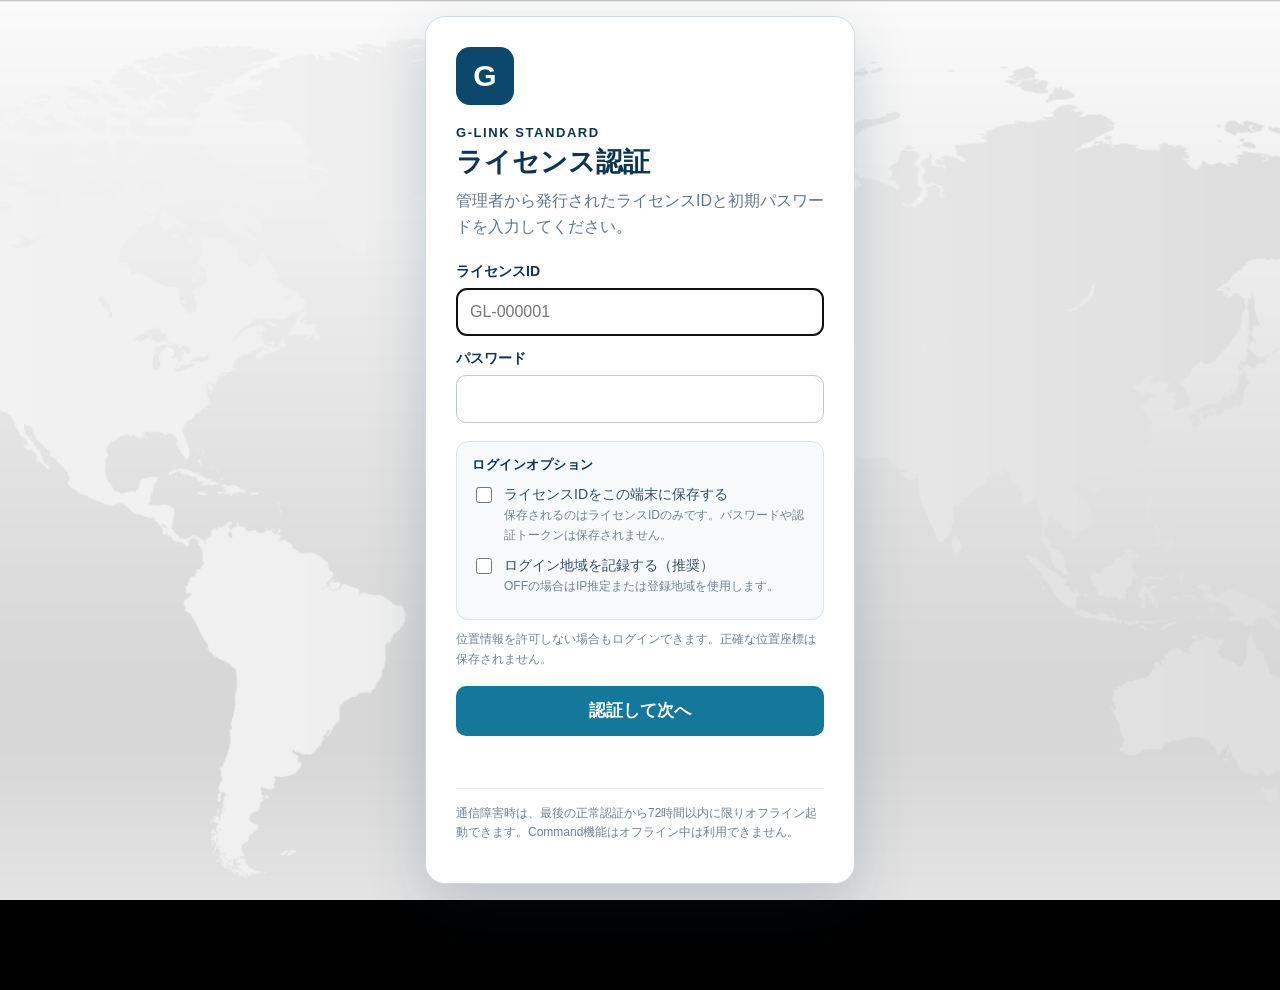
<file: index.html>
<!DOCTYPE html>
<html lang="ja">
<head>
  <meta charset="UTF-8" />
  <meta name="viewport" content="width=device-width, initial-scale=1.0" />
  <title>G-Link Standard 起動画面</title>
  <link rel="stylesheet" href="launcher.css?v=Build2026" />
  <link rel="stylesheet" href="license-auth.css?v=Build1445" />
</head>
<body>
  <main id="launcherStage" class="launcher-stage" aria-label="G-Link 起動画面">
    <img class="launcher-bg" src="launcher-bg.png" alt="G-Link 起動画面背景" />

    <section class="launcher-panel" aria-label="G-Link 初期設定">
      <header class="launcher-brand">
        <h1 class="brand-logo">G<span>-</span>Link</h1>
        <h2 class="brand-title">災害情報共有システム</h2>
        <p class="brand-subtitle">Disaster Information Sharing System</p>
        <div class="brand-line" aria-hidden="true"></div>
      </header>

      <section class="feature-list" aria-label="G-Link 機能概要">
        <article class="feature-item">
          <div class="feature-icon" aria-hidden="true">
            <svg viewBox="0 0 64 64" focusable="false">
              <path d="M32 52V37" />
              <path d="M22 52h20" />
              <path d="M24 34c-5-5-5-13 0-18" />
              <path d="M40 34c5-5 5-13 0-18" />
              <path d="M18 40c-11-11-11-29 0-40" transform="translate(6 8) scale(.75)" />
              <path d="M46 40c11-11 11-29 0-40" transform="translate(10 8) scale(.75)" />
              <circle cx="32" cy="24" r="6" />
            </svg>
          </div>
          <div class="feature-text">
            <h3>情報収集</h3>
            <p>多様な情報をリアルタイムに収集</p>
          </div>
        </article>

        <article class="feature-item">
          <div class="feature-icon" aria-hidden="true">
            <svg viewBox="0 0 64 64" focusable="false">
              <rect x="12" y="12" width="40" height="40" rx="2" />
              <path d="M25 12v40M38 12v40M12 25h40M12 38h40" />
            </svg>
          </div>
          <div class="feature-text">
            <h3>災害の可視化</h3>
            <p>グリッド図で災害状況をわかりやすく可視化</p>
          </div>
        </article>

        <article class="feature-item">
          <div class="feature-icon" aria-hidden="true">
            <svg viewBox="0 0 64 64" focusable="false">
              <circle cx="32" cy="22" r="9" />
              <path d="M18 52c2-10 9-16 14-16s12 6 14 16" />
              <path d="M14 52h36" />
            </svg>
          </div>
          <div class="feature-text">
            <h3>状況把握</h3>
            <p>現場の状況を正確に把握・分析</p>
          </div>
        </article>

        <article class="feature-item">
          <div class="feature-icon" aria-hidden="true">
            <svg viewBox="0 0 64 64" focusable="false">
              <path d="M25 39l14-14" />
              <path d="M26 18l5-5a12 12 0 0 1 17 17l-5 5" />
              <path d="M38 46l-5 5a12 12 0 0 1-17-17l5-5" />
            </svg>
          </div>
          <div class="feature-text">
            <h3>情報共有</h3>
            <p>必要な情報を関係機関と迅速に共有</p>
          </div>
        </article>
      </section>

      <div class="launcher-mode-select" aria-label="起動方法の選択">
        <button id="newProjectButton" class="launcher-mode-button new" type="button">新規</button>
        <button id="continueProjectButton" class="launcher-mode-button continue" type="button">継続</button>
      </div>

      <form id="launcherForm" class="launch-form launcher-slide-panel hidden" autocomplete="off">
        <div class="panel-title new-title">新しく作成</div>
        <div class="form-row">
          <label for="disasterName">災害名</label>
          <input
            id="disasterName"
            name="disasterName"
            type="text"
            placeholder="例：〇〇〇市大規模災害"
            maxlength="80"
            required
          />
        </div>

        <div class="form-row">
          <label for="createdUnit">作成部隊</label>
          <input
            id="createdUnit"
            name="createdUnit"
            type="text"
            placeholder="例：〇〇〇消防本部　指揮本部"
            maxlength="80"
            required
          />
        </div>

        <button id="startButton" class="start-button" type="submit">
          <span class="start-label">確　定</span>
          <span class="start-arrow" aria-hidden="true">›</span>
        </button>
      </form>

      <section id="continueProjectPanel" class="project-open-panel launcher-slide-panel hidden" aria-label="保存済みプロジェクト">
        <div class="project-open-heading">保存済みプロジェクト</div>
        <p class="project-open-lead">保存した .glink ファイルから、指揮本部モードを再開します。</p>
        <input id="glinkProjectInput" type="file" accept=".glink,application/json" hidden />
        <button id="glinkProjectButton" class="project-open-button" type="button">
          <span>📂 ファイルを選択</span>
        </button>
        <p id="glinkProjectStatus" class="project-open-status" aria-live="polite"></p>
      </section>
    </section>

    <footer class="launcher-footer">
      <span>G-Link Standard Version2026.11.22 Build1254</span>
      <span class="footer-separator">|</span>
      <span>© G-Link Disaster Information Sharing System</span>
    </footer>
  </main>

  <script src="launcher.js?v=Build1254"></script>
  <script src="license-auth.js?v=Build1445"></script>
</body>
</html>
</file>
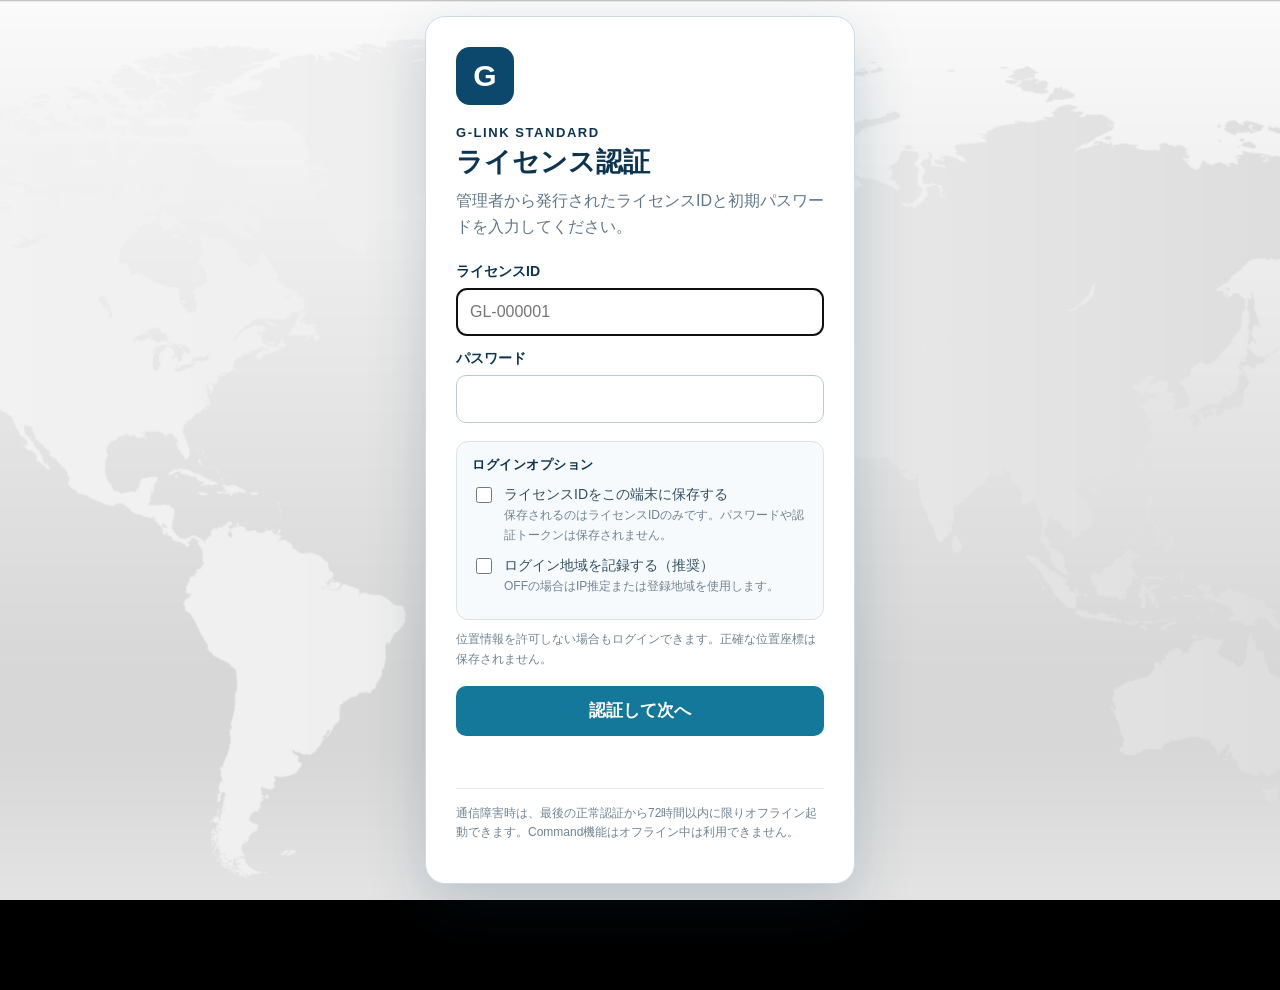
<file: fixed.html>
<!DOCTYPE html>
<html lang="ja">
<head>
  <meta charset="UTF-8">
  <meta name="viewport" content="width=device-width, initial-scale=1.0">
  <title>G-Link〈災害情報共有システム〉（固定表示モード）</title>
 
  <link rel="stylesheet" href="vendor/leaflet/leaflet.css">
  <link rel="stylesheet" href="fixed.css?v=Build1254">
  <link rel="stylesheet" href="license-auth.css?v=Build1445" />
</head>
 
<body>
 
  <div id="titleBar">
    <div class="titleMain"><span>G-Link〈災害情報共有システム〉</span><span>【指揮本部モード】</span></div>
 
    <div id="headerDataWrap" class="headerDataWrap" aria-label="指揮本部ヘッダー情報・座標情報">
      <div class="headerFields" aria-label="指揮本部ヘッダー情報">
        <label class="headerField headerDateField"><span class="fieldLabel dateLabel">年　月　日</span><input id="headerDateTime" type="text" readonly></label>
        <label class="headerField headerDisasterField"><span class="fieldLabel">災害名</span><input id="disasterName" type="text"></label>
        <label class="headerField headerUnitField"><span class="fieldLabel">作成部隊</span><input id="createdUnit" type="text"></label>
      </div>
 
      <div id="currentInfoPanel" class="currentInfoPanel" aria-label="現在位置情報">
        <div class="currentInfoItem coordInfoItem">
          <span class="currentInfoLabel">座標</span>
          <div class="coordValueBox">
            <div id="cursorLatDisplay">緯度：</div>
            <div id="cursorLngDisplay">経度：</div>
          </div>
        </div>
 
        <div class="currentInfoItem gridInfoItem">
          <span class="currentInfoLabel">グリッド番号</span>
          <div id="cursorGridDisplay" class="gridValueBox"></div>
        </div>
      </div>
    </div>
  </div>
<div id="sideToolbar">
    <button class="toolBtn" data-panel="searchPanel"><span>🔍</span><small>検索</small></button>
    <button class="toolBtn" data-panel="editToolPanel"><span>✏</span><small>編集</small></button>
    <button class="toolBtn" data-panel="measurePanel"><span>📐</span><small>計測</small></button>
    <button class="toolBtn" data-panel="trackPanel"><span>🛰</span><small>軌跡</small></button>
    <button class="toolBtn" data-panel="hazardPanel"><span>⚠</span><small>ハザード</small></button>
    <button class="toolBtn" data-panel="layerPanel"><span>🗂</span><small>レイヤ</small></button>
    <button class="toolBtn" data-panel="historyPanel"><span>📋</span><small>活動一覧</small></button>
    <button class="toolBtn" data-panel="vehiclePanel"><span>🚒</span><small>各種登録</small></button>
    <button class="toolBtn" id="openSaveCenterBtn" type="button"><span>📁</span><small>保存</small></button>
    <button class="toolBtn" data-panel="settingPanel"><span>⚙</span><small>設定</small></button>
    <button class="toolBtn" data-panel="sharePanel"><span>🔗</span><small>共有</small></button>
  </div>
 
  <div id="toolPanel">
    <div class="panelHeader">
      <span id="panelTitle">ツール</span>
      <button id="closeToolPanel">×</button>
    </div>
 
    <div class="panelBody">
 
      <div class="panelContent" id="searchPanel">
        <h3>検索</h3>
 
        <div class="searchBlock">
          <label>グリッド番号検索</label>
          <div class="searchRow">
            <input id="gridSearchInput" type="text" placeholder="例：A-3、D-12">
            <button id="gridSearchBtn">検索</button>
          </div>
        </div>
 
        <div class="searchBlock coordinateSearchBlock">
          <label>座標検索</label>
          <div class="coordinateSearchMode" role="group" aria-label="座標入力形式">
            <button type="button" id="coordModeDmsBtn" class="coordModeBtn active">度分秒</button>
            <button type="button" id="coordModeDecimalBtn" class="coordModeBtn">10進法</button>
          </div>

          <div id="coordDmsInputs" class="coordDmsInputs">
            <label class="coordInputLine">
              <span>緯度</span>
              <input id="coordLatDmsInput" class="coordMaskedInput" type="text" inputmode="numeric" autocomplete="off" value="00度00分00.00秒" aria-label="緯度 度分秒">
            </label>
            <label class="coordInputLine">
              <span>経度</span>
              <input id="coordLngDmsInput" class="coordMaskedInput" type="text" inputmode="numeric" autocomplete="off" value="000度00分00.00秒" aria-label="経度 度分秒">
            </label>
            <div class="searchHelp">数字のみ入力してください。緯度8桁、経度9桁で「度・分・秒」を自動表示します。</div>
          </div>

          <div id="coordDecimalInputs" class="coordDecimalInputs" hidden>
            <label class="coordInputLine">
              <span>緯度</span>
              <input id="coordLatDecimalInput" type="text" inputmode="decimal" placeholder="例：39.070094">
            </label>
            <label class="coordInputLine">
              <span>経度</span>
              <input id="coordLngDecimalInput" type="text" inputmode="decimal" placeholder="例：141.709600">
            </label>
          </div>

          <button id="coordSearchBtn" class="coordSearchAction">検索</button>
          <input id="coordSearchInput" type="hidden">
        </div>
 
        <div class="searchBlock">
          <label>名称・住所検索</label>
          <div class="searchRow">
            <input id="addressSearchInput" type="text" placeholder="例：大船渡消防署、大船渡市盛町宇津野沢15">
            <button id="addressSearchBtn">検索</button>
          </div>
          <div class="searchHelp">施設名称と住所を検索し、複数候補がある場合は選択して移動します。</div>
        </div>
 
        <div class="searchBlock">
          <label>災害番号検索</label>
          <div class="searchRow">
            <input id="incidentSearchInput" type="text" placeholder="例：火災001、救助3">
            <button id="incidentSearchBtn">検索</button>
          </div>
        </div>
      </div>
 
      <div class="panelContent" id="vehiclePanel">
        <h3>各種登録</h3>
        <div class="vehicleActionGrid" style="grid-template-columns:1fr 1fr;margin-bottom:12px">
          <button id="registrationVehicleTab" type="button" aria-pressed="true">部隊登録</button>
          <button id="registrationWaterTab" type="button" aria-pressed="false">水利登録</button>
        </div>
        <div id="registrationVehicleContent">
        <div class="vehicleNotice">CSV様式で部隊を登録します。登録内容はこのブラウザ内に一時保持し、ピン情報の出動部隊から選択できます。</div>
        <div class="vehicleActionGrid">
          <button id="vehicleTemplateBtn" type="button">部隊登録様式をダウンロード（CSV）</button>
          <button id="vehicleImportBtn" type="button">CSVを読み込む</button>
          <button id="vehicleExportBtn" type="button">現在の部隊登録をCSV出力</button>
        </div>
        <input id="vehicleCsvFileInput" type="file" accept=".csv,text/csv" hidden>
        <div id="vehicleImportStatus" class="vehicleImportStatus" aria-live="polite"></div>
        <div class="vehicleSearchBlock">
          <label for="vehicleSearchInput">車両検索</label>
          <input id="vehicleSearchInput" type="search" placeholder="都道府県・№・所属・管轄・車両で検索">
        </div>
        <div class="vehicleListHeader"><strong id="vehicleListCount">部隊登録 0台</strong></div>
        <div id="vehicleListTableWrap" class="vehicleListTableWrap"></div>
        </div>
        <div id="registrationWaterContent" hidden>
          <p class="vehicleNotice">CSVの全件を読み込み、災害活動エリア（赤枠）内の水利だけを縮尺1/20,000以上で表示します。CSVデータは保存されません。CSV様式に直接入力し、CSV UTF-8形式で保存して読み込んでください。</p>
          <div class="vehicleActionGrid">
            <button id="waterTemplateBtn" type="button">水利登録様式をダウンロード（CSV）</button>
            <button id="waterImportBtn" type="button">水利CSVを読み込む</button>
            <button id="waterClearBtn" type="button">読み込みデータを解除</button>
          </div>
          <input id="waterCsvFileInput" type="file" accept=".csv,text/csv" hidden>
          <div id="waterImportStatus" class="vehicleImportStatus" aria-live="polite">未読込</div>
          <p class="vehicleNotice">CSV列：種別、名称、口径、水量、緯度、経度、使用の有無。緯度・経度はWGS84の60進法（度分秒）が標準で、10進法にも対応します。読込ごとに全件置換します。</p>
        </div>
      </div>

      <div class="panelContent" id="editToolPanel">
        <h3>編集</h3>
 
        <div class="editBlock">
          <label>描画種類</label>
          <select id="drawType">
            <option value="none">選択してください</option>
            <option value="line">直線</option>
            <option value="polyline">折れ線</option>
            <option value="rectangle">四角形</option>
            <option value="circle">円</option>
            <option value="arrow">矢印</option>
            <option value="freehand">フリーハンド</option>
            <option value="text">テキスト</option>
          </select>
        </div>
 
        <div id="shapeToolSettings" class="shapeToolSettings" hidden>
        <div class="editBlock">
          <label>配色</label>
          <div class="colorPresetRow">
            <button class="colorPreset active" data-color="#e60000" style="background:#e60000;"></button>
            <button class="colorPreset" data-color="#0066ff" style="background:#0066ff;"></button>
            <button class="colorPreset" data-color="#16a34a" style="background:#16a34a;"></button>
            <button class="colorPreset" data-color="#facc15" style="background:#facc15;"></button>
            <button class="colorPreset" data-color="#f97316" style="background:#f97316;"></button>
            <button class="colorPreset" data-color="#9333ea" style="background:#9333ea;"></button>
            <button class="colorPreset" data-color="#111111" style="background:#111111;"></button>
            <button class="colorPreset whitePreset" data-color="#ffffff" style="background:#ffffff;"></button>
          </div>
 
          <div class="customColorRow">
            <span>任意色</span>
            <input id="drawColor" type="color" value="#e60000">
          </div>
        </div>
 
        <div class="editBlock">
          <label>線の太さ：<span id="lineWeightValue">4</span></label>
          <input id="lineWeight" type="range" min="1" max="10" value="4">
        </div>
 
        <div class="editBlock">
          <label>線種</label>
          <select id="lineStyle">
            <option value="solid">実線</option>
            <option value="dash">破線</option>
            <option value="dot">点線</option>
          </select>
        </div>
 
        <div class="editBlock">
          <label>透明度：<span id="lineOpacityValue">100</span>%</label>
          <input id="lineOpacity" type="range" min="10" max="100" value="100">
        </div>
 
        <div class="editBlock">
          <label>塗りつぶし</label>
          <select id="fillMode">
            <option value="none">なし</option>
            <option value="semi">半透明</option>
          </select>
        </div>
 

        </div>

        <div id="textToolSettings" class="textToolSettings" hidden>
          <div class="editBlock">
            <label for="textContentInput">テキスト</label>
            <textarea id="textContentInput" rows="3" maxlength="200" placeholder="例：第1前進指揮所"></textarea>
          </div>
          <div class="editBlock">
            <label>文字色</label>
            <input id="textColorInput" type="color" value="#e60000">
          </div>
          <div class="editBlock">
            <label>背景色</label>
            <div class="textBackgroundRow"><input id="textBackgroundEnabled" type="checkbox" checked><span>背景を表示</span><input id="textBackgroundColorInput" type="color" value="#ffffff"></div>
          </div>
          <div class="editBlock">
            <label>背景透明度：<span id="textBackgroundOpacityValue">100</span>%</label>
            <input id="textBackgroundOpacityInput" type="range" min="0" max="100" step="1" value="100">
          </div>
          <div class="editBlock">
            <label for="textFontFamilyInput">フォント</label>
            <select id="textFontFamilyInput">
              <option value="sans-serif">ゴシック体</option>
              <option value="serif">明朝体</option>
              <option value="rounded">丸ゴシック体</option>
            </select>
          </div>
          <div class="editBlock">
            <label>文字サイズ：<span id="textFontSizeValue">28</span>px</label>
            <input id="textFontSizeInput" type="range" min="12" max="96" step="1" value="28">
          </div>
          <div class="editBlock">
            <label class="textBoldRow"><input id="textBoldInput" type="checkbox" checked><span>太字</span></label>
          </div>
          <div class="editBlock">
            <label for="textOrientationInput">文字方向</label>
            <select id="textOrientationInput"><option value="horizontal">横</option><option value="vertical">縦</option></select>
          </div>
          <div class="editBlock">
            <label>枠の横幅：<span id="textBoxWidthValue">240</span>px</label>
            <input id="textBoxWidthInput" type="range" min="60" max="900" step="10" value="240">
          </div>
          <div class="editBlock">
            <label>枠の縦幅：<span id="textBoxHeightValue">80</span>px</label>
            <input id="textBoxHeightInput" type="range" min="30" max="600" step="10" value="80">
          </div>
          <div class="textToolHelp">設定後、地図上をクリックして配置します。配置後はドラッグで移動、クリックで再編集できます。選択後は枠の四隅・四辺中央をドラッグして横幅・縦幅を変更できます。</div>
          <button id="clearTextsBtn" class="dangerButton" type="button">テキストを全削除</button>
        </div>

        <div id="shapeManagementSettings" class="editBlock" hidden>
          <label>管理</label>
          <button id="clearDrawingsBtn" class="dangerButton">図形を全削除</button>
        </div>
 
        <div class="editStatus">
          現在の設定：<br>
          <span id="drawStatusText">直線・赤・太さ4・実線</span>
        </div>
      </div>
 
      <div class="panelContent" id="measurePanel">
        <h3>計測</h3>
 
        <div class="measureModeBox">
          <button id="measureModeBtn" class="measureModeBtn" type="button">📏 計測モード開始</button>
          <button id="measureModeEndBtn" class="measureModeEndBtn" type="button">計測終了</button>
        </div>
 
        <div class="measureBlock">
          <label>計測方法</label>
          <select id="measureDrawType">
            <option value="none">選択してください</option>
            <option value="polyline">折れ線（面積）</option>
            <option value="freehand">フリーハンド（面積）</option>
            <option value="distance">直線距離（2点間）</option>
          </select>
          <div class="measureHelp">面積は従来どおり操作します。直線距離は地図上で始点・終点をクリックします。保存・共有はされません。</div>
        </div>
 
        <div class="measureBlock">
          <label>線色</label>
          <div class="colorPresetRow measureColorPresetRow">
            <button class="measureLinePreset active" data-color="#7e22ce" style="background:#7e22ce;"></button>
            <button class="measureLinePreset" data-color="#e60000" style="background:#e60000;"></button>
            <button class="measureLinePreset" data-color="#0066ff" style="background:#0066ff;"></button>
            <button class="measureLinePreset" data-color="#16a34a" style="background:#16a34a;"></button>
            <button class="measureLinePreset" data-color="#facc15" style="background:#facc15;"></button>
            <button class="measureLinePreset" data-color="#f97316" style="background:#f97316;"></button>
            <button class="measureLinePreset" data-color="#111111" style="background:#111111;"></button>
            <button class="measureLinePreset whitePreset" data-color="#ffffff" style="background:#ffffff;"></button>
          </div>
          <div class="customColorRow">
            <span>任意色</span>
            <input id="measureLineColor" type="color" value="#7e22ce">
          </div>
        </div>
 
        <div class="measureBlock">
          <label>塗りつぶし色</label>
          <div class="colorPresetRow measureColorPresetRow">
            <button class="measureFillPreset active" data-color="#a855f7" style="background:#a855f7;"></button>
            <button class="measureFillPreset" data-color="#fca5a5" style="background:#fca5a5;"></button>
            <button class="measureFillPreset" data-color="#93c5fd" style="background:#93c5fd;"></button>
            <button class="measureFillPreset" data-color="#86efac" style="background:#86efac;"></button>
            <button class="measureFillPreset" data-color="#fde047" style="background:#fde047;"></button>
            <button class="measureFillPreset" data-color="#fdba74" style="background:#fdba74;"></button>
            <button class="measureFillPreset" data-color="#9ca3af" style="background:#9ca3af;"></button>
            <button class="measureFillPreset whitePreset" data-color="#ffffff" style="background:#ffffff;"></button>
          </div>
          <div class="customColorRow">
            <span>任意色</span>
            <input id="measureFillColor" type="color" value="#a855f7">
          </div>
        </div>
 
        <div class="measureBlock">
          <label>線の太さ：<span id="measureWeightValue">3</span></label>
          <input id="measureWeight" type="range" min="1" max="10" value="3">
        </div>
 
        <div class="measureBlock">
          <label>透明度：<span id="measureOpacityValue">35</span>%</label>
          <input id="measureOpacity" type="range" min="5" max="80" value="35">
        </div>
 
        <div class="measureBlock">
          <button id="clearLastMeasureBtn" class="secondaryButton" type="button">最後の計測を削除</button>
          <button id="clearAllMeasureBtn" class="dangerButton" type="button">すべての計測を削除</button>
        </div>
 
        <div class="measureStatus">
          現在の計測：<br>
          <span id="measureStatusText">未選択</span>
        </div>
 
        <div id="distanceMeasureResults" class="distanceMeasureResults" aria-live="polite" hidden></div>
        <div class="measureListTitle">面積・範囲一覧（個別）</div>
        <div id="measureList" class="measureList">
          <p class="emptyMeasure">計測図形はありません。</p>
        </div>
      </div>
 

      <div class="panelContent" id="trackPanel">
        <h3>軌跡</h3>
        <div class="trackNotice">
          ドローン等のGPXファイルを選択して「確定」を押すと、飛行軌跡を地図上に表示します。
        </div>
        <div class="trackBlock">
          <label for="gpxFileInput">GPXファイル選択</label>
          <input id="gpxFileInput" class="gpxFileInput" type="file" accept=".gpx,application/gpx+xml,application/xml,text/xml">
          <div class="trackHint">対応形式：.gpx（trkpt または rtept を含むファイル）</div>
        </div>
        <div class="trackBlock">
          <label>軌跡線色</label>
          <div class="colorPresetRow trackColorPresetRow">
            <button class="trackColorPreset active" data-color="#facc15" style="background:#facc15;"></button>
            <button class="trackColorPreset" data-color="#e60000" style="background:#e60000;"></button>
            <button class="trackColorPreset" data-color="#0066ff" style="background:#0066ff;"></button>
            <button class="trackColorPreset" data-color="#16a34a" style="background:#16a34a;"></button>
            <button class="trackColorPreset" data-color="#f97316" style="background:#f97316;"></button>
            <button class="trackColorPreset" data-color="#111111" style="background:#111111;"></button>
            <button class="trackColorPreset whitePreset" data-color="#ffffff" style="background:#ffffff;"></button>
          </div>
          <div class="customColorRow">
            <span>任意色</span>
            <input id="trackColor" type="color" value="#facc15">
          </div>
        </div>
        <div class="trackBlock">
          <label>線の太さ：<span id="trackWeightValue">5</span></label>
          <input id="trackWeight" type="range" min="1" max="12" value="5">
        </div>
        <div class="trackButtonRow">
          <button id="applyGpxTrackBtn" type="button">確定</button>
          <button id="clearGpxTrackBtn" type="button" class="dangerButton">軌跡を削除</button>
        </div>
        <div class="trackStatus">
          現在の軌跡：<br>
          <span id="trackStatusText">未読込</span>
        </div>
        <div id="trackItemList" class="trackItemList">
          <p class="emptyTrackItem">軌跡はありません。</p>
        </div>
      </div>



      <div class="panelContent" id="hazardPanel">
        <h3>ハザード</h3>
        <p class="hazardIntro">ハザードマップポータルサイトの公開タイルを地図へ重ねて表示します。</p>
        <div class="hazardCategoryGrid" role="group" aria-label="ハザード選択">
          <div class="hazardCategoryBlock">
            <button id="hazardFloodBtn" class="hazardCategoryBtn" type="button" aria-pressed="false"><span class="hazardCategoryIcon">🌊</span><strong>洪水・内水</strong><small>まとめて表示／非表示</small></button>
            <div class="hazardDetailList" aria-label="洪水・内水の詳細選択">
              <label><input id="hazardFloodDetail" type="checkbox"> 洪水浸水想定区域</label>
              <label><input id="hazardInlandDetail" type="checkbox"> 内水浸水想定区域</label>
            </div>
          </div>
          <div class="hazardCategoryBlock">
            <button id="hazardLandslideBtn" class="hazardCategoryBtn" type="button" aria-pressed="false"><span class="hazardCategoryIcon">⛰</span><strong>土砂災害</strong><small>まとめて表示／非表示</small></button>
            <div class="hazardDetailList" aria-label="土砂災害の詳細選択">
              <label><input id="hazardDebrisDetail" type="checkbox"> 土石流</label>
              <label><input id="hazardSlopeDetail" type="checkbox"> 急傾斜地の崩壊</label>
              <label><input id="hazardLandslideDetail" type="checkbox"> 地すべり</label>
            </div>
          </div>
          <button id="hazardTsunamiBtn" class="hazardCategoryBtn" type="button" aria-pressed="false"><span class="hazardCategoryIcon">🌊</span><strong>津波</strong><small>津波浸水想定</small></button>
        </div>
        <div class="hazardOpacityBlock">
          <label for="hazardOpacityRange">ハザード透明度：<span id="hazardOpacityValue">60</span>%</label>
          <input id="hazardOpacityRange" type="range" min="10" max="100" step="5" value="60">
        </div>
        <label class="hazardLegendToggle"><input id="hazardLegendVisible" type="checkbox" checked> 凡例バナーを表示</label>
        <div id="hazardStatusText" class="hazardStatusText">ハザードは選択されていません。</div>
        <div class="hazardNotice">対象地域に公開データがない場合は、選択しても着色されません。詳細は各自治体のハザードマップも確認してください。</div>
        <a class="hazardSourceLink" href="https://disaportal.gsi.go.jp/" target="_blank" rel="noopener noreferrer">出典：ハザードマップポータルサイト</a>
      </div>

      <div class="panelContent" id="layerPanel">
        <h3>レイヤ</h3>
        <p class="layerIntro">チェックを外すと一時的に非表示になります。データは削除されません。</p>
        <div class="layerList" role="group" aria-label="地図レイヤ表示設定">
          <label class="layerToggleRow"><input id="layerGridVisible" type="checkbox" checked><span class="layerIcon">▦</span><span class="layerName">グリッド</span></label>
          <div class="layerGroupBlock">
            <div class="layerToggleRow layerParentRow">
              <input id="layerPinsVisible" type="checkbox" checked aria-label="災害情報を表示">
              <span class="layerIcon">📍</span>
              <label class="layerName layerParentName" for="layerPinsVisible">災害情報</label>
              <span id="layerPinsCount" class="layerCount">0</span>
              <button id="layerPinsAccordionBtn" class="layerAccordionBtn" type="button" aria-expanded="false" aria-controls="layerPinsDetails" aria-label="災害情報の詳細を開く">▼</button>
            </div>
            <div id="layerPinsDetails" class="layerSubsection" hidden>
              <div class="layerSubheading">種別</div>
              <label class="layerSubToggle"><input id="layerPinFireVisible" type="checkbox" checked><span class="layerTypeDot layerTypeFire"></span><span>火災</span><span id="layerPinFireCount" class="layerCount">0</span></label>
              <label class="layerSubToggle"><input id="layerPinRescueVisible" type="checkbox" checked><span class="layerTypeDot layerTypeRescue"></span><span>救助</span><span id="layerPinRescueCount" class="layerCount">0</span></label>
              <label class="layerSubToggle"><input id="layerPinEmergencyVisible" type="checkbox" checked><span class="layerTypeDot layerTypeEmergency"></span><span>救急</span><span id="layerPinEmergencyCount" class="layerCount">0</span></label>
              <label class="layerSubToggle"><input id="layerPinOtherVisible" type="checkbox" checked><span class="layerTypeDot layerTypeOther"></span><span>その他</span><span id="layerPinOtherCount" class="layerCount">0</span></label>
              <div class="layerSubheading layerStatusHeading">活動状態</div>
              <label class="layerSubToggle"><input id="layerPinUnassignedVisible" type="checkbox" checked><span class="layerStatusMark layerStatusUnassigned">●</span><span>未対応</span><span id="layerPinUnassignedCount" class="layerCount">0</span></label>
              <label class="layerSubToggle"><input id="layerPinActiveVisible" type="checkbox" checked><span class="layerStatusMark">●</span><span>活動中</span><span id="layerPinActiveCount" class="layerCount">0</span></label>
              <label class="layerSubToggle"><input id="layerPinCompletedVisible" type="checkbox" checked><span class="layerStatusMark layerStatusCompleted">●</span><span>活動完了</span><span id="layerPinCompletedCount" class="layerCount">0</span></label>
            </div>
          </div>
          <label class="layerToggleRow"><input id="layerGridFillVisible" type="checkbox" checked><span class="layerIcon">▦</span><span class="layerName">マス着色</span><span id="layerGridFillCount" class="layerCount">0</span></label>
          <div class="layerGroupBlock">
            <div class="layerToggleRow layerParentRow">
              <input id="layerDrawingsVisible" type="checkbox" checked aria-label="図形を表示">
              <span class="layerIcon">⬡</span><label class="layerName layerParentName" for="layerDrawingsVisible">図形</label>
              <span id="layerDrawingsCount" class="layerCount">0</span>
              <button id="layerDrawingsAccordionBtn" class="layerAccordionBtn" type="button" aria-expanded="false" aria-controls="layerDrawingsDetails" aria-label="図形の詳細を開く">▼</button>
            </div>
            <div id="layerDrawingsDetails" class="layerSubsection" hidden>
              <div class="layerSubheading">図形の種類</div>
              <label class="layerSubToggle"><input id="layerDrawingLineVisible" type="checkbox" checked><span>直線</span><span id="layerDrawingLineCount" class="layerCount">0</span></label>
              <label class="layerSubToggle"><input id="layerDrawingPolylineVisible" type="checkbox" checked><span>折れ線</span><span id="layerDrawingPolylineCount" class="layerCount">0</span></label>
              <label class="layerSubToggle"><input id="layerDrawingRectangleVisible" type="checkbox" checked><span>四角形</span><span id="layerDrawingRectangleCount" class="layerCount">0</span></label>
              <label class="layerSubToggle"><input id="layerDrawingCircleVisible" type="checkbox" checked><span>円</span><span id="layerDrawingCircleCount" class="layerCount">0</span></label>
              <label class="layerSubToggle"><input id="layerDrawingArrowVisible" type="checkbox" checked><span>矢印</span><span id="layerDrawingArrowCount" class="layerCount">0</span></label>
              <label class="layerSubToggle"><input id="layerDrawingFreehandVisible" type="checkbox" checked><span>フリーハンド</span><span id="layerDrawingFreehandCount" class="layerCount">0</span></label>
            </div>
          </div>
          <div class="layerGroupBlock">
            <div class="layerToggleRow layerParentRow">
              <input id="waterLayerVisible" type="checkbox" checked aria-label="水利を表示">
              <span class="layerIcon">💧</span><label class="layerName layerParentName" for="waterLayerVisible">水利</label>
              <span id="waterLayerCount" class="layerCount">0</span>
              <button id="waterLayerAccordionBtn" class="layerAccordionBtn" type="button" aria-expanded="false" aria-controls="waterLayerDetails" aria-label="水利の詳細を開く">▼</button>
            </div>
            <div id="waterLayerDetails" class="layerSubsection" hidden>
              <label class="layerSubToggle"><input id="waterHydrantVisible" type="checkbox" checked><span style="color:#db2029">●</span><span>消火栓</span></label>
              <label class="layerSubToggle"><input id="waterTankVisible" type="checkbox" checked><span style="color:#1246b4">●</span><span>防火水槽</span></label>
              <label class="layerSubToggle"><input id="waterNaturalVisible" type="checkbox" checked><span style="color:#16843a">●</span><span>自然水利</span></label>
              <label class="layerSubToggle"><input id="waterAvailableVisible" type="checkbox" checked><span style="color:#16843a">●</span><span>使用可</span></label>
              <label class="layerSubToggle"><input id="waterUnavailableVisible" type="checkbox" checked><span style="color:#171717">●</span><span>使用不能</span></label>
            </div>
          </div>
          <label class="layerToggleRow"><input id="layerTextsVisible" type="checkbox" checked><span class="layerIcon">T</span><span class="layerName">テキスト</span><span id="layerTextsCount" class="layerCount">0</span></label>
          <div class="layerGroupBlock">
            <div class="layerToggleRow layerParentRow">
              <input id="layerMeasurementsVisible" type="checkbox" checked aria-label="計測を表示">
              <span class="layerIcon">📐</span><label class="layerName layerParentName" for="layerMeasurementsVisible">計測</label>
              <span id="layerMeasurementsCount" class="layerCount">0</span>
              <button id="layerMeasurementsAccordionBtn" class="layerAccordionBtn" type="button" aria-expanded="false" aria-controls="layerMeasurementsDetails" aria-label="計測の詳細を開く">▼</button>
            </div>
            <div id="layerMeasurementsDetails" class="layerSubsection" hidden>
              <div class="layerSubheading">面積図形</div>
              <div id="layerMeasurementItemList" class="layerDynamicList"><p class="layerDynamicEmpty">面積図形はありません。</p></div>
            </div>
          </div>
          <div class="layerGroupBlock">
            <div class="layerToggleRow layerParentRow">
              <input id="layerTracksVisible" type="checkbox" checked aria-label="軌跡を表示">
              <span class="layerIcon">🛰</span><label class="layerName layerParentName" for="layerTracksVisible">軌跡</label>
              <span id="layerTracksCount" class="layerCount">0</span>
              <button id="layerTracksAccordionBtn" class="layerAccordionBtn" type="button" aria-expanded="false" aria-controls="layerTracksDetails" aria-label="軌跡の詳細を開く">▼</button>
            </div>
            <div id="layerTracksDetails" class="layerSubsection" hidden>
              <div class="layerSubheading">GPX軌跡</div>
              <div id="layerTrackItemList" class="layerDynamicList"><p class="layerDynamicEmpty">軌跡はありません。</p></div>
            </div>
          </div>
        </div>
        <button id="showAllLayersBtn" class="secondaryButton layerShowAllBtn" type="button">すべて表示</button>
        <div class="layerNote">PDF・PNGには、現在表示しているレイヤだけが反映されます。CSV・.glinkには非表示の災害データも保存されます。水利CSVは保存対象外です。</div>
      </div>

      <div class="panelContent" id="historyPanel">
        <h3>活動一覧</h3>
        <div class="historyNote">
          未対応・活動中・活動完了の全事案を表示します。未対応は出動部隊が未入力の事案です。
        </div>
        <div id="activityHistoryList">
          <p class="emptyHistory">活動情報はありません。</p>
        </div>
      </div>
 
      <div class="panelContent" id="settingPanel">
        <h3>設定</h3>
 
        <div class="settingMenuTabs">
          <button type="button" id="openGridSettingBtn" class="settingMenuTab active">グリッド編集</button>
          <button type="button" id="openMapTypeSettingBtn" class="settingMenuTab">地図種類</button>
          <button type="button" id="openCoordinateSettingBtn" class="settingMenuTab">座標種類</button>
          <button type="button" id="reconfigureDisasterAreaBtn" class="settingMenuTab">災害エリアを再設定</button>
          <button type="button" id="openGridFillBtn" class="settingMenuTab">マス着色設定</button>
        </div>
 
        <div id="gridFillSection" class="settingSubSection">
          <p class="settingHelp">色と選択方法を選び、地図をクリックするだけで反映します。地図の移動はドラッグで行えます。</p>
          <div class="settingBlock"><label for="gridFillColor">着色する色</label><input id="gridFillColor" type="color" value="#ff3300"></div>
          <div class="settingBlock"><label for="gridFillOpacity">濃さ：<span id="gridFillOpacityText">30</span>%</label><input id="gridFillOpacity" type="range" min="5" max="80" value="30"></div>
          <div class="settingBlock"><label for="gridFillSelection">選択方法</label><select id="gridFillSelection"><option value="">選択方法を選んで開始</option><option value="single">1マスずつ</option><option value="range">対角2マス（四角い範囲）</option><option value="corners">四隅4マス（4点で囲む範囲）</option></select></div>
          <p id="gridFillStatus" role="status">選択なし</p>
          <button id="gridFillUndo" type="button" class="secondaryButton">1操作戻す</button>
          <button id="gridFillEnd" type="button" class="secondaryButton" style="background:#dc2626;color:#fff;border-color:#dc2626;">選択を終了</button>
          <label><input id="gridFillVisible" type="checkbox" checked>マス着色を表示</label>
          <p class="settingHelp">試験版：1回最大500マス、全体最大2000マス。グリッド幅を変更すると元の着色範囲に重なるマスへ引き継ぎます。</p>
          <div id="gridFillLegend"></div>
        </div>
        <div id="gridSettingSection" class="settingSubSection active">
          <div class="settingBlock">
            <label for="fixedGridSizeSelect">グリッド幅</label>
            <select id="fixedGridSizeSelect" class="settingSelect settingGridWidthSelect">
              <option value="0">なし</option>
              <option value="5">5m</option>
              <option value="10">10m</option>
              <option value="50">50m</option>
              <option value="100">100m</option>
              <option value="200">200m</option>
              <option value="300">300m</option>
              <option value="500">500m</option>
              <option value="1000">1000m</option>
            </select>
          </div>

          <div class="settingBlock">
            <label>グリッド線色</label>
            <div class="customColorRow">
              <span>任意色</span>
              <input id="gridLineColor" type="color" value="#888888">
            </div>
          </div>
 
          <div class="settingBlock">
            <label>グリッド線の濃さ：<span id="gridLineOpacityValue">50</span>%</label>
            <input id="gridLineOpacity" type="range" min="10" max="100" value="50">
          </div>
 
          <div class="settingBlock">
            <label>グリッド線の太さ：<span id="gridLineWeightValue">1</span></label>
            <input id="gridLineWeight" type="range" min="1" max="4" value="1">
          </div>
 
          <div class="settingBlock">
            <button id="resetGridLineStyle" class="secondaryButton">標準設定に戻す</button>
          </div>
 
          <div class="settingStatus">
            現在のグリッド線：<br>
            <span id="gridLineStatusText">色 #888888・濃さ50%・太さ1</span>
          </div>
        </div>
 
        <div id="mapTypeSettingSection" class="settingSubSection">
          <div class="settingBlock">
            <label>地図種類</label>
            <select id="fixedMapType">
              <option value="pale">淡色地図</option>
              <option value="std">標準地図</option>
              <option value="photo">写真</option>
              <option value="relief">色別標高図</option>
              <option value="hillshade">陰影起伏図</option>
            </select>
            <div class="settingHelp">起動ページと同じ地図種類を、指揮本部モードでも切り替えできます。</div>
          </div>
 
          <div class="settingStatus">
            現在の地図：<br>
            <span id="mapTypeStatusText">淡色地図</span>
          </div>
        </div>
        <div id="coordinateSettingSection" class="settingSubSection">
          <div class="settingBlock">
            <label>座標種類</label>
            <select id="coordinateTypeSelect">
              <option value="dms">緯度・経度（60進法）</option>
              <option value="decimal">緯度・経度（10進法）</option>
            </select>
            <div class="settingHelp">上部の座標表示、ピン情報、活動履歴などの座標表示に反映されます。内部データは10進法で保持します。</div>
          </div>
 
          <div class="settingStatus">
            現在の座標種類：<br>
            <span id="coordinateTypeStatusText">緯度・経度（60進法）</span>
          </div>
        </div>


      </div>

      <div class="panelContent" id="sharePanel">
        <h3>共有</h3>

        <div class="shareNotice liveShareNotice">
          指揮本部モードの最新情報を、固定URLの現場閲覧モードへ共有します。<br>
          共有IDはシステム内部で管理され、利用者には表示されません。
        </div>

        <div class="shareBlock liveShareControlBlock">
          <div class="liveShareStateRow">
            <span id="liveShareStateBadge" class="liveShareStateBadge isStopped">停止中</span>
            <span id="liveShareUpdatedAt" class="liveShareUpdatedAt">ライブ共有は開始されていません。</span>
          </div>
          <label id="liveAutoSendRow" class="liveAutoSendRow" hidden>
            <input id="liveAutoSendCheckbox" type="checkbox">
            <span><strong>自動送信</strong><small>変更がある場合のみ、選択した間隔で送信</small></span>
          </label>
          <div id="liveAutoSendSettings" hidden>
            <label for="liveAutoSendInterval">送信間隔</label>
            <select id="liveAutoSendInterval" disabled>
              <option value="">選択してください</option>
              <option value="10">10秒</option><option value="30">30秒</option><option value="60">60秒</option>
            </select>
          </div>
          <dialog id="liveAutoSendWarning" aria-labelledby="liveAutoSendWarningTitle" style="max-width:420px;border:1px solid #cbd5e1;border-radius:12px;padding:20px;">
            <h3 id="liveAutoSendWarningTitle">自動送信の確認</h3>
            <p id="liveAutoSendWarningText"></p>
            <div><button id="liveAutoSendWarningOk" type="button">OK</button> <button id="liveAutoSendWarningCancel" type="button">キャンセル</button></div>
          </dialog>
          <div id="liveShareMetrics" class="liveShareMetrics" hidden>
            <div><span>最終送信</span><strong id="liveLastSentAt">-</strong></div>
            <div><span>最終受信</span><strong id="liveLastReceivedAt">-</strong></div>
            <div><span>閲覧端末（直近15分・概数）</span><strong id="liveViewerCount">未確認</strong></div>
          </div>
          <button id="refreshLiveMetricsBtn" type="button" class="secondaryButton" hidden>閲覧状況を確認</button>
          <p id="liveMetricsCheckedAt" aria-live="polite" hidden>未確認（手動で確認してください）</p>
          <button id="startLiveShareBtn" type="button" class="primaryButton liveShareStartBtn">ライブ共有を開始</button>
          <button id="updateLiveShareBtn" type="button" class="secondaryButton liveShareUpdateBtn" hidden>最新情報を今すぐ送信</button>
          <button id="stopLiveShareBtn" type="button" class="secondaryButton liveShareStopBtn" hidden>ライブ共有を停止</button>
          <button id="endLiveShareBtn" type="button" class="secondaryButton liveShareStopBtn" hidden>共有を完全終了</button>
          <div id="shareCopyStatus" class="shareCopyStatus" aria-live="polite"></div>
        </div>

        <div id="liveShareOutput" class="liveShareOutput" hidden>
          <div class="shareBlock">
            <label for="shareUrlInput">ライブ共有URL</label>
            <div class="shareUrlRow">
              <input id="shareUrlInput" type="text" readonly>
              <button id="copyShareUrlBtn" type="button">コピー</button>
            </div>
          </div>

          <div class="shareBlock">
            <label>QRコード</label>
            <div id="shareQrBox" class="shareQrBox">
              <div id="shareQrCode" class="shareQrCode"></div>
            </div>
            <div class="shareButtonRow">
              <button id="saveShareQrBtn" type="button" class="secondaryButton shareSaveQrBtn">QR画像を保存</button>
              <button id="openViewerBtn" type="button" class="secondaryButton shareOpenViewerBtn">Viewerを開く</button>
            </div>
          </div>
        </div>

      </div>
 
    </div>
  </div>
 
  <div id="mapContainer">
    <div id="map"></div>
    <div id="hazardLegendDock" class="hazardLegendDock" aria-live="polite">
      <section id="hazardFloodLegend" class="hazardLegendBanner" hidden>
        <div class="hazardLegendHeader"><span>洪水・内水　浸水深</span><button class="hazardLegendClose" type="button" aria-label="洪水・内水凡例を閉じる">×</button></div>
        <div class="depthLegendRow depth20"><strong>20m～</strong></div>
        <div class="depthLegendRow depth10"><strong>10～20m</strong></div>
        <div class="depthLegendRow depth5"><strong>5～10m</strong><small>2階の屋根以上が浸水する</small></div>
        <div class="depthLegendRow depth3"><strong>3～5m</strong><small>2階部分まで浸水する程度</small></div>
        <div class="depthLegendRow depth05"><strong>0.5～3m</strong><small>1階天井まで浸水する程度</small></div>
        <div class="depthLegendRow depth0"><strong>0～0.5m</strong><small>大人の膝までつかる程度</small></div>
      </section>
      <section id="hazardLandslideLegend" class="hazardLegendBanner landslideLegend" hidden>
        <div class="hazardLegendHeader"><span>土砂災害</span><button class="hazardLegendClose" type="button" aria-label="土砂災害凡例を閉じる">×</button></div>
        <div class="hazardLegendItem"><i class="hazardSwatch sedimentSpecial"></i><span>土砂災害特別警戒区域</span></div>
        <div class="hazardLegendItem"><i class="hazardSwatch sedimentWarning"></i><span>土砂災害警戒区域（土石流）</span></div>
        <div class="hazardLegendItem"><i class="hazardSwatch slopeWarning"></i><span>急傾斜地の崩壊</span></div>
        <div class="hazardLegendItem"><i class="hazardSwatch landslideWarning"></i><span>地すべり</span></div>
      </section>
      <section id="hazardTsunamiLegend" class="hazardLegendBanner" hidden>
        <div class="hazardLegendHeader"><span>津波　浸水深</span><button class="hazardLegendClose" type="button" aria-label="津波凡例を閉じる">×</button></div>
        <div class="depthLegendRow depth20"><strong>20m～</strong></div>
        <div class="depthLegendRow depth10"><strong>10～20m</strong></div>
        <div class="depthLegendRow depth5"><strong>5～10m</strong></div>
        <div class="depthLegendRow depth3"><strong>3～5m</strong></div>
        <div class="depthLegendRow depth05"><strong>0.5～3m</strong></div>
        <div class="depthLegendRow depth0"><strong>0～0.5m</strong></div>
      </section>
    </div>
    <div id="hazardMapAttribution" class="hazardMapAttribution" hidden>出典：ハザードマップポータルサイト</div>

    <div id="gridOverlay"></div>
 
 
  </div>
 
  <div id="measureSummaryBanner" class="measureSummaryBanner is-hidden" aria-hidden="true">
    <div class="measureSummaryHeader">
      <div class="measureSummaryHeaderTitle">計測結果</div>
      <div class="measureSummaryHeaderActions">
        <div class="measureSummaryHeaderCount">図形数：<strong><span id="measureShapeCount">0</span></strong> 個</div>
        <button id="measureSummaryCloseBtn" class="measureSummaryCloseBtn" type="button" aria-label="計測結果を閉じる" title="計測結果を閉じる">×</button>
      </div>
    </div>
 
    <div class="measureSummaryBlock totalBlock">
      <div class="measureSummaryIcon">📐</div>
      <div>
        <div class="measureSummaryTitle">面積（合計）</div>
        <div class="measureSummaryMain"><span id="measureTotalAreaM2">0</span> ㎡</div>
        <div class="measureSummarySub"><span id="measureTotalAreaHa">0.000</span> ha</div>
      </div>
    </div>
 
    <div class="measureSummaryBlock totalBlock">
      <div class="measureSummaryIcon">▦</div>
      <div>
        <div class="measureSummaryTitle">範囲（グリッド合計）</div>
        <div class="measureSummaryLine">総グリッド数：<strong id="measureTotalGridCount">0</strong> グリッド</div>
        <div class="measureSummaryLine">概算面積：<strong id="measureGridAreaM2">0</strong> ㎡</div>
        <div class="measureSummaryLine">概算面積：<strong id="measureGridAreaHa">0.000</strong> ha</div>
        <div class="measureSummaryLine">グリッド：<strong id="measureGridSpan">横0 × 縦0</strong></div>
      </div>
    </div>
 
    <div class="measureIndividualTitle">個別</div>
    <div id="measureIndividualCards" class="measureIndividualCards">
      <div class="measureIndividualEmpty">計測図形はありません。</div>
    </div>
  </div>
 
  <div id="pinContextMenu">
    <button id="completePinBtn">活動完了</button>
    <button id="deletePinBtn">削除</button>
    <button id="cancelPinMenuBtn">キャンセル</button>
  </div>
 
  <div id="historyContextMenu">
    <button id="editHistoryBtn">編集</button>
    <button id="cancelHistoryCaseBtn">事案取消し</button>
    <button id="closeHistoryMenuBtn">閉じる</button>
  </div>
 
  <div id="editPanel">
    <h3>ピン情報</h3>
 
    <label>種別</label>
    <select id="pinType">
      <option value="fire">火災</option>
      <option value="rescue">救助</option>
      <option value="emergency">救急</option>
      <option value="other">その他</option>
    </select>
 
    <label>座標</label>
    <div class="pinCoordinateRow"><input id="pinLatLng" aria-label="ピン座標"><button id="pinCoordinateEditBtn" type="button">修正</button></div>
 
    <label for="pinMgrs10">UTM番号（MGRS・10m）</label>
    <div class="pinCoordinateRow"><input id="pinMgrs10" type="text" autocomplete="off" spellcheck="false" aria-label="UTM番号（MGRS・10m）"><button id="pinMgrs10Apply" type="button">修正</button></div>
    <div id="pinMgrs10Error" role="alert" style="display:none;color:#b91c1c;font-size:12px;margin-top:3px"></div>

    <label>グリッド番号</label>
    <input id="gridNo" type="text" placeholder="例：A-1">

    <label>災害番号</label>
    <input id="incidentNo" type="text">
 
    <label>災害地区</label>
    <input id="disasterArea" type="text" lang="ja" inputmode="text">
 
    <label>概要</label>
    <textarea id="summary" rows="4" lang="ja" inputmode="text" placeholder="災害概要を入力してください"></textarea>
 
    <label>出動部隊</label>
    <button id="selectVehiclesBtn" type="button" class="selectVehiclesBtn">車両を選択</button>
    <div id="selectedVehiclesSummary" class="selectedVehiclesSummary">選択車両なし</div>
    <label class="subFieldLabel" for="units">その他の部隊（自由入力）</label>
    <input id="units" type="text" lang="ja" inputmode="text" placeholder="CSVにない部隊等を入力">
 
    <label>傷病者人数</label>
    <input id="injuredCount" type="number" min="0" value="0">
 
    <label>添付</label>
    <input id="attachment" type="file" accept="image/jpeg,image/png,image/webp">
 
    <div id="attachmentInfo">添付なし</div>
    <button id="removeAttachmentBtn" type="button" class="removeAttachmentBtn">添付を削除</button>
    <img id="attachmentPreview" alt="添付画像プレビュー">
 
    <div class="buttonRow">
      <button id="savePin">保存</button>
      <button id="closePanel">閉じる</button>
    </div>
  </div>
 
  <div id="vehicleSelectModal" class="vehicleSelectModal" hidden>
    <div class="vehicleSelectDialog" role="dialog" aria-modal="true" aria-labelledby="vehicleSelectTitle">
      <div class="vehicleSelectHeader"><h3 id="vehicleSelectTitle">出動車両を選択</h3><button id="closeVehicleSelectBtn" type="button" aria-label="閉じる">×</button></div>
      <input id="vehicleSelectSearch" type="search" placeholder="都道府県・№・所属・管轄・車両で検索">
      <div class="vehicleSelectHelp">複数選択できます。活動中の車両は選択できません。人員は今回の活動人数に変更できます。</div>
      <div id="vehicleSelectList" class="vehicleSelectList"></div>
      <div class="vehicleSelectFooter">
        <div id="vehicleSelectTotal" class="vehicleSelectTotal">0台／0名</div>
        <button id="applyVehicleSelectionBtn" type="button">選択した車両を追加</button>
        <button id="cancelVehicleSelectionBtn" type="button">キャンセル</button>
      </div>
    </div>
  </div>

  <div id="historyEditPanel">
    <h3>活動情報編集</h3>
 
    <label>種別</label>
    <select id="historyEditType">
      <option value="fire">火災</option>
      <option value="rescue">救助</option>
      <option value="emergency">救急</option>
      <option value="other">その他</option>
    </select>
 
    <label>覚知日時</label>
    <input id="historyEditAwareness" type="text">
 
    <label>完了日時</label>
    <input id="historyEditCompleted" type="text">
 
    <label>グリッド番号</label>
    <input id="historyEditGridNo" type="text">
 
    <label>災害番号</label>
    <input id="historyEditIncidentNo" type="text">
 
    <label>災害地区</label>
    <input id="historyEditDisasterArea" type="text">
 
    <label>概要</label>
    <textarea id="historyEditSummary" rows="4"></textarea>
 
    <label>出動部隊</label>
    <input id="historyEditUnits" type="text">
 
    <label>傷病者人数</label>
    <input id="historyEditInjured" type="number" min="0">
 
    <div class="buttonRow">
      <button id="saveHistoryEdit">保存</button>
      <button id="closeHistoryEdit">閉じる</button>
    </div>
  </div>
 

  <div id="textEditPanel" class="textEditPanel" hidden>
    <h3>テキスト編集</h3><p class="textToolHelp">内容・書式は操作と同時に地図へ反映されます。選択枠の四隅・四辺中央をドラッグすると、枠の横幅・縦幅を任意に変更できます。</p>
    <label>テキスト<textarea id="textEditContent" rows="3" maxlength="200"></textarea></label>
    <label>文字色<input id="textEditColor" type="color"></label>
    <label>背景色<div class="textBackgroundRow"><input id="textEditBackgroundEnabled" type="checkbox"><span>背景を表示</span><input id="textEditBackgroundColor" type="color"></div></label>
    <label>背景透明度：<span id="textEditBackgroundOpacityValue">100</span>%<input id="textEditBackgroundOpacity" type="range" min="0" max="100" step="1"></label>
    <label>フォント<select id="textEditFontFamily"><option value="sans-serif">ゴシック体</option><option value="serif">明朝体</option><option value="rounded">丸ゴシック体</option></select></label>
    <label>文字サイズ：<span id="textEditFontSizeValue">28</span>px<input id="textEditFontSize" type="range" min="12" max="96" step="1"></label>
    <label class="textBoldRow"><input id="textEditBold" type="checkbox"><span>太字</span></label>
    <label>文字方向<select id="textEditOrientation"><option value="horizontal">横</option><option value="vertical">縦</option></select></label>
    <label>枠の横幅：<span id="textEditBoxWidthValue">240</span>px<input id="textEditBoxWidth" type="range" min="60" max="900" step="10"></label>
    <label>枠の縦幅：<span id="textEditBoxHeightValue">80</span>px<input id="textEditBoxHeight" type="range" min="30" max="600" step="10"></label>
    <div class="buttonRow"><button id="saveTextEdit" type="button">確定</button><button id="deleteTextEdit" type="button" class="dangerButton">削除</button><button id="closeTextEdit" type="button">閉じる</button></div>
  </div>

  <!-- ★追加：図形編集パネル -->
  <div id="shapeEditPanel">
    <h3>図形編集</h3>
 
    <label>線色</label>
    <div class="customColorRow">
      <span>色を選択</span>
      <input id="shapeEditColor" type="color" value="#e60000">
    </div>
 
    <label>線の太さ：<span id="shapeEditWeightValue">4</span></label>
    <input id="shapeEditWeight" type="range" min="1" max="10" value="4">
 
    <label>線種</label>
    <select id="shapeEditStyle">
      <option value="solid">実線</option>
      <option value="dash">破線</option>
      <option value="dot">点線</option>
    </select>
 
    <label>透明度：<span id="shapeEditOpacityValue">100</span>%</label>
    <input id="shapeEditOpacity" type="range" min="10" max="100" value="100">
 
    <label>塗りつぶし</label>
    <select id="shapeEditFillMode">
      <option value="none">なし</option>
      <option value="semi">半透明</option>
    </select>
 
    <div class="buttonRow shapeButtonRow">
      <button id="saveShapeEdit">保存</button>
      <button id="copyShapeEdit">コピー</button>
      <button id="duplicateShapeEdit">複製</button>
    </div>
 
    <div id="shapeGeometryEditActions" style="display:none;">
      <div class="shapeGeometryHelp">ハンドルをドラッグして大きさ・形状を変更します。</div>
      <div class="buttonRow shapeButtonRow">
        <button id="saveShapeGeometryEdit" type="button">形状保存</button>
        <button id="cancelShapeGeometryEdit" type="button">キャンセル</button>
      </div>
    </div>

    <div class="buttonRow shapeButtonRow">
      <button id="deleteShapeEdit">削除</button>
      <button id="closeShapeEdit">閉じる</button>
    </div>
  </div>

  <!-- 計測図形編集パネル -->
  <div id="measureEditPanel">
    <h3>計測編集</h3>

    <label>名称</label>
    <input id="measureEditName" type="text" value="名称未設定" placeholder="名称未設定">

    <label>線色</label>
    <div class="customColorRow">
      <span>色を選択</span>
      <input id="measureEditLineColor" type="color" value="#e60000">
    </div>

    <label>塗り色</label>
    <div class="customColorRow">
      <span>色を選択</span>
      <input id="measureEditFillColor" type="color" value="#e60000">
    </div>

    <label>透明度：<span id="measureEditOpacityValue">25</span>%</label>
    <input id="measureEditOpacity" type="range" min="5" max="80" value="25">

    <label>線の太さ：<span id="measureEditWeightValue">4</span></label>
    <input id="measureEditWeight" type="range" min="1" max="10" value="4">

    <label>面積減算（試験版：区域内に完全包含する範囲のみ）</label>
    <div class="buttonRow shapeButtonRow">
      <button id="startMeasureSubtract" type="button">減算区域を設定</button>
      <button id="clearMeasureSubtract" type="button">減算を解除</button>
    </div>
    <div id="measureSubtractStatus" style="font-size:12px;line-height:1.5;margin:6px 0;"></div>

    <div class="buttonRow shapeButtonRow">
      <button id="startMeasureVertexEdit" type="button">頂点編集</button>
      <button id="saveMeasureEdit" type="button">保存</button>
    </div>

    <div id="measureVertexEditActions" style="display:none;">
      <div class="buttonRow shapeButtonRow measureVertexModeRow">
        <button id="addMeasureVertexMode" type="button" class="active">頂点追加</button>
        <button id="deleteMeasureVertexMode" type="button">頂点削除</button>
      </div>
      <div class="measureVertexHelp">
        <div>頂点追加：辺の「＋」をクリック</div>
        <div>頂点削除：ボタンを押した後、削除する頂点をクリック</div>
      </div>
      <div class="buttonRow shapeButtonRow">
        <button id="saveMeasureVertexEdit" type="button">頂点保存</button>
        <button id="cancelMeasureVertexEdit" type="button">キャンセル</button>
      </div>
    </div>

    <div class="buttonRow shapeButtonRow">
      <button id="deleteMeasureEdit" type="button" class="dangerButton">削除</button>
      <button id="closeMeasureEdit" type="button">閉じる</button>
    </div>
  </div>
 
  <script src="vendor/leaflet/leaflet.js"></script>
  <script src="vendor/html2canvas/html2canvas.min.js"></script>
  <script src="vendor/qrcodejs/qrcode.min.js"></script>
  <script src="mgrs10.js?v=Build1254"></script>
  <script src="fixed.js?v=Build1254"></script>
  <script src="water-register.js?v=Build2026"></script>
 
  <script src="license-auth.js?v=Build1445"></script>
</body>
</html>
</file>
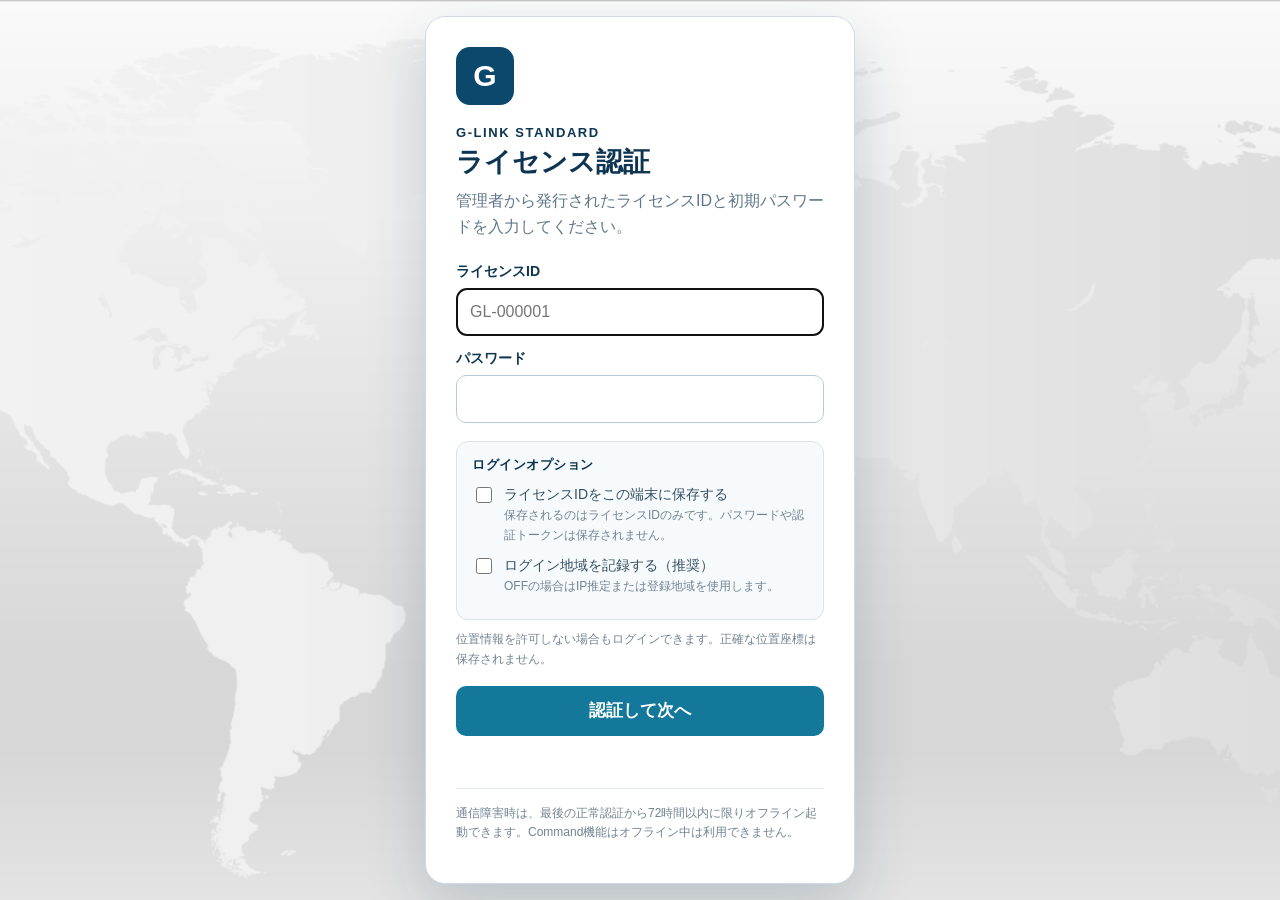
<file: save.html>
<!DOCTYPE html>
<html lang="ja">
<head>
  <meta charset="UTF-8">
  <meta name="viewport" content="width=device-width, initial-scale=1.0">
  <title>G-Link 保存センター</title>
  <link rel="stylesheet" href="vendor/leaflet/leaflet.css">
  <link rel="stylesheet" href="save.css?v=20261002-pagination5">
  <link rel="stylesheet" href="license-auth.css?v=Build1445" />
</head>
<body>
  <div class="saveApp">
    <aside class="saveSidebar">
      <div class="brand">
        <div class="brandIcon">🔗</div>
        <div class="brandText">G-Link</div>
      </div>
 
      <div class="sideSectionTitle">保存メニュー</div>
 
      <button class="sideMenuItem active" data-mode="glink">
        <span class="menuIcon">💼</span>
        <span><strong>ファイル保存</strong><small>（.glink）</small></span>
      </button>
 
      <button class="sideMenuItem" data-mode="pdf">
        <span class="menuIcon">📄</span>
        <span><strong>PDF保存</strong></span>
      </button>
 
      <button class="sideMenuItem" data-mode="png">
        <span class="menuIcon">🖼</span>
        <span><strong>PNG保存</strong></span>
      </button>
 
      <div class="csvGroup">
        <button class="sideMenuItem" data-mode="csv">
          <span class="menuIcon green">CSV</span>
          <span><strong>CSV出力</strong><small>活動一覧・計測図形</small></span>
        </button>
      </div>
    </aside>
 
    <main class="saveMain">
      <header class="topBar">
        <div>
          <h1 id="screenTitle">保存センター - ファイル保存</h1>
          <p id="screenLead">G-Link専用保存ファイル（.glink）として保存・読込します。</p>
        </div>
        <div class="topActions">
          <button class="circleBtn" title="ヘルプ">?</button>
          <button class="circleBtn" id="closeBtn" title="保存センターを閉じる">×</button>
        </div>
      </header>
 
      <section class="workArea">
        <div class="previewColumn">
          <div class="previewToolbar">
            <strong id="previewTitle">保存内容確認（.glink）</strong>
            <div class="previewControls">
              <button id="prevPageBtn">‹</button>
              <span class="pageBox" id="pageIndicator">1 / 2</span>
              <button id="nextPageBtn">›</button>
              <label class="zoomInputWrap" for="zoomSelect" title="プレビュー倍率（50～150%）">
                <input id="zoomSelect" type="number" min="50" max="150" step="1" value="80" inputmode="numeric" aria-label="プレビュー倍率">
                <span>%</span>
              </label>
            </div>
          </div>
 
          <div class="glinkNoPreviewPanel hidden" id="glinkNoPreviewPanel">
            <h2>ファイル保存</h2>
            <p>`.glink`ファイルは、G-Linkの編集状態を後から復元するための専用保存ファイルです。</p>
            <p>PDF保存・PNG保存とは異なり、地図プレビューは表示しません。</p>
            <p>右側の保存設定を確認し、「.glinkを保存」を押してください。保存済みファイルは「.glinkを読み込む」から復元できます。</p>
          </div>
 
          <div class="previewCanvas" id="previewCanvas">
            <article class="paperPreview mapOnlyPage" id="mapPage">
              <div class="mapPrintHeader" id="mapPrintHeader">
                <div><span>年月日：</span><strong id="mapHeaderDatePreview">-</strong></div>
                <div><span>災害名：</span><strong id="mapHeaderDisasterPreview">-</strong></div>
                <div><span>作成部隊：</span><strong id="mapHeaderUnitPreview">-</strong></div>
                <div><span>グリッド幅：</span><strong id="mapHeaderGridPreview">-</strong></div>
              </div>
              <div class="mapPageFrame">
                <div id="liveMapPreview" class="liveMapPreview" aria-label="指揮本部モードの地図プレビュー"></div>
                <img id="mapPreviewImage" class="mapPreviewImage" alt="指揮本部モードの地図プレビュー">
                <div id="mapPreviewFallback" class="mapPreviewFallback">
                  <h2>地図プレビュー</h2>
                  <p>指揮本部モードから保存センターを開くと、ここに実際の地図画面が表示されます。</p>
                  <p>※地図タイルの読込状況や通信環境により、画像化できない場合があります。</p>
                </div>
              </div>
            </article>
 
            <article class="paperPreview infoPage hidden" id="infoPage">
              <div class="infoPageHeader">
                <div class="systemLabel">G-Link〈災害情報共有システム〉</div>
                <h2 id="infoPageTitle">保存情報</h2>
              </div>
 
              <section class="infoSection" data-section="header">
                <h3>ヘッダー情報</h3>
                <table class="infoTable">
                  <tbody>
                    <tr><th>年月日</th><td id="headerDatePreview">-</td></tr>
                    <tr><th>災害名</th><td id="headerDisasterPreview">-</td></tr>
                    <tr><th>作成部隊</th><td id="headerUnitPreview">-</td></tr>
                    <tr><th>グリッド幅</th><td id="headerGridPreview">-</td></tr>
                  </tbody>
                </table>
              </section>
 
              <section class="infoSection" data-section="legend">
                <h3>凡例</h3>
                <div class="legendGrid" id="legendPreviewList">
                  <div><span class="legendCircle" style="background:#e60000;"></span>火災</div>
                  <div><span class="legendCircle" style="background:#ff7a00;"></span>救助</div>
                  <div><span class="legendCircle" style="background:#0066ff;"></span>救急</div>
                  <div><span class="legendCircle" style="background:#16a34a;"></span>その他</div>
                </div>
              </section>
 
              <section class="infoSection" data-section="measurements">
                <h3>計測図形一覧</h3>
                <table class="infoTable">
                  <thead><tr><th>No</th><th>名称</th><th>面積（㎡）</th><th>ha</th><th>範囲</th></tr></thead>
                  <tbody id="measurementPreviewRows">
                    <tr><td colspan="5">計測図形はありません。</td></tr>
                  </tbody>
                </table>
              </section>
 
              <section class="infoSection" data-section="history">
                <h3>活動一覧</h3>
                <div id="activityStatusSummary" class="activityStatusSummary"></div>
                <table class="infoTable activityTable">
                  <thead>
                    <tr>
                      <th>№</th>
                      <th>活動状態</th>
                      <th>種別</th>
                      <th>グリッド番号</th>
                      <th>座標</th>
                      <th>覚知日時</th>
                      <th>完了日時</th>
                      <th>災害番号</th>
                      <th>災害地区</th>
                      <th>概要</th>
                      <th>出動部隊</th>
                      <th>傷病者人数</th>
                    </tr>
                  </thead>
                  <tbody id="historyPreviewRows">
                    <tr><td colspan="12">活動情報はありません。</td></tr>
                  </tbody>
                </table>
              </section>
 
              <p class="paperNote">※1ページ目はグリッド付き地図のみを用紙全面に表示します。チェックした情報は2ページ目以降に反映します。</p>
            </article>
          </div>
 
          <div class="pagePreviewStrip" id="pagePreviewStrip">
            <button type="button" class="pageThumb active" data-page="1">
              <span class="pageThumbNo">1</span>
              <span class="pageThumbLabel">1ページ目（地図）</span>
            </button>
            <button type="button" class="pageThumb" data-page="2">
              <span class="pageThumbNo">2</span>
              <span class="pageThumbLabel">2ページ目（情報①）</span>
            </button>
            <p class="pagePreviewNote">※1ページ目はヘッダー情報とグリッド図のみ、2ページ目以降は右側で選択した情報を表示します。</p>
          </div>
        </div>
 
        <aside class="settingsColumn">
          <div class="settingsCard">
            <h2 id="settingsTitle">ファイル保存設定</h2>
 
            <label>向き</label>
            <div class="radioRow">
              <label><input type="radio" name="orientation"> 縦向き</label>
              <label><input type="radio" name="orientation" checked> 横向き</label>
            </div>
 
            <label>災害名</label>
            <input id="titleInput" type="text" value="">
 
            <label>作成部隊</label>
            <input id="createdUnitInput" type="text" value="">
 
            <div class="checkGroup">
              <div class="groupTitle">ヘッダー情報</div>
              <label><input id="includeHeader" type="checkbox" checked> 年月日・災害名・作成部隊を表示</label>
              <div class="headerInfoPreview">
                <div>年月日：<span id="settingDatePreview">-</span></div>
                <div>災害名：<span id="settingDisasterPreview">-</span></div>
                <div>作成部隊：<span id="settingUnitPreview">-</span></div>
                <div>グリッド幅：<span id="settingGridPreview">-</span></div>
              </div>
            </div>
 
            <div class="checkGroup" id="displayItemOptions">
              <div class="groupTitle">表示項目（2ページ目以降）</div>
              <label><input id="includeLegend" type="checkbox" checked> 凡例</label>
              <label><input id="includeMeasurements" type="checkbox" checked> 計測図形一覧</label>
              <label><input id="includeHistory" type="checkbox" checked> 活動一覧</label>
              <label><input id="includeHeaderSection" type="checkbox" checked> ヘッダー情報一覧</label>
            </div>
 
            <div class="checkGroup hidden" id="csvExportOptions">
              <div class="groupTitle">CSV出力対象</div>
              <label><input id="csvIncludeHistory" type="checkbox" checked> 活動一覧</label>
              <label><input id="csvIncludeMeasurements" type="checkbox" checked> 計測図形</label>
            </div>
 
            <label>出力画質</label>
            <select id="qualitySelect">
              <option selected>標準（300dpi）</option>
              <option>高画質（600dpi）</option>
            </select>
          </div>
 
          <button class="primarySaveBtn" id="primarySaveBtn">💾 .glinkを保存</button>
          <input id="glinkLoadInput" type="file" accept=".glink,application/json" class="hidden">
          <button class="cancelBtn" id="glinkLoadBtn" type="button">📂 .glinkを読み込む</button>
          <button class="cancelBtn" id="cancelBtn">保存センターを閉じる</button>
        </aside>
      </section>
    </main>
  </div>
 
  <script src="vendor/leaflet/leaflet.js"></script>
  <script src="vendor/html2canvas/html2canvas.min.js"></script>
  <script src="vendor/jspdf/jspdf.umd.min.js"></script>
  <script src="save.js?v=Build1946"></script>
  <script src="license-auth.js?v=Build1445"></script>
</body>
</html>
</file>
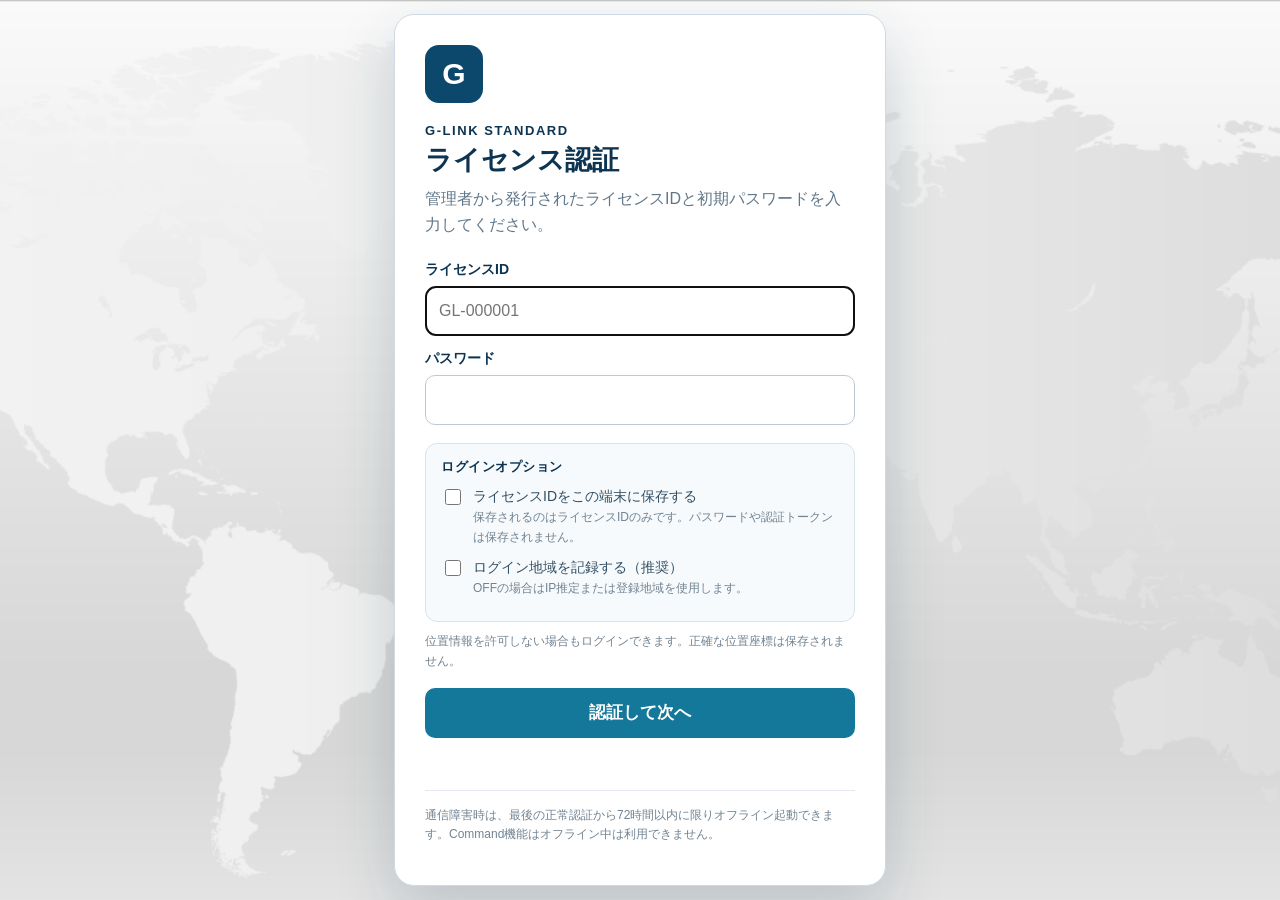
<file: viewer.html>
<!DOCTYPE html>
<html lang="ja">
<head>
  <meta charset="UTF-8">
  <meta name="viewport" content="width=device-width, initial-scale=1.0">
  <title>G-Link 現場閲覧モード</title>
  <link rel="stylesheet" href="vendor/leaflet/leaflet.css">
  <link rel="stylesheet" href="viewer.css?v=Build2026">
  <link rel="stylesheet" href="license-auth.css?v=Build1445" />
</head>
<body>
  <header id="viewerHeader">
    <div class="viewerBrand">
      <div class="viewerTitle">G-Link 現場閲覧モード</div>
      <div class="viewerSubtitle">災害情報共有システム（閲覧専用）</div>
    </div>
    <div class="viewerHeaderActions">
      <div id="viewerCurrentLocation" class="viewerCurrentLocation" aria-live="polite">
        
      </div>
      <button id="viewerLocationBtn" type="button" class="viewerModeBtn viewerLocationBtn" aria-pressed="false" title="端末の現在地を表示して常時追従します">現在地</button>
      <button id="viewerLayerToggleBtn" type="button" class="viewerModeBtn" aria-controls="viewerLayerPanel" aria-expanded="false">レイヤ</button>
      <button id="viewerSearchToggleBtn" type="button" class="viewerModeBtn" aria-controls="viewerSearchPanel" aria-expanded="false">検索</button>
      <button id="viewerHeaderRefreshBtn" type="button" class="viewerModeBtn" hidden>最新情報を取得</button>
      <button id="viewerInfoToggleBtn" type="button" class="viewerModeBtn" aria-controls="viewerInfoPanel" aria-expanded="false">情報</button>
    </div>
  </header>

  <div id="viewerLiveStatus" class="viewerLiveStatus" hidden></div>

  <main id="viewerLayout">
    <section id="viewerMapArea">
      <div id="viewerMap"></div>
      <div id="viewerLayerPanel" class="viewerLayerPanel viewerFloatingPanel" data-panel-state="normal" hidden>
        <div class="viewerPanelHeader">
          <div class="viewerLayerTitle">レイヤ</div>
          <div class="viewerPanelActions">
            <button type="button" class="viewerPanelBtn" data-panel-target="viewerLayerPanel" data-panel-action="min" aria-label="レイヤパネルを縮小">－</button>
            <button type="button" class="viewerPanelBtn" data-panel-target="viewerLayerPanel" data-panel-action="max" aria-label="レイヤパネルを拡大">□</button>
            <button type="button" class="viewerPanelBtn" data-panel-target="viewerLayerPanel" data-panel-action="close" aria-label="レイヤパネルを閉じる">×</button>
          </div>
        </div>
        <p class="viewerLayerIntro">表示・非表示はこの端末だけに反映されます。指揮本部モードの表示状態とは連動しません。</p>
        <div class="viewerLayerList">
          <label><input type="checkbox" data-viewer-layer="grid" checked><span>▦ グリッド</span></label>
          <details>
            <summary><label><input type="checkbox" data-viewer-layer="pins" checked><span>📍 災害情報</span></label></summary>
            <div class="viewerLayerSublist">
              <strong>種別</strong>
              <label><input type="checkbox" data-viewer-layer="pinFire" checked><span>火災</span></label>
              <label><input type="checkbox" data-viewer-layer="pinRescue" checked><span>救助</span></label>
              <label><input type="checkbox" data-viewer-layer="pinEmergency" checked><span>救急</span></label>
              <label><input type="checkbox" data-viewer-layer="pinOther" checked><span>その他</span></label>
              <strong>活動状態</strong>
              <label><input type="checkbox" data-viewer-layer="pinUnassigned" checked><span>未対応</span></label>
              <label><input type="checkbox" data-viewer-layer="pinActive" checked><span>活動中</span></label>
              <label><input type="checkbox" data-viewer-layer="pinCompleted" checked><span>活動完了</span></label>
            </div>
          </details>
          <label><input type="checkbox" data-viewer-layer="gridFill" checked><span>▦ マス着色</span></label>
          <details>
            <summary><label><input type="checkbox" data-viewer-layer="drawings" checked><span>⬡ 図形</span></label></summary>
            <div class="viewerLayerSublist">
              <label><input type="checkbox" data-viewer-layer="drawingLine" checked><span>直線</span></label>
              <label><input type="checkbox" data-viewer-layer="drawingPolyline" checked><span>折れ線</span></label>
              <label><input type="checkbox" data-viewer-layer="drawingRectangle" checked><span>四角形</span></label>
              <label><input type="checkbox" data-viewer-layer="drawingCircle" checked><span>円</span></label>
              <label><input type="checkbox" data-viewer-layer="drawingArrow" checked><span>矢印</span></label>
              <label><input type="checkbox" data-viewer-layer="drawingFreehand" checked><span>フリーハンド</span></label>
            </div>
          </details>
          <details>
            <summary><label><input type="checkbox" data-viewer-layer="water" checked><span>💧 水利</span></label></summary>
            <div class="viewerLayerSublist">
              <strong>水利種別</strong>
              <label><input type="checkbox" data-viewer-layer="waterHydrant" checked><span>🔴 消火栓</span></label>
              <label><input type="checkbox" data-viewer-layer="waterTank" checked><span>🔵 防火水槽</span></label>
              <label><input type="checkbox" data-viewer-layer="waterNatural" checked><span>🟢 自然水利</span></label>
              <strong>使用状況</strong>
              <label><input type="checkbox" data-viewer-layer="waterAvailable" checked><span>🟢 使用可</span></label>
              <label><input type="checkbox" data-viewer-layer="waterUnavailable" checked><span>⚫ 使用不能</span></label>
            </div>
          </details>
          <label><input type="checkbox" data-viewer-layer="measurements" checked><span>📐 計測</span></label>
          <label><input type="checkbox" data-viewer-layer="texts" checked><span>T テキスト</span></label>
          <label><input type="checkbox" data-viewer-layer="tracks" checked><span>🛰 GPX軌跡</span></label>
          <label><input type="checkbox" data-viewer-layer="hazards" checked><span>⚠ ハザードマップ</span></label>
        </div>
        <button id="viewerShowAllLayersBtn" type="button" class="viewerLayerShowAll">すべて表示</button>
      </div>
      <div id="viewerGridOverlay" class="viewerGridOverlay" aria-hidden="true"></div>
      <div id="viewerSearchPanel" class="viewerSearchPanel viewerFloatingPanel" data-panel-state="normal" hidden>
        <div class="viewerPanelHeader">
          <div class="viewerSearchTitle">検索</div>
          <div class="viewerPanelActions">
            <button type="button" class="viewerPanelBtn" data-panel-target="viewerSearchPanel" data-panel-action="min" aria-label="検索パネルを縮小">－</button>
            <button type="button" class="viewerPanelBtn" data-panel-target="viewerSearchPanel" data-panel-action="max" aria-label="検索パネルを拡大">□</button>
            <button type="button" class="viewerPanelBtn" data-panel-target="viewerSearchPanel" data-panel-action="close" aria-label="検索パネルを閉じる">×</button>
          </div>
        </div>
        <div class="viewerSearchRow">
          <input id="viewerAddressInput" type="text" placeholder="地名・施設名・住所検索">
          <button id="viewerAddressSearchBtn" type="button">住所検索</button>
        </div>
        <div class="viewerSearchRow">
          <input id="viewerCoordInput" type="text" placeholder="座標検索 例：39.0819, 141.7085">
          <button id="viewerCoordSearchBtn" type="button">座標検索</button>
        </div>
        <div id="viewerSearchStatus" class="viewerSearchStatus"></div>
      </div>
      <div id="viewerTapInfo" class="viewerTapInfo">地図をタップすると座標とグリッド番号を表示します。</div>
      <div id="viewerLegend" class="viewerLegend"></div>
      <div id="viewerHazardLegendDock" class="viewerHazardLegendDock" hidden></div>
      <div id="viewerHazardAttribution" class="viewerHazardAttribution" hidden>出典：ハザードマップポータルサイト</div>
    </section>

    <aside id="viewerInfoPanel" class="viewerFloatingPanel" data-panel-state="normal" hidden>
      <div class="viewerPanelHeader viewerInfoPanelHeader">
        <div class="viewerInfoTitle">情報</div>
        <div class="viewerPanelActions">
          <button type="button" class="viewerPanelBtn" data-panel-target="viewerInfoPanel" data-panel-action="min" aria-label="情報パネルを縮小">－</button>
          <button type="button" class="viewerPanelBtn" data-panel-target="viewerInfoPanel" data-panel-action="max" aria-label="情報パネルを拡大">□</button>
          <button type="button" class="viewerPanelBtn" data-panel-target="viewerInfoPanel" data-panel-action="close" aria-label="情報パネルを閉じる">×</button>
        </div>
      </div>
      <section class="infoCard">
        <h2>基本情報</h2>
        <dl class="infoList">
          <div><dt>年月日</dt><dd id="viewerDate">-</dd></div>
          <div><dt>災害名</dt><dd id="viewerDisaster">-</dd></div>
          <div><dt>作成部隊</dt><dd id="viewerUnit">-</dd></div>
          <div><dt>グリッド幅</dt><dd id="viewerGridSize">-</dd></div>
          <div><dt>共有日時</dt><dd id="viewerSharedAt">-</dd></div>
        </dl>
      </section>

      <section id="viewerLiveSettingsCard" class="infoCard" hidden>
        <h2>ライブ共有</h2>
        <div id="viewerLiveControl" class="viewerLiveControl">
          <span id="viewerLiveConnection" class="viewerLiveConnection isOnline">オンライン</span>
          <label for="viewerAutoRefreshSelect">自動更新</label>
          <select id="viewerAutoRefreshSelect" aria-label="ライブ共有の自動更新間隔">
            <option value="0" selected>手動更新</option>
            <option value="30">30秒</option>
            <option value="60">60秒</option>
          </select>
          <button id="viewerRefreshBtn" type="button" class="viewerModeBtn" hidden>最新情報を取得</button>
          <span id="viewerLiveUpdatedAt" class="viewerLiveUpdatedAt">最終更新：-</span>
        </div>
      </section>

      <section id="viewerGridFillLegend" class="infoCard" hidden></section>
      <section class="infoCard viewerSummaryCard">
        <h2>概要</h2>
        <div id="viewerSummary" class="viewerSummary"></div>
      </section>

      <section class="infoCard">
        <h2>ピン一覧</h2>
        <div id="viewerPins" class="viewerPins emptyText">ピンはありません。</div>
      </section>

      <section class="infoCard">
        <h2>活動一覧</h2>
        <div id="viewerHistory" class="viewerHistory emptyText">活動情報はありません。</div>
      </section>

      <section class="infoCard">
        <h2>計測結果</h2>
        <div id="viewerMeasurements" class="viewerMeasurements emptyText">計測図形はありません。</div>
      </section>

      <section class="viewerNotice">
        このページは現場閲覧モードです。ピン追加・編集・削除・保存・設定変更はできません。<br>
        初期設定は手動更新です。「最新情報を取得」で更新してください。必要な場合のみ、自動更新を30秒・60秒から選択できます。表示内容は最後に取得した時点の情報です。
      </section>
    </aside>
  </main>

  <div id="viewerError" class="viewerError" hidden>
    <h1>共有データを読み込めませんでした</h1>
    <p id="viewerErrorMessage">指揮本部モードの共有パネルから発行されたViewer用URLを開いてください。</p>
    <details id="viewerDiagnosticBox" class="viewerDiagnosticBox">
      <summary>Viewer診断情報</summary>
      <pre id="viewerDiagnosticLog"></pre>
    </details>
  </div>

  <script src="vendor/leaflet/leaflet.js"></script>
  <script src="viewer.js?v=Build2026"></script>
  <script src="license-auth.js?v=Build1445"></script>
</body>
</html>
</file>
<file: launcher.css>
* {
  box-sizing: border-box;
}

html,
body {
  width: 100%;
  height: 100%;
  margin: 0;
  overflow: hidden;
  background: #000;
  color: #fff;
  font-family: "Segoe UI", "Yu Gothic", "Yu Gothic UI", "Meiryo", sans-serif;
}

body {
  display: flex;
  align-items: center;
  justify-content: center;
}

.launcher-stage {
  position: relative;
  width: 1920px;
  height: 1080px;
  flex: 0 0 auto;
  transform-origin: center center;
  overflow: hidden;
  background: #000;
  box-shadow: 0 0 0 1px rgba(110, 170, 230, 0.26), 0 0 52px rgba(0, 0, 0, 0.9);
}

.launcher-bg {
  position: absolute;
  inset: 0;
  width: 100%;
  height: 100%;
  object-fit: contain;
  object-position: center center;
  background: #000;
  user-select: none;
  pointer-events: none;
  z-index: 0;
}

.launcher-stage::before {
  content: "";
  position: absolute;
  inset: 0;
  z-index: 1;
  pointer-events: none;
  background:
    linear-gradient(90deg, rgba(0, 5, 14, 0.48) 0%, rgba(0, 5, 14, 0.30) 27%, rgba(0, 5, 14, 0.06) 62%, rgba(0, 0, 0, 0.12) 100%),
    radial-gradient(circle at 18% 19%, rgba(40, 110, 190, 0.12), transparent 32%),
    radial-gradient(circle at 85% 86%, rgba(255, 70, 20, 0.08), transparent 30%);
}

.launcher-panel {
  position: absolute;
  left: 58px;
  top: 58px;
  width: 610px;
  z-index: 2;
}

.launcher-brand {
  margin-bottom: 30px;
}

.brand-logo {
  margin: 0;
  font-size: 96px;
  line-height: 0.92;
  font-weight: 900;
  font-style: italic;
  letter-spacing: -5px;
  color: #f6fbff;
  text-shadow:
    0 0 10px rgba(255, 255, 255, 0.52),
    0 0 26px rgba(120, 190, 255, 0.34),
    0 4px 16px rgba(0, 0, 0, 0.78);
}

.brand-logo span {
  color: #ff1823;
  text-shadow:
    0 0 12px rgba(255, 20, 30, 0.55),
    0 0 22px rgba(255, 20, 30, 0.35);
}

.brand-title {
  margin: 21px 0 0 0;
  font-size: 46px;
  line-height: 1.08;
  font-weight: 900;
  letter-spacing: 1px;
  text-shadow: 0 3px 16px rgba(0, 0, 0, 0.82);
}

.brand-subtitle {
  margin: 13px 0 0 0;
  font-size: 25px;
  font-weight: 700;
  letter-spacing: 0.1px;
  text-shadow: 0 2px 12px rgba(0, 0, 0, 0.85);
}

.brand-line {
  width: 360px;
  height: 3px;
  margin-top: 20px;
  background: linear-gradient(90deg, #ff101c, rgba(255, 16, 28, 0.42), rgba(255, 16, 28, 0));
  box-shadow: 0 0 12px rgba(255, 16, 28, 0.35);
}

.feature-list {
  display: flex;
  flex-direction: column;
  gap: 17px;
  margin: 0 0 21px 0;
}

.feature-item {
  display: grid;
  grid-template-columns: 76px 1fr;
  align-items: center;
  min-height: 67px;
}

.feature-icon {
  width: 58px;
  height: 58px;
  border: 1.8px solid rgba(255, 255, 255, 0.82);
  border-radius: 10px;
  display: flex;
  align-items: center;
  justify-content: center;
  background: rgba(3, 10, 22, 0.58);
  box-shadow:
    0 0 0 1px rgba(255, 255, 255, 0.05) inset,
    0 7px 20px rgba(0, 0, 0, 0.35);
}

.feature-icon svg {
  width: 38px;
  height: 38px;
  fill: none;
  stroke: #ffffff;
  stroke-width: 4;
  stroke-linecap: round;
  stroke-linejoin: round;
}

.feature-icon svg circle,
.feature-icon svg rect {
  fill: none;
}

.feature-text h3 {
  margin: 0;
  font-size: 27px;
  line-height: 1.05;
  font-weight: 900;
  letter-spacing: 0.2px;
  text-shadow: 0 2px 10px rgba(0, 0, 0, 0.86);
}

.feature-text p {
  margin: 7px 0 0 0;
  font-size: 16px;
  line-height: 1.25;
  font-weight: 600;
  color: rgba(255, 255, 255, 0.92);
  text-shadow: 0 2px 10px rgba(0, 0, 0, 0.86);
}

.launch-form {
  width: 565px;
  padding: 19px 26px 24px;
  border: 1.4px solid rgba(112, 178, 235, 0.68);
  border-radius: 9px;
  background: rgba(2, 10, 22, 0.76);
  box-shadow:
    0 0 30px rgba(0, 0, 0, 0.55),
    0 0 24px rgba(20, 130, 220, 0.10) inset;
  backdrop-filter: blur(2px);
}

.form-row {
  position: relative;
  display: flex;
  flex-direction: column;
  gap: 9px;
  margin-bottom: 18px;
  padding-left: 18px;
}

.form-row::before {
  content: "";
  position: absolute;
  left: 0;
  top: 4px;
  width: 4px;
  height: 31px;
  border-radius: 6px;
  background: #ff101c;
  box-shadow: 0 0 8px rgba(255, 16, 28, 0.45);
}

.form-row label {
  display: block;
  font-size: 25px;
  line-height: 1.08;
  font-weight: 900;
  letter-spacing: 0.4px;
  text-shadow: 0 2px 10px rgba(0, 0, 0, 0.82);
}

.form-row input {
  display: block;
  width: 100%;
  height: 54px;
  border: 2px solid rgba(255, 255, 255, 0.78);
  border-radius: 5px;
  padding: 0 18px;
  background: rgba(255, 255, 255, 0.96);
  color: #102033;
  font-size: 21px;
  font-weight: 800;
  outline: none;
  box-shadow:
    0 4px 12px rgba(0, 0, 0, 0.28),
    inset 0 1px 0 rgba(255, 255, 255, 0.55);
  transition: border-color 0.15s ease, box-shadow 0.15s ease, transform 0.15s ease;
}

.form-row input::placeholder {
  color: rgba(85, 101, 119, 0.62);
}

.form-row input:focus {
  border-color: rgba(85, 190, 255, 0.95);
  box-shadow:
    0 0 0 4px rgba(20, 150, 255, 0.20),
    0 6px 16px rgba(0, 0, 0, 0.32);
}

.start-button {
  position: relative;
  display: flex;
  align-items: center;
  justify-content: center;
  width: 100%;
  height: 70px;
  margin-top: 6px;
  border: 1px solid rgba(255, 70, 70, 0.92);
  border-radius: 5px;
  background: linear-gradient(180deg, #ff161b 0%, #da0007 48%, #b00005 100%);
  color: #fff;
  font-size: 39px;
  font-weight: 900;
  letter-spacing: 18px;
  cursor: pointer;
  box-shadow:
    0 0 22px rgba(255, 16, 28, 0.26),
    0 10px 22px rgba(0, 0, 0, 0.42),
    inset 0 1px 0 rgba(255, 255, 255, 0.28);
  transition: transform 0.14s ease, filter 0.14s ease, box-shadow 0.14s ease;
}

.start-button:hover,
.start-button:focus-visible {
  filter: brightness(1.08);
  box-shadow:
    0 0 28px rgba(255, 16, 28, 0.42),
    0 12px 26px rgba(0, 0, 0, 0.46),
    inset 0 1px 0 rgba(255, 255, 255, 0.34);
}

.start-button:active {
  transform: translateY(2px);
}

.start-label {
  transform: translateX(11px);
}

.start-arrow {
  position: absolute;
  right: 38px;
  top: 50%;
  transform: translateY(-54%);
  font-size: 56px;
  line-height: 1;
  letter-spacing: 0;
}

.launcher-footer {
  position: absolute;
  left: 0;
  right: 0;
  bottom: 23px;
  z-index: 2;
  display: flex;
  align-items: center;
  justify-content: center;
  gap: 16px;
  color: rgba(255, 255, 255, 0.88);
  font-size: 17px;
  font-weight: 500;
  text-shadow: 0 3px 10px rgba(0, 0, 0, 0.88);
}

.footer-separator {
  color: rgba(255, 255, 255, 0.55);
}

@media (prefers-reduced-motion: reduce) {
  *,
  *::before,
  *::after {
    scroll-behavior: auto !important;
    transition-duration: 0.01ms !important;
    animation-duration: 0.01ms !important;
    animation-iteration-count: 1 !important;
  }
}



/* Build024.5: 保存済みプロジェクト読込 */
.project-open-panel {
  width: 565px;
  margin-top: 18px;
  padding: 18px 26px 21px;
  border: 1.4px solid rgba(255, 255, 255, 0.34);
  border-radius: 9px;
  background: rgba(2, 10, 22, 0.62);
  box-shadow: 0 0 22px rgba(0, 0, 0, 0.38), 0 0 18px rgba(255, 255, 255, 0.06) inset;
  backdrop-filter: blur(2px);
}

.project-open-heading {
  display: flex;
  align-items: center;
  gap: 10px;
  font-size: 23px;
  line-height: 1.15;
  font-weight: 900;
  letter-spacing: 0.3px;
  text-shadow: 0 2px 10px rgba(0, 0, 0, 0.82);
}

.project-open-heading::before {
  content: "";
  width: 4px;
  height: 29px;
  border-radius: 6px;
  background: #facc15;
  box-shadow: 0 0 8px rgba(250, 204, 21, 0.45);
}

.project-open-lead {
  margin: 10px 0 15px;
  font-size: 15px;
  line-height: 1.35;
  font-weight: 700;
  color: rgba(255, 255, 255, 0.86);
}

.project-open-button {
  width: 100%;
  height: 54px;
  border: 0;
  border-radius: 7px;
  background: linear-gradient(90deg, #1d4ed8, #2563eb);
  color: #fff;
  font-size: 22px;
  font-weight: 900;
  letter-spacing: 0.3px;
  cursor: pointer;
  box-shadow: 0 8px 18px rgba(0, 0, 0, 0.35), 0 0 0 1px rgba(255, 255, 255, 0.18) inset;
}

.project-open-button:hover {
  filter: brightness(1.08);
}

.project-open-status {
  min-height: 20px;
  margin: 10px 0 0;
  font-size: 14px;
  line-height: 1.35;
  font-weight: 700;
  color: rgba(255, 255, 255, 0.78);
}

/* Build024.8: 起動ページ縦レイアウト調整・保存済みプロジェクト欄の画面切れ対策 */
html,
body {
  overflow: auto;
}

body {
  align-items: flex-start;
  justify-content: center;
}

.launcher-stage {
  overflow: hidden auto;
}

.launcher-panel {
  top: 38px;
  width: 610px;
  padding-bottom: 92px;
}

.launcher-brand {
  margin-bottom: 18px;
}

.brand-logo {
  font-size: 78px;
}

.brand-title {
  margin-top: 14px;
  font-size: 38px;
}

.brand-subtitle {
  margin-top: 8px;
  font-size: 20px;
}

.brand-line {
  margin-top: 14px;
}

.feature-list {
  gap: 9px;
  margin-bottom: 14px;
}

.feature-item {
  grid-template-columns: 64px 1fr;
  min-height: 54px;
}

.feature-icon {
  width: 48px;
  height: 48px;
  border-radius: 9px;
}

.feature-icon svg {
  width: 31px;
  height: 31px;
}

.feature-text h3 {
  font-size: 22px;
}

.feature-text p {
  margin-top: 4px;
  font-size: 14px;
}

.launch-form {
  padding: 14px 22px 18px;
}

.form-row {
  gap: 6px;
  margin-bottom: 12px;
}

.form-row label {
  font-size: 21px;
}

.form-row input {
  height: 47px;
  font-size: 18px;
}

.start-button {
  height: 58px;
  font-size: 32px;
}

.project-open-panel {
  margin-top: 12px;
  padding: 14px 22px 15px;
}

.project-open-heading {
  font-size: 21px;
}

.project-open-lead {
  margin: 7px 0 11px;
  font-size: 14px;
}

.project-open-button {
  height: 47px;
  font-size: 19px;
}

.project-open-status {
  min-height: 17px;
  margin-top: 7px;
  font-size: 13px;
}

.launcher-footer {
  bottom: 16px;
}

/* 起動ページの補助表示も高さを抑える */
.launcher-panel > div[style*="Build024.7"] {
  margin-bottom: 9px !important;
  padding: 7px 10px !important;
  font-size: 14px !important;
  line-height: 1.3 !important;
}

@media (max-height: 820px) {
  .launcher-stage {
    height: 1080px;
  }
  .launcher-panel {
    top: 28px;
  }
}

/* Build024.9: 起動ページを「新規」「継続」の2ボタン方式へ変更 */
.launcher-mode-select {
  width: 565px;
  display: grid;
  grid-template-columns: 1fr 1fr;
  gap: 16px;
  margin: 0 0 16px;
}

.launcher-mode-button {
  height: 86px;
  border: 0;
  border-radius: 10px;
  color: #fff;
  font-size: 38px;
  font-weight: 900;
  letter-spacing: 8px;
  cursor: pointer;
  box-shadow: 0 12px 26px rgba(0,0,0,.45), 0 0 0 1px rgba(255,255,255,.22) inset;
  transition: transform .14s ease, filter .14s ease, box-shadow .14s ease;
}

.launcher-mode-button:hover,
.launcher-mode-button:focus-visible {
  filter: brightness(1.08);
  transform: translateY(-1px);
}

.launcher-mode-button.new {
  background: linear-gradient(180deg, #ff161b 0%, #dc0007 52%, #a90005 100%);
}

.launcher-mode-button.continue {
  background: linear-gradient(180deg, #2563eb 0%, #1d4ed8 54%, #1e3a8a 100%);
}

.launcher-slide-panel.hidden {
  display: none !important;
}

.launcher-slide-panel {
  animation: glinkLauncherPanelIn .18s ease-out;
}

.panel-title {
  margin: 0 0 14px;
  font-size: 23px;
  font-weight: 900;
  letter-spacing: .4px;
  text-shadow: 0 2px 10px rgba(0,0,0,.82);
}

.panel-title::before {
  content: "";
  display: inline-block;
  width: 4px;
  height: 27px;
  margin-right: 10px;
  border-radius: 6px;
  vertical-align: -6px;
  background: #ff101c;
  box-shadow: 0 0 8px rgba(255,16,28,.45);
}

@keyframes glinkLauncherPanelIn {
  from { opacity: 0; transform: translateY(-8px); }
  to { opacity: 1; transform: translateY(0); }
}

@media (max-height: 820px) {
  .launcher-mode-button { height: 70px; font-size: 32px; }
}


/* Build025.2: 起動ページ固定表示復旧・新規/継続2ボタンUI最終調整 */
html,
body {
  overflow: hidden !important;
  width: 100% !important;
  height: 100% !important;
}

body {
  display: flex !important;
  align-items: center !important;
  justify-content: center !important;
}

.launcher-stage {
  width: 1920px !important;
  height: 1080px !important;
  overflow: hidden !important;
}

.launcher-panel {
  top: 58px !important;
  left: 58px !important;
  width: 610px !important;
  padding-bottom: 0 !important;
}

.launcher-brand {
  margin-bottom: 22px !important;
}

.brand-logo {
  font-size: 88px !important;
}

.brand-title {
  margin-top: 16px !important;
  font-size: 42px !important;
}

.brand-subtitle {
  margin-top: 9px !important;
  font-size: 22px !important;
}

.brand-line {
  margin-top: 15px !important;
}

.feature-list {
  gap: 10px !important;
  margin-bottom: 14px !important;
}

.feature-item {
  grid-template-columns: 64px 1fr !important;
  min-height: 54px !important;
}

.feature-icon {
  width: 48px !important;
  height: 48px !important;
}

.feature-text h3 {
  font-size: 22px !important;
}

.feature-text p {
  font-size: 14px !important;
}

.launcher-mode-select {
  width: 565px !important;
  display: grid !important;
  grid-template-columns: 1fr 1fr !important;
  gap: 16px !important;
  margin: 0 0 14px !important;
}

.launcher-mode-button {
  height: 74px !important;
  border: 0 !important;
  border-radius: 10px !important;
  color: #fff !important;
  font-size: 34px !important;
  font-weight: 900 !important;
  letter-spacing: 8px !important;
  cursor: pointer !important;
}

.launcher-mode-button.new {
  background: linear-gradient(180deg, #ff1c25, #d90009) !important;
}

.launcher-mode-button.continue {
  background: linear-gradient(180deg, #2d6bff, #1749cc) !important;
}

.launcher-mode-button.active {
  box-shadow: 0 0 0 3px rgba(255,255,255,.78) inset, 0 0 22px rgba(255,255,255,.24) !important;
}

.launcher-slide-panel.hidden,
.hidden {
  display: none !important;
}

.launcher-slide-panel {
  width: 565px !important;
  animation: glinkLauncherPanelIn .18s ease-out;
}

.launch-form {
  padding: 14px 22px 18px !important;
  margin-top: 0 !important;
}

.panel-title {
  color: #fff;
  font-size: 22px;
  font-weight: 900;
  margin: 0 0 10px;
  padding-left: 12px;
  border-left: 5px solid #ff1823;
}

.form-row {
  gap: 6px !important;
  margin-bottom: 12px !important;
}

.form-row label {
  font-size: 21px !important;
}

.form-row input {
  height: 46px !important;
  font-size: 18px !important;
}

.start-button {
  height: 58px !important;
  font-size: 32px !important;
}

.project-open-panel {
  margin-top: 0 !important;
  padding: 18px 22px 18px !important;
}

.project-open-heading {
  font-size: 23px !important;
}

.project-open-lead {
  margin: 8px 0 13px !important;
  font-size: 15px !important;
}

.project-open-button {
  height: 50px !important;
  font-size: 20px !important;
}

.project-open-status {
  min-height: 18px !important;
  margin-top: 8px !important;
  font-size: 13px !important;
}

.launcher-footer {
  bottom: 24px !important;
}

@keyframes glinkLauncherPanelIn {
  from { opacity: 0; transform: translateY(-6px); }
  to { opacity: 1; transform: translateY(0); }
}


/* Build026.3: Standard運用支援センター */
.notice-bell{position:absolute;right:42px;top:38px;z-index:8;width:68px;height:58px;border:1px solid rgba(255,255,255,.55);border-radius:14px;background:rgba(2,12,27,.82);color:#fff;font-size:28px;cursor:pointer;box-shadow:0 8px 28px rgba(0,0,0,.45)}.notice-bell b{position:absolute;right:-7px;top:-8px;min-width:27px;height:27px;padding:3px 7px;border-radius:20px;background:#e61624;color:#fff;font-size:14px;line-height:21px}.license-badge{position:absolute;right:122px;top:48px;z-index:8;padding:8px 14px;border-radius:999px;background:rgba(14,112,65,.9);font-size:15px;font-weight:800;box-shadow:0 5px 20px rgba(0,0,0,.4)}.license-badge.warning{background:rgba(185,117,0,.95)}.license-badge.danger{background:rgba(188,25,36,.96)}.notice-panel{position:absolute;right:42px;top:108px;z-index:9;width:520px;max-height:760px;border:1px solid rgba(130,190,240,.65);border-radius:16px;background:rgba(3,14,29,.97);box-shadow:0 25px 70px rgba(0,0,0,.65);overflow:hidden}.notice-panel header{display:flex;justify-content:space-between;align-items:center;padding:18px 20px;border-bottom:1px solid rgba(255,255,255,.15)}.notice-panel header strong{display:block;font-size:22px}.notice-panel header small{display:block;margin-top:3px;color:#a8bfd3}.notice-panel header button{border:0;background:transparent;color:#fff;font-size:28px}.notice-list{max-height:620px;overflow:auto;padding:8px 18px}.notice-item{padding:16px 4px;border-bottom:1px solid rgba(255,255,255,.13);cursor:pointer}.notice-item.read{opacity:.68}.notice-item.unread{border-left:4px solid #3fa9ff;padding-left:12px}.notice-item.urgent{border-left-color:#ff3341}.notice-item.important{border-left-color:#ffc34d}.notice-meta{display:flex;gap:10px;align-items:center;color:#aec2d4;font-size:12px}.notice-meta b{padding:2px 7px;border-radius:999px;background:#177ad1;color:#fff}.notice-item h3{margin:8px 0 5px;font-size:18px}.notice-item p{margin:0;color:#d9e5ee;white-space:pre-wrap;line-height:1.55}.notice-item a{display:inline-block;margin-top:10px;color:#67bcff;font-weight:700}.notice-panel footer{padding:12px 18px;text-align:right;border-top:1px solid rgba(255,255,255,.14)}.notice-panel footer button{padding:8px 14px;border:1px solid rgba(255,255,255,.35);border-radius:8px;background:transparent;color:#fff}.notice-empty{padding:30px;text-align:center;color:#adc0d1}.important-overlay{position:absolute;inset:0;z-index:20;display:grid;place-items:center;background:rgba(0,5,14,.72)}.important-overlay article{width:600px;padding:34px;border:1px solid rgba(255,100,100,.75);border-radius:18px;background:#07182c;box-shadow:0 30px 90px rgba(0,0,0,.7);text-align:center}.important-label{display:inline-block;padding:5px 12px;border-radius:999px;background:#c61d2d;font-weight:800}.important-overlay h2{font-size:29px;margin:18px 0 12px}.important-overlay p{font-size:18px;line-height:1.7;white-space:pre-wrap}.important-overlay a{display:block;margin:16px;color:#6ac1ff}.important-overlay button{margin-top:15px;padding:13px 28px;border:0;border-radius:9px;background:#1878c7;color:#fff;font-size:17px;font-weight:800}

/* Build026.3.4: ensure popup hidden/show state is deterministic */
#glinkNoticeCenter [hidden],
#glinkNoticeCenter.hidden,
.notice-panel[hidden],
.important-overlay[hidden],
#glinkImportantLink[hidden],
#glinkNoticeCount[hidden],
#glinkLicenseBadge[hidden] {
  display: none !important;
}

/* Keep notification controls explicitly interactive above the launcher artwork */
#glinkNoticeCenter,
#glinkNoticeCenter button,
#glinkNoticeCenter a,
#glinkNoticeCenter .notice-panel,
#glinkNoticeCenter .important-overlay,
#glinkNoticeCenter .important-overlay article {
  pointer-events: auto;
}


/* Build026.3.6: launcher-only notification and logout icon rail */
.glink-status-rail{
  position:absolute;
  top:24px;
  right:24px;
  z-index:12;
  display:flex;
  flex-direction:column;
  align-items:center;
  gap:10px;
}
.glink-status-icon,
.notice-bell{
  position:relative !important;
  inset:auto !important;
  width:58px !important;
  height:58px !important;
  min-width:58px;
  padding:0 !important;
  display:grid;
  place-items:center;
  border:1px solid rgba(255,255,255,.55) !important;
  border-radius:14px !important;
  background:rgba(2,12,27,.84) !important;
  color:#fff !important;
  font-size:27px !important;
  line-height:1;
  cursor:pointer;
  box-shadow:0 8px 28px rgba(0,0,0,.45) !important;
}
.glink-status-icon:hover,
.glink-status-icon:focus-visible{
  background:rgba(10,65,105,.96) !important;
  transform:translateY(-1px);
  outline:2px solid rgba(93,190,255,.72);
  outline-offset:2px;
}
.notice-bell b{
  position:absolute;
  right:-7px;
  top:-8px;
  min-width:25px;
  height:25px;
  padding:2px 6px;
  border-radius:20px;
  background:#e61624;
  color:#fff;
  font-size:13px;
  line-height:21px;
}
.notice-panel{right:94px !important;top:24px !important;}
.glink-auth-status{display:none !important;}
@media (max-width:900px){
  .glink-status-rail{top:14px;right:14px;gap:7px;transform:scale(.88);transform-origin:top right;}
  .notice-panel{right:76px !important;top:14px !important;width:min(520px,calc(100vw - 100px)) !important;}
}


/* Build1405: compact announcement titles + centered detail dialog */
.notice-item.notice-title-only{position:relative;display:flex;align-items:center;gap:10px;padding:14px 12px;min-height:50px}
.notice-item.notice-title-only h3{margin:0;padding-right:52px;font-size:17px;line-height:1.45;flex:1}
.notice-item.notice-title-only .notice-new{position:absolute;right:10px;top:50%;transform:translateY(-50%);padding:2px 7px;border-radius:999px;background:#177ad1;color:#fff;font-size:11px}
.notice-detail-overlay{position:absolute;inset:0;z-index:24;display:grid;place-items:center;padding:24px;background:rgba(0,5,14,.72)}
.notice-detail-overlay[hidden]{display:none !important}
.notice-detail-dialog{position:relative;width:min(680px,calc(100vw - 64px));max-height:min(78vh,760px);overflow:auto;padding:34px 38px;border:1px solid rgba(130,190,240,.7);border-radius:18px;background:#07182c;box-shadow:0 30px 90px rgba(0,0,0,.72);color:#fff}
.notice-detail-close{position:absolute;right:16px;top:12px;width:42px;height:42px;border:0;background:transparent;color:#fff;font-size:32px;line-height:1;cursor:pointer}
.notice-detail-heading{padding-right:48px;color:#9fc4df;font-size:14px;font-weight:800;letter-spacing:.08em}
.notice-detail-dialog h2{margin:10px 48px 14px 0;font-size:28px;line-height:1.45}
.notice-detail-meta{display:flex;gap:10px;flex-wrap:wrap;margin-bottom:22px}
.notice-detail-meta span{display:inline-block;padding:5px 11px;border-radius:999px;background:rgba(255,255,255,.12);font-size:13px;font-weight:800}
.notice-detail-meta .priority-important{background:#8a6414;color:#fff1bd}.notice-detail-meta .priority-urgent{background:#a51f2d;color:#fff}
.notice-detail-dialog p{margin:0;color:#e5eef5;font-size:17px;line-height:1.8;white-space:pre-wrap;overflow-wrap:anywhere}
@media(max-width:700px){.notice-detail-overlay{padding:12px}.notice-detail-dialog{width:calc(100vw - 24px);max-height:84vh;padding:28px 22px}.notice-detail-dialog h2{font-size:22px}.notice-detail-dialog p{font-size:16px}}


/* Build1430: important/urgent announcement modal usability fix */
.important-overlay{padding:24px;box-sizing:border-box}
.important-overlay .important-dialog{position:relative;display:flex;flex-direction:column;width:min(680px,calc(100vw - 48px));max-height:min(84vh,820px);padding:0;border:1px solid rgba(255,100,100,.75);border-radius:18px;background:#07182c;box-shadow:0 30px 90px rgba(0,0,0,.7);text-align:left;overflow:hidden}
.important-header{flex:0 0 auto;padding:32px 38px 18px;text-align:center}
.important-close{position:absolute;z-index:3;right:12px;top:10px;width:44px;height:44px;margin:0!important;padding:0!important;border:0!important;background:transparent!important;color:#fff!important;font-size:32px!important;line-height:1!important;cursor:pointer}
.important-close:hover,.important-close:focus-visible{background:rgba(255,255,255,.12)!important;outline:2px solid rgba(255,255,255,.55);outline-offset:0;border-radius:50%!important}
.important-label{margin-right:46px}
.important-overlay h2{margin:18px 46px 12px;font-size:29px;line-height:1.45}
.important-meta{display:flex;justify-content:center;gap:10px;flex-wrap:wrap;margin-top:12px}
.important-meta span{display:inline-block;padding:5px 11px;border-radius:999px;background:rgba(255,255,255,.12);font-size:13px;font-weight:800}
.important-meta .priority-important{background:#8a6414;color:#fff1bd}.important-meta .priority-urgent{background:#a51f2d;color:#fff}
.important-body-scroll{min-height:0;overflow-y:auto;padding:0 38px 32px;overscroll-behavior:contain}
.important-body-scroll p{margin:0;font-size:17px;line-height:1.8;white-space:pre-wrap;overflow-wrap:anywhere;text-align:left}
.important-body-scroll a{margin:16px 0 0;text-align:left}
@media(max-width:700px){.important-overlay{padding:12px}.important-overlay .important-dialog{width:calc(100vw - 24px);max-height:88vh}.important-header{padding:28px 22px 16px}.important-body-scroll{padding:0 22px 24px}.important-overlay h2{margin-left:36px;margin-right:36px;font-size:22px}.important-body-scroll p{font-size:16px}}
</file>
<file: license-auth.css>
/* G-Link Standard Build026.2.2 - Portal license authentication gate */
#glinkAuthGate{position:fixed;inset:0;z-index:2147483000;display:flex;align-items:center;justify-content:center;padding:20px;background-color:#f5f5f5;background-image:url("login-bg.png");background-position:center center;background-size:cover;background-repeat:no-repeat;background-attachment:fixed;font-family:"Yu Gothic UI","Meiryo",sans-serif;color:#0d3552}
#glinkAuthGate[hidden]{display:none!important}.glink-auth-card{width:min(430px,calc(100vw - 32px));background:#fff;border:1px solid #cedbe5;border-radius:20px;box-shadow:0 24px 60px rgba(13,53,82,.18);padding:30px}.glink-auth-logo{width:58px;height:58px;border-radius:14px;display:grid;place-items:center;background:#0c486c;color:#fff;font-size:30px;font-weight:900}.glink-auth-kicker{margin:20px 0 4px;font-size:13px;font-weight:800;letter-spacing:.12em}.glink-auth-title{margin:0;font-size:27px}.glink-auth-lead{margin:8px 0 22px;color:#607789;line-height:1.65}.glink-auth-field{display:grid;gap:7px;margin:14px 0}.glink-auth-field label{font-size:14px;font-weight:800}.glink-auth-field input{height:48px;border:1px solid #b9cad7;border-radius:10px;padding:0 13px;font-size:16px}.glink-auth-remember{display:flex;gap:9px;align-items:flex-start;margin:16px 0;color:#334f63;font-size:14px;line-height:1.45}.glink-auth-button{width:100%;height:50px;border:0;border-radius:10px;background:#14789a;color:#fff;font-size:17px;font-weight:900;cursor:pointer}.glink-auth-button:disabled{opacity:.55;cursor:wait}.glink-auth-message{min-height:22px;margin:12px 0 0;font-size:13px;line-height:1.55;color:#b42318}.glink-auth-message.success{color:#08783e}.glink-auth-note{margin-top:18px;padding-top:15px;border-top:1px solid #e3e9ee;color:#718392;font-size:12px;line-height:1.55}.glink-auth-status{position:fixed;z-index:2147482000;top:10px;right:12px;display:flex;align-items:center;gap:8px;max-width:min(620px,calc(100vw - 24px));padding:8px 11px;border-radius:999px;background:rgba(8,52,78,.92);color:#fff;font-family:"Yu Gothic UI","Meiryo",sans-serif;font-size:12px;box-shadow:0 4px 18px rgba(0,0,0,.18)}.glink-auth-status.offline{background:rgba(156,87,0,.94)}.glink-auth-status button{border:1px solid rgba(255,255,255,.5);border-radius:999px;background:transparent;color:#fff;padding:3px 9px;cursor:pointer}.glink-auth-hidden-app{visibility:hidden!important}


/* Build026.3.7.1 login UI completion */
.glink-login-options{margin:18px 0 10px;padding:14px 15px;border:1px solid #d8e3ea;border-radius:12px;background:#f7fafc}.glink-login-options-title{margin:0 0 8px;color:#0d3552;font-size:13px;font-weight:900;letter-spacing:.04em}.glink-login-options .glink-auth-remember{margin:10px 0}.glink-location-note{margin:8px 0 16px;color:#718392;font-size:12px;line-height:1.65}.glink-auth-remember small{color:#718392;font-size:12px;font-weight:400}.glink-auth-remember input[type="checkbox"]{flex:0 0 auto;width:16px;height:16px;margin-top:3px;accent-color:#14789a}
</file>
<file: vendor/leaflet/leaflet.css>
/* required styles */

.leaflet-pane,
.leaflet-tile,
.leaflet-marker-icon,
.leaflet-marker-shadow,
.leaflet-tile-container,
.leaflet-pane > svg,
.leaflet-pane > canvas,
.leaflet-zoom-box,
.leaflet-image-layer,
.leaflet-layer {
	position: absolute;
	left: 0;
	top: 0;
	}
.leaflet-container {
	overflow: hidden;
	}
.leaflet-tile,
.leaflet-marker-icon,
.leaflet-marker-shadow {
	-webkit-user-select: none;
	   -moz-user-select: none;
	        user-select: none;
	  -webkit-user-drag: none;
	}
/* Prevents IE11 from highlighting tiles in blue */
.leaflet-tile::selection {
	background: transparent;
}
/* Safari renders non-retina tile on retina better with this, but Chrome is worse */
.leaflet-safari .leaflet-tile {
	image-rendering: -webkit-optimize-contrast;
	}
/* hack that prevents hw layers "stretching" when loading new tiles */
.leaflet-safari .leaflet-tile-container {
	width: 1600px;
	height: 1600px;
	-webkit-transform-origin: 0 0;
	}
.leaflet-marker-icon,
.leaflet-marker-shadow {
	display: block;
	}
/* .leaflet-container svg: reset svg max-width decleration shipped in Joomla! (joomla.org) 3.x */
/* .leaflet-container img: map is broken in FF if you have max-width: 100% on tiles */
.leaflet-container .leaflet-overlay-pane svg {
	max-width: none !important;
	max-height: none !important;
	}
.leaflet-container .leaflet-marker-pane img,
.leaflet-container .leaflet-shadow-pane img,
.leaflet-container .leaflet-tile-pane img,
.leaflet-container img.leaflet-image-layer,
.leaflet-container .leaflet-tile {
	max-width: none !important;
	max-height: none !important;
	width: auto;
	padding: 0;
	}

.leaflet-container img.leaflet-tile {
	/* See: https://bugs.chromium.org/p/chromium/issues/detail?id=600120 */
	mix-blend-mode: plus-lighter;
}

.leaflet-container.leaflet-touch-zoom {
	-ms-touch-action: pan-x pan-y;
	touch-action: pan-x pan-y;
	}
.leaflet-container.leaflet-touch-drag {
	-ms-touch-action: pinch-zoom;
	/* Fallback for FF which doesn't support pinch-zoom */
	touch-action: none;
	touch-action: pinch-zoom;
}
.leaflet-container.leaflet-touch-drag.leaflet-touch-zoom {
	-ms-touch-action: none;
	touch-action: none;
}
.leaflet-container {
	-webkit-tap-highlight-color: transparent;
}
.leaflet-container a {
	-webkit-tap-highlight-color: rgba(51, 181, 229, 0.4);
}
.leaflet-tile {
	filter: inherit;
	visibility: hidden;
	}
.leaflet-tile-loaded {
	visibility: inherit;
	}
.leaflet-zoom-box {
	width: 0;
	height: 0;
	-moz-box-sizing: border-box;
	     box-sizing: border-box;
	z-index: 800;
	}
/* workaround for https://bugzilla.mozilla.org/show_bug.cgi?id=888319 */
.leaflet-overlay-pane svg {
	-moz-user-select: none;
	}

.leaflet-pane         { z-index: 400; }

.leaflet-tile-pane    { z-index: 200; }
.leaflet-overlay-pane { z-index: 400; }
.leaflet-shadow-pane  { z-index: 500; }
.leaflet-marker-pane  { z-index: 600; }
.leaflet-tooltip-pane   { z-index: 650; }
.leaflet-popup-pane   { z-index: 700; }

.leaflet-map-pane canvas { z-index: 100; }
.leaflet-map-pane svg    { z-index: 200; }

.leaflet-vml-shape {
	width: 1px;
	height: 1px;
	}
.lvml {
	behavior: url(#default#VML);
	display: inline-block;
	position: absolute;
	}


/* control positioning */

.leaflet-control {
	position: relative;
	z-index: 800;
	pointer-events: visiblePainted; /* IE 9-10 doesn't have auto */
	pointer-events: auto;
	}
.leaflet-top,
.leaflet-bottom {
	position: absolute;
	z-index: 1000;
	pointer-events: none;
	}
.leaflet-top {
	top: 0;
	}
.leaflet-right {
	right: 0;
	}
.leaflet-bottom {
	bottom: 0;
	}
.leaflet-left {
	left: 0;
	}
.leaflet-control {
	float: left;
	clear: both;
	}
.leaflet-right .leaflet-control {
	float: right;
	}
.leaflet-top .leaflet-control {
	margin-top: 10px;
	}
.leaflet-bottom .leaflet-control {
	margin-bottom: 10px;
	}
.leaflet-left .leaflet-control {
	margin-left: 10px;
	}
.leaflet-right .leaflet-control {
	margin-right: 10px;
	}


/* zoom and fade animations */

.leaflet-fade-anim .leaflet-popup {
	opacity: 0;
	-webkit-transition: opacity 0.2s linear;
	   -moz-transition: opacity 0.2s linear;
	        transition: opacity 0.2s linear;
	}
.leaflet-fade-anim .leaflet-map-pane .leaflet-popup {
	opacity: 1;
	}
.leaflet-zoom-animated {
	-webkit-transform-origin: 0 0;
	    -ms-transform-origin: 0 0;
	        transform-origin: 0 0;
	}
svg.leaflet-zoom-animated {
	will-change: transform;
}

.leaflet-zoom-anim .leaflet-zoom-animated {
	-webkit-transition: -webkit-transform 0.25s cubic-bezier(0,0,0.25,1);
	   -moz-transition:    -moz-transform 0.25s cubic-bezier(0,0,0.25,1);
	        transition:         transform 0.25s cubic-bezier(0,0,0.25,1);
	}
.leaflet-zoom-anim .leaflet-tile,
.leaflet-pan-anim .leaflet-tile {
	-webkit-transition: none;
	   -moz-transition: none;
	        transition: none;
	}

.leaflet-zoom-anim .leaflet-zoom-hide {
	visibility: hidden;
	}


/* cursors */

.leaflet-interactive {
	cursor: pointer;
	}
.leaflet-grab {
	cursor: -webkit-grab;
	cursor:    -moz-grab;
	cursor:         grab;
	}
.leaflet-crosshair,
.leaflet-crosshair .leaflet-interactive {
	cursor: crosshair;
	}
.leaflet-popup-pane,
.leaflet-control {
	cursor: auto;
	}
.leaflet-dragging .leaflet-grab,
.leaflet-dragging .leaflet-grab .leaflet-interactive,
.leaflet-dragging .leaflet-marker-draggable {
	cursor: move;
	cursor: -webkit-grabbing;
	cursor:    -moz-grabbing;
	cursor:         grabbing;
	}

/* marker & overlays interactivity */
.leaflet-marker-icon,
.leaflet-marker-shadow,
.leaflet-image-layer,
.leaflet-pane > svg path,
.leaflet-tile-container {
	pointer-events: none;
	}

.leaflet-marker-icon.leaflet-interactive,
.leaflet-image-layer.leaflet-interactive,
.leaflet-pane > svg path.leaflet-interactive,
svg.leaflet-image-layer.leaflet-interactive path {
	pointer-events: visiblePainted; /* IE 9-10 doesn't have auto */
	pointer-events: auto;
	}

/* visual tweaks */

.leaflet-container {
	background: #ddd;
	outline-offset: 1px;
	}
.leaflet-container a {
	color: #0078A8;
	}
.leaflet-zoom-box {
	border: 2px dotted #38f;
	background: rgba(255,255,255,0.5);
	}


/* general typography */
.leaflet-container {
	font-family: "Helvetica Neue", Arial, Helvetica, sans-serif;
	font-size: 12px;
	font-size: 0.75rem;
	line-height: 1.5;
	}


/* general toolbar styles */

.leaflet-bar {
	box-shadow: 0 1px 5px rgba(0,0,0,0.65);
	border-radius: 4px;
	}
.leaflet-bar a {
	background-color: #fff;
	border-bottom: 1px solid #ccc;
	width: 26px;
	height: 26px;
	line-height: 26px;
	display: block;
	text-align: center;
	text-decoration: none;
	color: black;
	}
.leaflet-bar a,
.leaflet-control-layers-toggle {
	background-position: 50% 50%;
	background-repeat: no-repeat;
	display: block;
	}
.leaflet-bar a:hover,
.leaflet-bar a:focus {
	background-color: #f4f4f4;
	}
.leaflet-bar a:first-child {
	border-top-left-radius: 4px;
	border-top-right-radius: 4px;
	}
.leaflet-bar a:last-child {
	border-bottom-left-radius: 4px;
	border-bottom-right-radius: 4px;
	border-bottom: none;
	}
.leaflet-bar a.leaflet-disabled {
	cursor: default;
	background-color: #f4f4f4;
	color: #bbb;
	}

.leaflet-touch .leaflet-bar a {
	width: 30px;
	height: 30px;
	line-height: 30px;
	}
.leaflet-touch .leaflet-bar a:first-child {
	border-top-left-radius: 2px;
	border-top-right-radius: 2px;
	}
.leaflet-touch .leaflet-bar a:last-child {
	border-bottom-left-radius: 2px;
	border-bottom-right-radius: 2px;
	}

/* zoom control */

.leaflet-control-zoom-in,
.leaflet-control-zoom-out {
	font: bold 18px 'Lucida Console', Monaco, monospace;
	text-indent: 1px;
	}

.leaflet-touch .leaflet-control-zoom-in, .leaflet-touch .leaflet-control-zoom-out  {
	font-size: 22px;
	}


/* layers control */

.leaflet-control-layers {
	box-shadow: 0 1px 5px rgba(0,0,0,0.4);
	background: #fff;
	border-radius: 5px;
	}
.leaflet-control-layers-toggle {
	background-image: url(images/layers.png);
	width: 36px;
	height: 36px;
	}
.leaflet-retina .leaflet-control-layers-toggle {
	background-image: url(images/layers-2x.png);
	background-size: 26px 26px;
	}
.leaflet-touch .leaflet-control-layers-toggle {
	width: 44px;
	height: 44px;
	}
.leaflet-control-layers .leaflet-control-layers-list,
.leaflet-control-layers-expanded .leaflet-control-layers-toggle {
	display: none;
	}
.leaflet-control-layers-expanded .leaflet-control-layers-list {
	display: block;
	position: relative;
	}
.leaflet-control-layers-expanded {
	padding: 6px 10px 6px 6px;
	color: #333;
	background: #fff;
	}
.leaflet-control-layers-scrollbar {
	overflow-y: scroll;
	overflow-x: hidden;
	padding-right: 5px;
	}
.leaflet-control-layers-selector {
	margin-top: 2px;
	position: relative;
	top: 1px;
	}
.leaflet-control-layers label {
	display: block;
	font-size: 13px;
	font-size: 1.08333em;
	}
.leaflet-control-layers-separator {
	height: 0;
	border-top: 1px solid #ddd;
	margin: 5px -10px 5px -6px;
	}

/* Default icon URLs */
.leaflet-default-icon-path { /* used only in path-guessing heuristic, see L.Icon.Default */
	background-image: url(images/marker-icon.png);
	}


/* attribution and scale controls */

.leaflet-container .leaflet-control-attribution {
	background: #fff;
	background: rgba(255, 255, 255, 0.8);
	margin: 0;
	}
.leaflet-control-attribution,
.leaflet-control-scale-line {
	padding: 0 5px;
	color: #333;
	line-height: 1.4;
	}
.leaflet-control-attribution a {
	text-decoration: none;
	}
.leaflet-control-attribution a:hover,
.leaflet-control-attribution a:focus {
	text-decoration: underline;
	}
.leaflet-attribution-flag {
	display: inline !important;
	vertical-align: baseline !important;
	width: 1em;
	height: 0.6669em;
	}
.leaflet-left .leaflet-control-scale {
	margin-left: 5px;
	}
.leaflet-bottom .leaflet-control-scale {
	margin-bottom: 5px;
	}
.leaflet-control-scale-line {
	border: 2px solid #777;
	border-top: none;
	line-height: 1.1;
	padding: 2px 5px 1px;
	white-space: nowrap;
	-moz-box-sizing: border-box;
	     box-sizing: border-box;
	background: rgba(255, 255, 255, 0.8);
	text-shadow: 1px 1px #fff;
	}
.leaflet-control-scale-line:not(:first-child) {
	border-top: 2px solid #777;
	border-bottom: none;
	margin-top: -2px;
	}
.leaflet-control-scale-line:not(:first-child):not(:last-child) {
	border-bottom: 2px solid #777;
	}

.leaflet-touch .leaflet-control-attribution,
.leaflet-touch .leaflet-control-layers,
.leaflet-touch .leaflet-bar {
	box-shadow: none;
	}
.leaflet-touch .leaflet-control-layers,
.leaflet-touch .leaflet-bar {
	border: 2px solid rgba(0,0,0,0.2);
	background-clip: padding-box;
	}


/* popup */

.leaflet-popup {
	position: absolute;
	text-align: center;
	margin-bottom: 20px;
	}
.leaflet-popup-content-wrapper {
	padding: 1px;
	text-align: left;
	border-radius: 12px;
	}
.leaflet-popup-content {
	margin: 13px 24px 13px 20px;
	line-height: 1.3;
	font-size: 13px;
	font-size: 1.08333em;
	min-height: 1px;
	}
.leaflet-popup-content p {
	margin: 17px 0;
	margin: 1.3em 0;
	}
.leaflet-popup-tip-container {
	width: 40px;
	height: 20px;
	position: absolute;
	left: 50%;
	margin-top: -1px;
	margin-left: -20px;
	overflow: hidden;
	pointer-events: none;
	}
.leaflet-popup-tip {
	width: 17px;
	height: 17px;
	padding: 1px;

	margin: -10px auto 0;
	pointer-events: auto;

	-webkit-transform: rotate(45deg);
	   -moz-transform: rotate(45deg);
	    -ms-transform: rotate(45deg);
	        transform: rotate(45deg);
	}
.leaflet-popup-content-wrapper,
.leaflet-popup-tip {
	background: white;
	color: #333;
	box-shadow: 0 3px 14px rgba(0,0,0,0.4);
	}
.leaflet-container a.leaflet-popup-close-button {
	position: absolute;
	top: 0;
	right: 0;
	border: none;
	text-align: center;
	width: 24px;
	height: 24px;
	font: 16px/24px Tahoma, Verdana, sans-serif;
	color: #757575;
	text-decoration: none;
	background: transparent;
	}
.leaflet-container a.leaflet-popup-close-button:hover,
.leaflet-container a.leaflet-popup-close-button:focus {
	color: #585858;
	}
.leaflet-popup-scrolled {
	overflow: auto;
	}

.leaflet-oldie .leaflet-popup-content-wrapper {
	-ms-zoom: 1;
	}
.leaflet-oldie .leaflet-popup-tip {
	width: 24px;
	margin: 0 auto;

	-ms-filter: "progid:DXImageTransform.Microsoft.Matrix(M11=0.70710678, M12=0.70710678, M21=-0.70710678, M22=0.70710678)";
	filter: progid:DXImageTransform.Microsoft.Matrix(M11=0.70710678, M12=0.70710678, M21=-0.70710678, M22=0.70710678);
	}

.leaflet-oldie .leaflet-control-zoom,
.leaflet-oldie .leaflet-control-layers,
.leaflet-oldie .leaflet-popup-content-wrapper,
.leaflet-oldie .leaflet-popup-tip {
	border: 1px solid #999;
	}


/* div icon */

.leaflet-div-icon {
	background: #fff;
	border: 1px solid #666;
	}


/* Tooltip */
/* Base styles for the element that has a tooltip */
.leaflet-tooltip {
	position: absolute;
	padding: 6px;
	background-color: #fff;
	border: 1px solid #fff;
	border-radius: 3px;
	color: #222;
	white-space: nowrap;
	-webkit-user-select: none;
	-moz-user-select: none;
	-ms-user-select: none;
	user-select: none;
	pointer-events: none;
	box-shadow: 0 1px 3px rgba(0,0,0,0.4);
	}
.leaflet-tooltip.leaflet-interactive {
	cursor: pointer;
	pointer-events: auto;
	}
.leaflet-tooltip-top:before,
.leaflet-tooltip-bottom:before,
.leaflet-tooltip-left:before,
.leaflet-tooltip-right:before {
	position: absolute;
	pointer-events: none;
	border: 6px solid transparent;
	background: transparent;
	content: "";
	}

/* Directions */

.leaflet-tooltip-bottom {
	margin-top: 6px;
}
.leaflet-tooltip-top {
	margin-top: -6px;
}
.leaflet-tooltip-bottom:before,
.leaflet-tooltip-top:before {
	left: 50%;
	margin-left: -6px;
	}
.leaflet-tooltip-top:before {
	bottom: 0;
	margin-bottom: -12px;
	border-top-color: #fff;
	}
.leaflet-tooltip-bottom:before {
	top: 0;
	margin-top: -12px;
	margin-left: -6px;
	border-bottom-color: #fff;
	}
.leaflet-tooltip-left {
	margin-left: -6px;
}
.leaflet-tooltip-right {
	margin-left: 6px;
}
.leaflet-tooltip-left:before,
.leaflet-tooltip-right:before {
	top: 50%;
	margin-top: -6px;
	}
.leaflet-tooltip-left:before {
	right: 0;
	margin-right: -12px;
	border-left-color: #fff;
	}
.leaflet-tooltip-right:before {
	left: 0;
	margin-left: -12px;
	border-right-color: #fff;
	}

/* Printing */

@media print {
	/* Prevent printers from removing background-images of controls. */
	.leaflet-control {
		-webkit-print-color-adjust: exact;
		print-color-adjust: exact;
		}
	}
</file>
<file: fixed.css>
body {
  margin: 0;
  padding: 0;
  overflow: hidden;
  font-family: sans-serif;
  background: #111827;
}
 
#titleBar {
  height: 74px;
  background: #1f2937;
  color: white;
  display: flex;
  align-items: center;
  gap: 20px;
  padding: 0 16px 0 78px;
  box-shadow: 0 2px 8px rgba(0,0,0,0.3);
  z-index: 1000;
  position: relative;
  box-sizing: border-box;
}
 
.titleMain {
  font-size: 18px;
  font-weight: bold;
  white-space: nowrap;
}
 
.headerFields {
  display: flex;
  align-items: center;
  gap: 12px;
  flex: 1;
}
 
.headerFields label {
  display: flex;
  align-items: center;
  gap: 5px;
  font-size: 13px;
  font-weight: bold;
  white-space: nowrap;
}
 
.headerFields input {
  height: 28px;
  border: 1px solid #6b7280;
  border-radius: 4px;
  padding: 3px 6px;
  font-size: 13px;
  box-sizing: border-box;
}
 
#headerDateTime { width: 250px; }
#disasterName { width: 260px; }
#createdUnit { width: 220px; }
 
#sideToolbar {
  position: absolute;
  top: 74px;
  left: 0;
  bottom: 0;
  width: 64px;
  background: rgba(31, 41, 55, 0.96);
  z-index: 1600;
  display: flex;
  flex-direction: column;
  align-items: center;
  padding-top: 8px;
  box-sizing: border-box;
  box-shadow: 2px 0 8px rgba(0,0,0,0.35);
}
 
.toolBtn {
  width: 58px;
  min-height: 68px;
  background: transparent;
  color: white;
  border: none;
  border-bottom: 1px solid rgba(255,255,255,0.16);
  cursor: pointer;
  display: flex;
  flex-direction: column;
  align-items: center;
  justify-content: center;
  gap: 3px;
}
 
.toolBtn span {
  font-size: 24px;
  line-height: 1;
}
 
.toolBtn small {
  font-size: 11px;
  font-weight: bold;
  line-height: 1.2;
}
 
.toolBtn:hover,
.toolBtn.active {
  background: #2563eb;
}
 
#toolPanel {
  position: absolute;
  top: 84px;
  left: 72px;
  width: 340px;
  max-height: calc(100vh - 104px);
  background: white;
  border-radius: 8px;
  z-index: 1700;
  box-shadow: 0 4px 16px rgba(0,0,0,0.35);
  display: none;
  overflow: hidden;
}
 
.panelHeader {
  height: 42px;
  background: #111827;
  color: white;
  display: flex;
  align-items: center;
  justify-content: space-between;
  padding: 0 10px;
  box-sizing: border-box;
  font-weight: bold;
}
 
#closeToolPanel {
  width: 28px;
  height: 28px;
  background: #374151;
  color: white;
  border: none;
  border-radius: 4px;
  cursor: pointer;
}
 
.panelBody {
  padding: 12px;
  box-sizing: border-box;
  max-height: calc(100vh - 150px);
  overflow-y: auto;
}
 
.panelContent {
  display: none;
}
 
.panelContent.active {
  display: block;
}
 
.panelContent h3 {
  margin: 0 0 10px 0;
  font-size: 16px;
}
 
.panelContent p {
  font-size: 13px;
  line-height: 1.6;
  color: #374151;
}
 
.searchBlock,
.editBlock {
  border: 1px solid #d1d5db;
  background: #f9fafb;
  border-radius: 8px;
  padding: 10px;
  margin-bottom: 10px;
}
 
.searchBlock label,
.editBlock label {
  display: block;
  font-size: 12px;
  font-weight: bold;
  margin-bottom: 5px;
}
 
.searchRow {
  display: flex;
  gap: 6px;
}
 
#gridSearchInput,
#coordSearchInput,
#incidentSearchInput {
  flex: 1;
  height: 32px;
  box-sizing: border-box;
  border: 1px solid #cbd5e1;
  border-radius: 4px;
  padding: 4px 8px;
  font-size: 14px;
}
 
#gridSearchBtn,
#coordSearchBtn,
#addressSearchBtn,
#incidentSearchBtn {
  width: 64px;
  height: 32px;
  border: none;
  border-radius: 4px;
  background: #2563eb;
  color: white;
  font-weight: bold;
  cursor: pointer;
}
 
#gridSearchBtn:hover,
#coordSearchBtn:hover,
#addressSearchBtn:hover,
#incidentSearchBtn:hover {
  background: #1d4ed8;
}
 
.searchHint {
  margin: 8px 0 0 0;
  font-size: 12px;
  color: #6b7280;
}
 
/* 編集ツール */
#drawType,
#lineStyle,
#fillMode {
  width: 100%;
  height: 32px;
  box-sizing: border-box;
  border: 1px solid #cbd5e1;
  border-radius: 4px;
  padding: 4px 8px;
  background: white;
}
 
.colorPresetRow {
  display: flex;
  gap: 6px;
  flex-wrap: wrap;
  margin-bottom: 8px;
}
 
.colorPreset {
  width: 26px;
  height: 26px;
  border: 2px solid #e5e7eb;
  border-radius: 4px;
  cursor: pointer;
}
 
.colorPreset.active {
  outline: 3px solid #2563eb;
  outline-offset: 1px;
}
 
.whitePreset {
  border: 2px solid #9ca3af;
}
 
.customColorRow {
  display: flex;
  align-items: center;
  justify-content: space-between;
  font-size: 12px;
  color: #374151;
}
 
#drawColor,
#shapeEditColor {
  width: 60px;
  height: 30px;
  border: none;
  background: transparent;
  cursor: pointer;
}
 
#lineWeight,
#lineOpacity,
#shapeEditWeight,
#shapeEditOpacity,
#gridLineOpacity,
#gridLineWeight {
  width: 100%;
}
 
.dangerButton {
  width: 100%;
  height: 34px;
  border: none;
  border-radius: 4px;
  background: #dc2626;
  color: white;
  font-weight: bold;
  cursor: pointer;
}
 
.dangerButton:hover {
  background: #b91c1c;
}
 
.editStatus {
  font-size: 12px;
  line-height: 1.5;
  background: #eef2ff;
  color: #1e3a8a;
  border: 1px solid #c7d2fe;
  border-radius: 8px;
  padding: 8px;
}
 
.settingBlock {
  margin-bottom: 16px;
}
 
.settingBlock label {
  display: block;
  font-weight: bold;
  margin-bottom: 6px;
  color: #374151;
}
 
.settingStatus {
  margin-top: 14px;
  padding: 10px;
  background: #f8fafc;
  border: 1px solid #cbd5e1;
  border-radius: 8px;
  font-size: 13px;
  line-height: 1.5;
  color: #334155;
}
 
.secondaryButton {
  width: 100%;
  padding: 9px 10px;
  border: none;
  border-radius: 8px;
  background: #475569;
  color: white;
  font-weight: bold;
  cursor: pointer;
}
 
.secondaryButton:hover {
  background: #334155;
}
 
.historyNote {
  font-size: 12px;
  color: #4b5563;
  background: #f3f4f6;
  border-radius: 5px;
  padding: 7px;
  margin-bottom: 10px;
}
 
#activityHistoryList {
  margin-top: 10px;
  font-size: 13px;
}
 
.emptyHistory {
  color: #6b7280;
  background: #f3f4f6;
  padding: 8px;
  border-radius: 5px;
}
 
.historyDateGroup {
  border: 1px solid #d1d5db;
  border-radius: 8px;
  margin-bottom: 10px;
  overflow: hidden;
  background: #ffffff;
}
 
.historyDateHeader {
  width: 100%;
  height: 38px;
  border: none;
  background: #374151;
  color: white;
  font-weight: bold;
  text-align: left;
  padding: 0 10px;
  cursor: pointer;
  display: flex;
  align-items: center;
  justify-content: space-between;
}
 
.historyDateHeader:hover {
  background: #2563eb;
}
 
.historyDateTitle {
  font-size: 13px;
}
 
.historyDateCount {
  font-size: 12px;
  opacity: 0.9;
}
 
.historyDateBody {
  display: block;
  padding: 8px;
  background: #f9fafb;
}
 
.historyDateBody.collapsed {
  display: none;
}
 
.historyItem {
  border: 1px solid #d1d5db;
  border-left: 5px solid #6b7280;
  border-radius: 6px;
  padding: 8px;
  margin-bottom: 8px;
  background: #ffffff;
  line-height: 1.5;
  cursor: pointer;
}
 
.historyItem:hover {
  background: #eff6ff;
  border-color: #93c5fd;
}
 
.historyItem:last-child {
  margin-bottom: 0;
}
 
.historyItem b {
  display: block;
  margin-bottom: 4px;
  color: #111827;
}
 
.historyTime {
  font-size: 12px;
  color: #6b7280;
  margin-bottom: 4px;
}
 
.historyMeta {
  font-size: 12px;
  color: #374151;
}
 
/* 地図 */
#mapContainer {
  position: absolute;
  top: 74px;
  left: 64px;
  right: 0;
  bottom: 0;
}
 
#map {
  position: absolute;
  inset: 0;
  width: 100%;
  height: 100%;
}
 
#gridOverlay {
  position: absolute;
  inset: 0;
  z-index: 700;
  pointer-events: none;
}
 
.edgeCell {
  position: absolute;
  background: rgba(220, 38, 38, 0.92);
  color: white;
  font-size: 15px;
  line-height: 1;
  font-weight: bold;
  display: flex;
  align-items: center;
  justify-content: center;
  box-sizing: border-box;
  border: 1px solid rgba(255,255,255,0.75);
  text-shadow: 0 1px 2px rgba(0,0,0,0.45);
}
 
.edgeCell.blank {
  color: transparent;
}
 
.gridHighlight {
  pointer-events: none;
}
 
.blinkMarker {
  width: 24px;
  height: 24px;
  background: #ef4444;
  border: 4px solid white;
  border-radius: 50%;
  box-shadow: 0 0 0 rgba(239, 68, 68, 0.8);
  animation: blinkPulse 1s infinite;
}
 
.blinkMarker.blue {
  background: #2563eb;
}
 
@keyframes blinkPulse {
  0% {
    transform: scale(0.8);
    opacity: 1;
    box-shadow: 0 0 0 0 rgba(239, 68, 68, 0.8);
  }
 
  50% {
    transform: scale(1.2);
    opacity: 0.75;
    box-shadow: 0 0 0 12px rgba(239, 68, 68, 0);
  }
 
  100% {
    transform: scale(0.8);
    opacity: 1;
    box-shadow: 0 0 0 0 rgba(239, 68, 68, 0);
  }
}
 
/* 選択中図形 */
.selectedShape {
  filter: drop-shadow(0 0 6px rgba(37, 99, 235, 0.95));
}
 
/* 右クリックメニュー */
#pinContextMenu,
#historyContextMenu {
  position: absolute;
  display: none;
  width: 160px;
  background: white;
  border-radius: 8px;
  overflow: hidden;
  z-index: 3000;
  box-shadow: 0 4px 18px rgba(0,0,0,0.35);
  border: 1px solid #d1d5db;
}
 
#pinContextMenu button,
#historyContextMenu button {
  display: block;
  width: 100%;
  height: 38px;
  border: none;
  border-bottom: 1px solid #e5e7eb;
  background: white;
  cursor: pointer;
  font-weight: bold;
  text-align: left;
  padding-left: 12px;
}
 
#pinContextMenu button:hover,
#historyContextMenu button:hover {
  background: #f3f4f6;
}
 
#completePinBtn,
#editHistoryBtn {
  color: #2563eb;
}
 
#deletePinBtn,
#cancelHistoryCaseBtn {
  color: #dc2626;
}
 
#cancelPinMenuBtn,
#closeHistoryMenuBtn {
  color: #374151;
}
 
.numberedPinIcon {
  background: transparent;
  border: 0;
}
 
.numberedPinMarker {
  width: 26px;
  height: 26px;
  border-radius: 50%;
  border: 3px solid #ffffff;
  box-shadow: 0 0 7px rgba(0,0,0,0.55);
  color: #ffffff;
  display: flex;
  align-items: center;
  justify-content: center;
  font-weight: 900;
  line-height: 1;
  font-family: Arial, "Yu Gothic", "Meiryo", sans-serif;
  text-shadow: 0 1px 2px rgba(0,0,0,0.55);
  box-sizing: border-box;
}
 
.completedPinIcon .numberedPinMarker {
  background: #000000 !important;
  border-color: #000000 !important;
}
 
/* 各種編集パネル */
#editPanel,
#historyEditPanel,
#shapeEditPanel,
#measureEditPanel {
  position: absolute;
  top: 90px;
  right: 15px;
  width: 280px;
  max-height: calc(100vh - 110px);
  overflow-y: auto;
  background: white;
  padding: 12px;
  z-index: 2000;
  border-radius: 8px;
  box-shadow: 0 4px 16px rgba(0,0,0,0.35);
  display: none;
}
 
#editPanel h3,
#historyEditPanel h3,
#shapeEditPanel h3,
#measureEditPanel h3 {
  margin: 0 0 10px 0;
  font-size: 16px;
}
 
#editPanel label,
#historyEditPanel label,
#shapeEditPanel label,
#measureEditPanel label {
  display: block;
  margin-top: 8px;
  font-size: 12px;
  font-weight: bold;
}
 
#editPanel input,
#editPanel select,
#editPanel textarea,
#historyEditPanel input,
#historyEditPanel select,
#historyEditPanel textarea,
#shapeEditPanel input,
#shapeEditPanel select,
#measureEditPanel input,
#measureEditPanel select {
  width: 100%;
  box-sizing: border-box;
  margin-top: 3px;
  border: 1px solid #ccc;
  border-radius: 4px;
  padding: 4px;
  font-family: inherit;
}
 
#editPanel input,
#editPanel select,
#historyEditPanel input,
#historyEditPanel select,
#shapeEditPanel input,
#shapeEditPanel select,
#measureEditPanel input,
#measureEditPanel select {
  height: 30px;
}
 
#editPanel textarea,
#historyEditPanel textarea {
  min-height: 90px;
  resize: vertical;
  font-size: 14px;
  line-height: 1.5;
  white-space: pre-wrap;
  overflow-wrap: break-word;
}
 
#attachment {
  height: auto;
}
 
#attachmentInfo {
  margin-top: 6px;
  font-size: 12px;
  color: #374151;
  background: #f3f4f6;
  padding: 5px;
  border-radius: 4px;
}
 

.removeAttachmentBtn {
  display: none;
  width: 100%;
  margin-top: 6px;
  padding: 7px 10px;
  border: 1px solid #dc2626;
  border-radius: 4px;
  background: #fff;
  color: #b91c1c;
  font-weight: 700;
  cursor: pointer;
}

.removeAttachmentBtn:hover {
  background: #fef2f2;
}

#attachmentPreview {
  display: none;
  width: 100%;
  margin-top: 6px;
  border-radius: 4px;
  border: 1px solid #ddd;
}
 
.buttonRow {
  display: flex;
  gap: 8px;
  margin-top: 12px;
}
 
.buttonRow button {
  flex: 1;
  height: 32px;
  border: none;
  border-radius: 4px;
  cursor: pointer;
}
 
#savePin,
#saveHistoryEdit,
#saveShapeEdit {
  background: #2563eb;
  color: white;
}
 
#closePanel,
#closeHistoryEdit,
#closeShapeEdit {
  background: #e5e7eb;
  color: #111827;
}
 
#deleteShapeEdit {
  background: #dc2626;
  color: white;
}
 
.leaflet-popup-content {
  font-size: 14px;
  line-height: 1.5;
}
 
@media print {
  #titleBar,
  #sideToolbar,
  #toolPanel,
  #pinContextMenu,
  #historyContextMenu,
  #editPanel,
  #historyEditPanel,
  #shapeEditPanel,
  #measureEditPanel {
    display: none;
  }
 
  #mapContainer {
    top: 0;
    left: 0;
    right: 0;
  }
 
  #measureSummaryBanner {
    display: none;
  }
}
 
/* グリッドよりポップアップ・ホバーを前面表示 */
.leaflet-popup-pane {
  z-index: 5000 !important;
}
 
.leaflet-tooltip-pane {
  z-index: 5000 !important;
}
 
.leaflet-popup {
  z-index: 5001 !important;
}
 
.leaflet-tooltip {
  z-index: 5001 !important;
}
 
/* ピンもグリッド番号より前面 */
.leaflet-marker-pane {
  z-index: 4500 !important;
}
 
/* グリッド番号・アルファベットは背面寄り */
#gridOverlay {
  z-index: 700;
  pointer-events: none;
}
/* 図形編集ボタン */
.shapeButtonRow {
  display: flex;
  gap: 8px;
}
 
#copyShapeEdit,
#duplicateShapeEdit {
  background: #16a34a;
  color: white;
}
 
/* グリッドよりポップアップ・ホバーを前面表示 */
.leaflet-popup-pane {
  z-index: 5000 !important;
}
 
.leaflet-tooltip-pane {
  z-index: 5000 !important;
}
 
.leaflet-popup {
  z-index: 5001 !important;
}
 
.leaflet-tooltip {
  z-index: 5001 !important;
}
 
.leaflet-marker-pane {
  z-index: 4500 !important;
}
 
 
/* 図形操作時のカーソル */
.leaflet-interactive {
  cursor: pointer;
}
 
#map.shape-hover {
  cursor: pointer;
}
 
#map.shape-dragging {
  cursor: grabbing;
}
 
/* =========================================================
   FireGrid Version1.4.4 計測バナー表示制御修正版
   ・通常時は地図を右端まで全面表示する
   ・計測図形がある時だけ右側バナーを表示する
========================================================= */
/* 計測結果バナー（地図右側・グリッド図と重ならない固定ドック） */
.measureSummaryBanner {
  position: absolute;
  top: 86px;
  right: 10px;
  bottom: 12px;
  z-index: 860;
  width: 270px;
  box-sizing: border-box;
  display: flex;
  flex-direction: column;
  gap: 8px;
  background: rgba(255, 255, 255, 0.96);
  border: 2px solid #7e22ce;
  border-radius: 10px;
  box-shadow: 0 6px 18px rgba(0,0,0,0.18);
  padding: 10px;
  overflow: hidden;
  pointer-events: none;
}
 
.measureSummaryBanner.is-hidden {
  display: none !important;
}
 
.measureSummaryHeader {
  display: flex;
  align-items: center;
  justify-content: space-between;
  gap: 8px;
  border-bottom: 1px solid rgba(126, 34, 206, 0.25);
  padding-bottom: 7px;
}
 
.measureSummaryHeaderTitle {
  color: #5b21b6;
  font-size: 15px;
  font-weight: 900;
}

.measureSummaryHeaderActions {
  display: flex;
  align-items: center;
  gap: 6px;
}

.measureSummaryCloseBtn {
  width: 26px;
  height: 26px;
  padding: 0;
  border: 1px solid rgba(126, 34, 206, 0.30);
  border-radius: 6px;
  background: #ffffff;
  color: #5b21b6;
  font-size: 20px;
  font-weight: 800;
  line-height: 1;
  cursor: pointer;
  pointer-events: auto;
}

.measureSummaryCloseBtn:hover {
  background: #f3e8ff;
}

.measureSummaryCloseBtn:focus-visible {
  outline: 2px solid #7e22ce;
  outline-offset: 2px;
}
 
.measureSummaryHeaderCount {
  color: #111827;
  font-size: 12px;
  font-weight: 800;
}
 
.measureSummaryBlock {
  display: flex;
  align-items: flex-start;
  gap: 9px;
  padding: 8px;
  background: rgba(250, 245, 255, 0.85);
  border: 1px solid rgba(126, 34, 206, 0.25);
  border-radius: 8px;
  box-sizing: border-box;
}
 
.measureSummaryBlock.totalBlock {
  min-height: auto;
}
 
.measureSummaryIcon {
  color: #6b21a8;
  font-size: 22px;
  line-height: 1;
  font-weight: 900;
  flex: 0 0 auto;
}
 
.measureSummaryTitle {
  color: #5b21b6;
  font-weight: 900;
  font-size: 12px;
  margin-bottom: 3px;
}
 
.measureSummaryMain {
  color: #111827;
  font-weight: 900;
  font-size: 20px;
  line-height: 1.05;
}
 
.measureSummarySub,
.measureSummaryLine {
  color: #111827;
  font-size: 12px;
  font-weight: 700;
  line-height: 1.35;
}
 
.measureIndividualTitle {
  color: #5b21b6;
  font-size: 13px;
  font-weight: 900;
  margin-top: 2px;
}
 
.measureIndividualCards {
  flex: 1;
  min-height: 0;
  overflow-y: auto;
  padding-right: 2px;
  display: flex;
  flex-direction: column;
  gap: 7px;
}
 
.measureIndividualCards::-webkit-scrollbar {
  width: 6px;
}
 
.measureIndividualCards::-webkit-scrollbar-thumb {
  background: rgba(126, 34, 206, 0.45);
  border-radius: 999px;
}
 
.measureIndividualEmpty {
  padding: 10px;
  color: #6b7280;
  font-size: 12px;
  font-weight: 700;
  background: #f9fafb;
  border: 1px dashed #c4b5fd;
  border-radius: 8px;
  text-align: center;
}
 
.measureIndividualCard {
  background: rgba(76, 29, 149, 0.92);
  color: #fff;
  border-radius: 8px;
  padding: 8px 9px;
  box-shadow: 0 3px 8px rgba(0,0,0,0.18);
}
 
.measureIndividualCardHeader {
  display: flex;
  align-items: center;
  justify-content: space-between;
  font-size: 12px;
  font-weight: 900;
  margin-bottom: 5px;
  border-bottom: 1px solid rgba(255,255,255,0.28);
  padding-bottom: 4px;
}
 
.measureIndividualCardBody {
  font-size: 12px;
  font-weight: 800;
  line-height: 1.35;
}
 
@media (max-width: 1050px) {
  .measureSummaryBanner {
    width: 235px;
  }
 
  .measureSummaryMain {
    font-size: 17px;
  }
 
  .measureSummaryLine,
  .measureSummarySub,
  .measureIndividualCardBody {
    font-size: 11px;
  }
}
 
.measureModeBox {
  display: grid;
  grid-template-columns: 1fr 1fr 1fr;
  gap: 8px;
  margin-bottom: 12px;
}
 
.measureModeBtn,
.measureModeEndBtn {
  border: none;
  border-radius: 8px;
  padding: 10px 8px;
  font-weight: 900;
  cursor: pointer;
}
 
.measureModeBtn {
  background: #7e22ce;
  color: #fff;
}
 
.measureModeBtn.active {
  background: #581c87;
  box-shadow: 0 0 0 3px rgba(126,34,206,0.20);
}
 
.measureModeEndBtn {
  background: #111827;
  color: #fff;
}
 
.measureBlock {
  margin-bottom: 12px;
}
 
.measureBlock label {
  display: block;
  font-weight: 800;
  margin-bottom: 6px;
}
 
.measureBlock select,
.measureBlock input[type="color"],
.measureBlock input[type="range"] {
  width: 100%;
}
 
.measureHelp {
  color: #4b5563;
  font-size: 12px;
  line-height: 1.45;
  margin-top: 6px;
}
 
.measureStatus {
  background: #faf5ff;
  border: 1px solid rgba(126,34,206,0.30);
  border-radius: 8px;
  color: #3b0764;
  padding: 10px;
  font-size: 13px;
  line-height: 1.5;
  margin-top: 8px;
}
 
.measureListTitle {
  margin-top: 14px;
  color: #5b21b6;
  font-weight: 900;
  border-top: 1px solid #ddd;
  padding-top: 12px;
}
 
.measureList {
  margin-top: 8px;
  max-height: 260px;
  overflow: auto;
}
 
.measureListItem {
  border: 1px solid rgba(126,34,206,0.25);
  border-left: 5px solid #7e22ce;
  border-radius: 8px;
  background: #fff;
  padding: 9px 10px;
  margin-bottom: 8px;
  font-size: 12px;
  line-height: 1.5;
}
 
.measureListItemHeader {
  display: flex;
  justify-content: space-between;
  align-items: center;
  color: #4c1d95;
  font-weight: 900;
  margin-bottom: 4px;
}
 
.measureListItem button {
  border: 1px solid #ef4444;
  background: #fff;
  color: #dc2626;
  border-radius: 6px;
  font-weight: 800;
  padding: 3px 8px;
  cursor: pointer;
}
 
.emptyMeasure {
  color: #6b7280;
  font-size: 13px;
  margin: 8px 0;
}
 
.measureNumberLabel {
  width: 28px;
  height: 28px;
  border-radius: 50%;
  background: #6b21a8;
  border: 2px solid #fff;
  color: #fff;
  display: flex;
  align-items: center;
  justify-content: center;
  font-weight: 900;
  box-shadow: 0 2px 6px rgba(0,0,0,0.35);
}
 
/* Version1.4.5 計測図形：名称編集・個別スタイル */
.measureNameEditLabel {
  display: block;
  margin: 7px 0 6px;
  color: #4b5563;
  font-size: 11px;
  font-weight: 800;
}
 
.measureNameInput {
  width: 100%;
  box-sizing: border-box;
  margin-top: 3px;
  border: 1px solid rgba(126,34,206,0.28);
  border-radius: 7px;
  padding: 5px 7px;
  font-size: 12px;
  font-weight: 800;
  color: #312e81;
  background: #faf5ff;
}
 
.measureMiniStyleRow {
  display: grid;
  grid-template-columns: 1fr 1fr;
  gap: 6px;
  margin: 5px 0;
  color: #4b5563;
  font-size: 11px;
  font-weight: 800;
}
 
.measureMiniStyleRow label {
  display: flex;
  align-items: center;
  gap: 4px;
}
 
.measureMiniStyleRow input[type="color"] {
  width: 32px;
  height: 24px;
  padding: 0;
  border: 1px solid #d1d5db;
  border-radius: 5px;
  background: #fff;
}
 
.measureMiniStyleRow input[type="range"] {
  min-width: 0;
  width: 100%;
}
 
.measureIndividualCard {
  border-left-color: var(--measure-card-color, #7e22ce);
}
 
/* Version1.5 保存メニュー */
.saveMenuNote {
  font-size: 13px;
  line-height: 1.6;
  color: #d1d5db;
  background: rgba(255,255,255,0.08);
  border: 1px solid rgba(255,255,255,0.12);
  border-radius: 10px;
  padding: 10px 12px;
  margin-bottom: 12px;
}
 
.saveMenuGroup {
  display: grid;
  grid-template-columns: 1fr;
  gap: 8px;
  margin-bottom: 14px;
}
 
.saveMenuButton {
  width: 100%;
  min-height: 42px;
  border: 1px solid rgba(255,255,255,0.16);
  border-radius: 10px;
  background: rgba(30, 41, 59, 0.95);
  color: #fff;
  font-weight: 700;
  text-align: left;
  padding: 9px 12px;
  cursor: pointer;
  box-shadow: 0 4px 14px rgba(0,0,0,0.18);
}
 
.saveMenuButton:hover {
  background: rgba(51, 65, 85, 0.98);
  transform: translateY(-1px);
}
 
.saveMenuStatus {
  font-size: 12px;
  line-height: 1.6;
  color: #e5e7eb;
  background: rgba(14, 165, 233, 0.13);
  border: 1px solid rgba(14, 165, 233, 0.28);
  border-radius: 10px;
  padding: 10px 12px;
}
 
/* =========================================================
   Version1.5.1 Build001.4 Rev.2
   指揮本部モード：座標・グリッド番号表示
   ========================================================= */
.currentInfoPanel {
  display: flex;
  align-items: center;
  gap: 16px;
  margin-left: auto;
  padding: 0;
  border: none;
  background: transparent;
  box-sizing: border-box;
  height: 48px;
  min-width: 0;
  flex-shrink: 0;
}
 
.currentInfoItem {
  display: flex;
  align-items: center;
  gap: 6px;
  min-width: 0;
}
 
.currentInfoLabel {
  color: #ffffff;
  font-size: 13px;
  font-weight: bold;
  line-height: 1;
  white-space: nowrap;
}
 
.coordValueBox {
  width: 184px;
  height: 42px;
  background: #ffffff;
  color: #111111;
  border: 1px solid #6b7280;
  border-radius: 4px;
  overflow: hidden;
  box-sizing: border-box;
  font-family: Consolas, "Courier New", "Yu Gothic UI", monospace;
  font-size: 13px;
  font-weight: 700;
  line-height: 20px;
  font-variant-numeric: tabular-nums;
}
 
.coordValueBox > div {
  height: 20px;
  padding: 0 7px;
  box-sizing: border-box;
  white-space: nowrap;
  display: flex;
  align-items: center;
  justify-content: space-between;
  gap: 6px;
}
 
.coordLabelText {
  flex: 0 0 40px;
  text-align: left;
}
 
.coordNumberText {
  flex: 1 1 auto;
  text-align: right;
  letter-spacing: 0.1px;
}
 
.coordValueBox > div + div {
  border-top: 1px solid #d1d5db;
}
 
.gridValueBox {
  width: 78px;
  height: 42px;
  display: flex;
  align-items: center;
  justify-content: center;
  background: #ffffff;
  color: #111111;
  border: 1px solid #6b7280;
  border-radius: 4px;
  box-sizing: border-box;
  font-size: 13px;
  font-weight: 700;
  line-height: 1;
  white-space: nowrap;
}
 
@media (max-width: 1280px) {
  .currentInfoPanel {
    gap: 10px;
  }
 
  .coordValueBox {
    width: 168px;
    font-size: 12px;
  }
 
  .gridValueBox {
    width: 68px;
    font-size: 12px;
  }
}
 
/* =========================================================
   G-Link Version1.5.1 Build001.6
   設定メニュー分離・地図種類切替
========================================================= */
.settingMenuButtons {
  display: grid;
  grid-template-columns: 1fr 1fr;
  gap: 8px;
  margin-bottom: 14px;
}
 
.settingMenuButton {
  border: 1px solid #cbd5e1;
  background: #f8fafc;
  color: #334155;
  border-radius: 8px;
  padding: 9px 8px;
  font-size: 13px;
  font-weight: bold;
  cursor: pointer;
}
 
.settingMenuButton:hover {
  background: #e0f2fe;
  border-color: #38bdf8;
}
 
.settingMenuButton.active {
  background: #0f172a;
  border-color: #0f172a;
  color: #ffffff;
}
 
.settingSection {
  display: none;
}
 
.settingSection.active {
  display: block;
}
 
.settingSelect {
  width: 100%;
  height: 36px;
  border: 1px solid #cbd5e1;
  border-radius: 8px;
  padding: 0 10px;
  font-size: 13px;
  background: #ffffff;
  color: #111827;
  box-sizing: border-box;
}
 
/* Version1.6.0 Build001.4 設定メニュー復旧・地図種類切替 */
.settingMenuTabs {
  display: grid;
  grid-template-columns: 1fr 1fr;
  gap: 8px;
  margin: 8px 0 14px;
}
.settingMenuTab {
  border: 1px solid #cbd5e1;
  background: #f8fafc;
  color: #1f2937;
  border-radius: 8px;
  padding: 10px 8px;
  font-weight: 800;
  cursor: pointer;
}
.settingMenuTab.active {
  background: #1d4ed8;
  border-color: #1d4ed8;
  color: #fff;
}
.settingSubSection {
  display: none;
}
.settingSubSection.active {
  display: block;
}
.settingHelp {
  margin-top: 8px;
  color: #475569;
  font-size: 12px;
  line-height: 1.5;
}
#fixedMapType,
#coordinateTypeSelect {
  width: 100%;
  height: 36px;
  border: 1px solid #cbd5e1;
  border-radius: 6px;
  padding: 0 8px;
  background: #fff;
  font-size: 14px;
}


/* Version1.6.4 Build015: ヘッダー途切れ防止・住所検索補助表示 */
#titleBar {
  gap: 14px;
  min-width: 0;
}
.titleMain {
  flex: 0 1 auto;
  min-width: 220px;
  max-width: 360px;
  overflow: hidden;
  text-overflow: ellipsis;
}
.headerFields {
  flex: 1 1 620px;
  min-width: 520px;
  gap: 8px;
}
.headerFields label {
  flex: 1 1 0;
  min-width: 0;
}
.headerFields input {
  flex: 1 1 auto;
  min-width: 0;
}
#headerDateTime,
#disasterName,
#createdUnit {
  width: auto;
}
#headerDateTime {
  flex-basis: 190px;
}
#disasterName {
  flex-basis: 230px;
}
#createdUnit {
  flex-basis: 190px;
}
.currentInfoPanel {
  flex: 0 1 370px;
  margin-left: 0;
}
.searchHelp {
  margin-top: 5px;
  font-size: 11px;
  line-height: 1.5;
  color: #6b7280;
}
@media (max-width: 1360px) {
  .titleMain { max-width: 290px; font-size: 16px; }
  .headerFields { min-width: 470px; }
  .currentInfoPanel { flex-basis: 330px; gap: 8px; }
}
@media (max-width: 1180px) {
  .titleMain { display: none; }
  .headerFields { min-width: 500px; }
}


/* Version1.6.4 Build016: ヘッダー文字切れ対策（折り返し無し・文字縮小・高さ自動調整） */
:root {
  --fixed-titlebar-height: 74px;
}
#titleBar {
  height: auto !important;
  min-height: 74px;
  align-items: center;
  flex-wrap: nowrap;
  overflow: visible;
  padding-top: 6px;
  padding-bottom: 6px;
}
.titleMain {
  white-space: nowrap;
  overflow: hidden;
  text-overflow: ellipsis;
}
.headerFields {
  min-width: 0 !important;
  flex: 1 1 auto;
  align-items: center;
}
.headerFields label {
  min-width: 0 !important;
  white-space: nowrap !important;
  overflow: visible;
}
.headerFields input {
  white-space: nowrap !important;
  overflow: hidden;
  text-overflow: clip;
  line-height: 1.2;
  transition: font-size .08s ease;
}
#sideToolbar {
  top: var(--fixed-titlebar-height, 74px) !important;
}
#mapContainer {
  top: var(--fixed-titlebar-height, 74px) !important;
}
@media (max-width: 1180px) {
  .headerFields { min-width: 0 !important; }
}

/* Version1.6.4 Build017: ヘッダー初期文字サイズ縮小＋はみ出し時縮小補強 */
#titleBar {
  min-height: 74px;
  padding-top: 5px;
  padding-bottom: 5px;
}
.headerFields label {
  font-size: 11px !important;
  gap: 4px;
  white-space: nowrap !important;
}
.headerFields input {
  height: 26px;
  padding: 2px 5px;
  font-size: 11px !important;
  min-width: 0 !important;
  white-space: nowrap !important;
  overflow: hidden !important;
  text-overflow: clip !important;
}
#headerDateTime { flex-basis: 170px; }
#disasterName { flex-basis: 220px; }
#createdUnit { flex-basis: 170px; }
.currentInfoLabel {
  font-size: 11px !important;
}
.gridValueBox {
  width: 74px;
  font-size: 11px !important;
  overflow: hidden;
  text-overflow: clip;
}
@media (max-width: 1280px) {
  .headerFields label { font-size: 10px !important; }
  .headerFields input { font-size: 10px !important; }
  .currentInfoLabel { font-size: 10px !important; }
  .gridValueBox { width: 68px; font-size: 10px !important; }
}


/* Version1.6.4 Build018: 指揮本部モード上部ヘッダーのみ調整（折り返し無し・大きめ・必要時縮小） */
#titleBar {
  height: auto !important;
  min-height: 74px !important;
  align-items: center !important;
  overflow: visible !important;
}
.headerFields {
  min-width: 0 !important;
  overflow: visible !important;
}
.headerFields label {
  min-width: 0 !important;
  white-space: nowrap !important;
  flex-shrink: 1 !important;
}
.headerFields input {
  font-size: 16px !important;
  font-weight: 800 !important;
  white-space: nowrap !important;
  overflow: hidden !important;
  text-overflow: clip !important;
  min-width: 0 !important;
}
#headerDateTime { width: 280px !important; }
#disasterName { width: 330px !important; }
#createdUnit { width: 280px !important; }


/* Version1.6.4 Build020: 指揮本部モードタイトル左寄せ・上部入力文字を通常太さへ戻す */
#titleBar {
  padding-left: 12px !important;
  gap: 14px !important;
}
.titleMain {
  flex: 0 0 auto !important;
  min-width: auto !important;
  max-width: none !important;
  overflow: visible !important;
  text-overflow: clip !important;
  white-space: nowrap !important;
  margin-right: 4px;
}
.headerFields {
  flex: 1 1 auto !important;
  min-width: 0 !important;
}
.headerFields input {
  font-weight: 400 !important;
}
@media (max-width: 1180px) {
  .titleMain {
    display: block !important;
    font-size: 15px !important;
  }
}


/* === Version1.6 無料版：共有パネル（URL・QR表示） === */
.shareNotice {
  background: #eff6ff;
  border: 1px solid #bfdbfe;
  color: #1e3a8a;
  border-radius: 8px;
  padding: 10px;
  font-size: 13px;
  line-height: 1.55;
  margin-bottom: 12px;
}

.shareBlock {
  border: 1px solid #d1d5db;
  background: #f9fafb;
  border-radius: 8px;
  padding: 10px;
  margin-bottom: 12px;
}

.shareBlock label {
  display: block;
  font-size: 12px;
  font-weight: bold;
  color: #374151;
  margin-bottom: 6px;
}

.shareUrlRow {
  display: flex;
  gap: 6px;
  align-items: center;
}

#shareUrlInput {
  flex: 1;
  min-width: 0;
  height: 36px;
  padding: 7px 8px;
  border: 1px solid #cbd5e1;
  border-radius: 6px;
  background: #ffffff;
  color: #111827;
  font-size: 12px;
  box-sizing: border-box;
}

#copyShareUrlBtn {
  width: 72px;
  height: 36px;
  border: none;
  border-radius: 6px;
  background: #2563eb;
  color: #ffffff;
  font-size: 12px;
  font-weight: bold;
  cursor: pointer;
}

#copyShareUrlBtn:hover {
  background: #1d4ed8;
}

.shareCopyStatus {
  min-height: 18px;
  margin-top: 6px;
  font-size: 12px;
  color: #166534;
}

.shareQrBox {
  display: flex;
  align-items: center;
  justify-content: center;
  min-height: 196px;
  background: #ffffff;
  border: 1px solid #e5e7eb;
  border-radius: 8px;
  padding: 10px;
  box-sizing: border-box;
}

.shareQrCode {
  width: 176px;
  height: 176px;
  display: flex;
  align-items: center;
  justify-content: center;
}

.shareQrCode img,
.shareQrCode canvas {
  width: 176px !important;
  height: 176px !important;
  image-rendering: pixelated;
}

.shareQrFallback {
  color: #b45309;
  background: #fffbeb;
  border: 1px solid #fde68a;
  border-radius: 8px;
  padding: 10px;
  font-size: 12px;
  line-height: 1.5;
  text-align: left;
}

.shareButtonRow {
  display: flex;
  flex-direction: column;
  flex-wrap: nowrap;
  gap: 8px;
  align-items: stretch;
  justify-content: center;
  margin-top: 10px;
}

.shareRefreshBtn,
.shareSaveQrBtn,
.shareOpenViewerBtn {
  width: 100%;
  margin-top: 0;
  flex: 0 0 auto;
  min-width: 0;
  min-height: 38px;
  padding: 9px 8px;
  box-sizing: border-box;
  white-space: normal;
  overflow: visible;
  text-overflow: clip;
  line-height: 1.25;
  font-size: 12px;
  text-align: center;
}

.shareSaveQrBtn {
  background: #16a34a;
  color: #ffffff;
  border-color: #16a34a;
}

.shareSaveQrBtn:hover {
  background: #15803d;
  border-color: #15803d;
}

.shareOpenViewerBtn {
  background: #0f766e;
  color: #ffffff;
  border-color: #0f766e;
}

.shareOpenViewerBtn:hover {
  background: #115e59;
  border-color: #115e59;
}

.shareHelpBox {
  background: #f8fafc;
  border: 1px solid #cbd5e1;
  border-radius: 8px;
  color: #334155;
  font-size: 12px;
  line-height: 1.55;
  padding: 10px;
}

/* Build022.5: 指揮本部モード上部ヘッダー可変幅化・タイトル2段中央揃え */
#titleBar {
  min-height: 86px !important;
  height: auto !important;
  padding: 8px 12px 8px 12px !important;
  gap: 12px !important;
  align-items: center !important;
  overflow: visible !important;
  flex-wrap: nowrap !important;
}

.titleMain {
  flex: 0 0 auto !important;
  display: flex !important;
  flex-direction: column !important;
  align-items: center !important;
  justify-content: center !important;
  gap: 2px !important;
  min-width: 230px !important;
  max-width: 290px !important;
  margin-right: 0 !important;
  white-space: nowrap !important;
  text-align: center !important;
  line-height: 1.2 !important;
  font-size: 17px !important;
  overflow: visible !important;
}

.titleMain span {
  display: block !important;
}

.headerFields {
  flex: 1 1 auto !important;
  display: flex !important;
  align-items: center !important;
  justify-content: center !important;
  gap: 8px !important;
  min-width: 0 !important;
  overflow: visible !important;
  flex-wrap: wrap !important;
}

.headerFields label {
  display: inline-flex !important;
  align-items: center !important;
  gap: 5px !important;
  flex: 0 1 auto !important;
  min-width: 0 !important;
  max-width: 100% !important;
  white-space: nowrap !important;
  font-size: 12px !important;
  font-weight: 700 !important;
}

.headerFields input {
  width: auto !important;
  min-width: 110px !important;
  max-width: min(520px, 42vw) !important;
  height: 30px !important;
  padding: 3px 8px !important;
  box-sizing: border-box !important;
  font-size: 14px !important;
  font-weight: 400 !important;
  white-space: nowrap !important;
  overflow: visible !important;
  text-overflow: clip !important;
}

#headerDateTime {
  min-width: 210px !important;
}

#disasterName {
  min-width: 160px !important;
}

#createdUnit {
  min-width: 140px !important;
}

#currentInfoPanel {
  flex: 0 0 auto !important;
}

@media (max-width: 1180px) {
  #titleBar {
    flex-wrap: wrap !important;
    justify-content: center !important;
  }
  .titleMain {
    min-width: min(100%, 290px) !important;
  }
  .headerFields {
    order: 3 !important;
    flex-basis: 100% !important;
  }
  #currentInfoPanel {
    margin-left: auto !important;
  }
}

@media (max-width: 720px) {
  #titleBar {
    padding: 8px 8px !important;
  }
  .titleMain {
    font-size: 15px !important;
  }
  .headerFields {
    justify-content: stretch !important;
    gap: 6px !important;
  }
  .headerFields label {
    width: 100% !important;
  }
  .headerFields input {
    flex: 1 1 auto !important;
    max-width: none !important;
    min-width: 0 !important;
  }
}

/* Build022.7: 指揮本部ヘッダーをユーザー指定レイアウトへ再修正
   ・通常時：タイトル2段＋年月日／災害名／作成部隊を横一列
   ・狭い画面：年月日／災害名を上段、作成部隊を下段
   ・座標／グリッド番号は従来どおり右側に維持 */
:root {
  --header-date-width: 232px;
  --header-disaster-width: 220px;
  --header-unit-width: 232px;
}

#titleBar {
  min-height: 84px !important;
  height: auto !important;
  display: grid !important;
  grid-template-columns: minmax(245px, 330px) minmax(0, 1fr) auto !important;
  grid-template-areas: "title fields info" !important;
  align-items: center !important;
  gap: 8px 14px !important;
  padding: 8px 12px 8px 78px !important;
  overflow: visible !important;
  box-sizing: border-box !important;
}

.titleMain {
  grid-area: title !important;
  justify-self: center !important;
  align-self: center !important;
  display: flex !important;
  flex-direction: column !important;
  align-items: center !important;
  justify-content: center !important;
  min-width: 0 !important;
  max-width: 100% !important;
  width: 100% !important;
  text-align: center !important;
  white-space: nowrap !important;
  line-height: 1.18 !important;
  font-size: clamp(15px, 1.45vw, 20px) !important;
  font-weight: 800 !important;
  margin: 0 !important;
  overflow: visible !important;
}

.titleMain span:first-child {
  display: block !important;
}

.titleMain span:last-child {
  display: block !important;
  margin-top: 3px !important;
  font-size: 0.92em !important;
}

.headerFields {
  grid-area: fields !important;
  width: 100% !important;
  justify-self: start !important;
  display: grid !important;
  grid-template-columns: var(--header-date-width) minmax(160px, var(--header-disaster-width)) var(--header-unit-width) !important;
  grid-template-areas: "date disaster unit" !important;
  gap: 8px 10px !important;
  align-items: center !important;
  justify-content: start !important;
  min-width: 0 !important;
  overflow: visible !important;
}

.headerField,
.headerFields label {
  display: flex !important;
  align-items: center !important;
  gap: 5px !important;
  width: 100% !important;
  min-width: 0 !important;
  max-width: none !important;
  white-space: nowrap !important;
  font-size: 12px !important;
  font-weight: 700 !important;
  box-sizing: border-box !important;
}

.headerDateField,
.headerFields label:nth-child(1) { grid-area: date !important; }
.headerDisasterField,
.headerFields label:nth-child(2) { grid-area: disaster !important; }
.headerUnitField,
.headerFields label:nth-child(3) { grid-area: unit !important; }

.fieldLabel {
  flex: 0 0 auto !important;
  display: inline-block !important;
  min-width: 4.2em !important;
  text-align: right !important;
  line-height: 1 !important;
}

.dateLabel {
  min-width: 4.6em !important;
  text-align: justify !important;
  text-align-last: justify !important;
  white-space: nowrap !important;
}

.headerFields input {
  flex: 1 1 auto !important;
  width: 100% !important;
  min-width: 0 !important;
  max-width: none !important;
  height: 30px !important;
  min-height: 30px !important;
  padding: 4px 8px !important;
  box-sizing: border-box !important;
  border: 1px solid #6b7280 !important;
  border-radius: 4px !important;
  font-size: 13px !important;
  font-weight: 400 !important;
  line-height: 1.35 !important;
  white-space: nowrap !important;
  overflow: hidden !important;
  text-overflow: clip !important;
  background: #ffffff !important;
  color: #111827 !important;
}

#headerDateTime,
#createdUnit {
  width: 100% !important;
}

#headerDateTime {
  font-variant-numeric: tabular-nums !important;
}

#createdUnit {
  text-align: left !important;
}

#currentInfoPanel {
  grid-area: info !important;
  align-self: center !important;
  justify-self: end !important;
  margin: 0 !important;
  flex-shrink: 0 !important;
}

@media (max-width: 1280px) {
  #titleBar {
    grid-template-columns: minmax(235px, 320px) minmax(0, 1fr) !important;
    grid-template-areas:
      "title fields"
      "title info" !important;
    align-items: center !important;
  }
  #currentInfoPanel {
    justify-self: end !important;
  }
}

@media (max-width: 1080px) {
  #titleBar {
    grid-template-columns: minmax(220px, 310px) minmax(0, 1fr) !important;
    grid-template-areas: "title fields" !important;
  }
  .headerFields {
    grid-template-columns: var(--header-date-width) minmax(150px, 1fr) !important;
    grid-template-areas:
      "date disaster"
      "unit unit" !important;
    align-items: center !important;
  }
  .headerUnitField,
  .headerFields label:nth-child(3) {
    width: var(--header-date-width) !important;
    max-width: var(--header-date-width) !important;
  }
  #currentInfoPanel {
    position: absolute !important;
    right: 10px !important;
    bottom: 6px !important;
    transform: scale(0.92) !important;
    transform-origin: right bottom !important;
  }
}

@media (max-width: 820px) {
  #titleBar {
    grid-template-columns: 1fr !important;
    grid-template-areas:
      "title"
      "fields" !important;
    padding: 8px 10px !important;
    gap: 6px !important;
  }
  .titleMain {
    font-size: 15px !important;
  }
  .headerFields {
    grid-template-columns: minmax(0, 1fr) !important;
    grid-template-areas:
      "date"
      "disaster"
      "unit" !important;
    justify-content: stretch !important;
  }
  .headerUnitField,
  .headerFields label:nth-child(3) {
    width: 100% !important;
    max-width: none !important;
  }
  #currentInfoPanel {
    display: none !important;
  }
}


/* Build022.8: ヘッダー被り・年月日欄・座標初期値・グリッド線色の再修正
   ・年月日欄の入力枠が災害名ラベルへ被らないよう、各項目を独立ブロック化
   ・項目間の余白を固定確保
   ・狭い画面では年月日と作成部隊の白枠幅を統一
   ・座標／グリッド番号表示は従来位置を維持 */
:root {
  --header-date-width: 290px;
  --header-disaster-width: minmax(190px, 1fr);
  --header-unit-width: 260px;
  --header-item-gap: 18px;
}

.headerFields {
  grid-template-columns: var(--header-date-width) var(--header-disaster-width) var(--header-unit-width) !important;
  gap: 8px var(--header-item-gap) !important;
  align-items: center !important;
  overflow: visible !important;
}

.headerField,
.headerFields label {
  min-width: 0 !important;
  overflow: visible !important;
  column-gap: 6px !important;
}

.fieldLabel {
  flex: 0 0 auto !important;
  white-space: nowrap !important;
}

.dateLabel {
  flex-basis: 4.8em !important;
  min-width: 4.8em !important;
}

.headerFields input,
#headerDateTime,
#disasterName,
#createdUnit {
  flex: 1 1 0 !important;
  width: auto !important;
  min-width: 0 !important;
  max-width: 100% !important;
  box-sizing: border-box !important;
}

#headerDateTime {
  min-width: 212px !important;
}

@media (max-width: 1080px) {
  .headerFields {
    grid-template-columns: var(--header-date-width) minmax(170px, 1fr) !important;
    grid-template-areas:
      "date disaster"
      "unit unit" !important;
  }

  .headerUnitField,
  .headerFields label:nth-child(3) {
    width: var(--header-date-width) !important;
    max-width: var(--header-date-width) !important;
    justify-self: start !important;
  }

  .headerUnitField input,
  .headerFields label:nth-child(3) input {
    min-width: 0 !important;
  }
}

@media (max-width: 820px) {
  .headerFields {
    grid-template-columns: minmax(0, 1fr) !important;
    grid-template-areas:
      "date"
      "disaster"
      "unit" !important;
    gap: 6px !important;
  }

  .headerUnitField,
  .headerFields label:nth-child(3) {
    width: 100% !important;
    max-width: none !important;
  }

  #headerDateTime {
    min-width: 0 !important;
  }
}

/* Build022.9: ヘッダー項目被り防止・小画面2段表示
   ・年月日／災害名／作成部隊と座標／グリッド番号を別行の独立グリッドとして管理
   ・座標欄を絶対配置しないことで作成部隊欄への被りを防止
   ・小画面では指定どおり 1段目=年月日/災害名/作成部隊、2段目=座標/グリッド番号 */
:root {
  --header-date-width-0229: 285px;
  --header-disaster-width-0229: minmax(185px, 1fr);
  --header-unit-width-0229: minmax(190px, 1fr);
  --header-gap-0229: 14px;
  --coord-box-width-0229: 250px;
  --grid-box-width-0229: 98px;
}

#titleBar {
  min-height: 96px !important;
  height: auto !important;
  display: grid !important;
  grid-template-columns: minmax(250px, 340px) minmax(0, 1fr) !important;
  grid-template-areas:
    "title fields"
    "title info" !important;
  align-items: center !important;
  gap: 6px 18px !important;
  padding: 8px 12px 8px 78px !important;
  overflow: visible !important;
  box-sizing: border-box !important;
}

.titleMain {
  grid-area: title !important;
  align-self: center !important;
  justify-self: center !important;
}

.headerFields {
  grid-area: fields !important;
  display: grid !important;
  grid-template-columns: var(--header-date-width-0229) var(--header-disaster-width-0229) var(--header-unit-width-0229) !important;
  grid-template-areas: "date disaster unit" !important;
  gap: 8px var(--header-gap-0229) !important;
  align-items: center !important;
  width: 100% !important;
  min-width: 0 !important;
  overflow: visible !important;
}

.headerField,
.headerFields label,
.currentInfoItem {
  min-width: 0 !important;
  max-width: 100% !important;
  box-sizing: border-box !important;
  overflow: visible !important;
  white-space: nowrap !important;
}

.headerFields input,
#headerDateTime,
#disasterName,
#createdUnit {
  min-width: 0 !important;
  max-width: 100% !important;
  width: 100% !important;
  box-sizing: border-box !important;
}

#currentInfoPanel {
  grid-area: info !important;
  position: static !important;
  inset: auto !important;
  transform: none !important;
  transform-origin: center !important;
  display: grid !important;
  grid-template-columns: minmax(0, var(--coord-box-width-0229)) minmax(0, var(--grid-box-width-0229)) !important;
  justify-content: start !important;
  justify-self: start !important;
  align-items: center !important;
  gap: 8px 18px !important;
  margin: 0 !important;
  width: auto !important;
  min-width: 0 !important;
  max-width: 100% !important;
  overflow: visible !important;
}

.currentInfoItem {
  display: flex !important;
  align-items: center !important;
  gap: 6px !important;
}

.coordValueBox {
  width: min(var(--coord-box-width-0229), 100%) !important;
  min-width: 0 !important;
  max-width: var(--coord-box-width-0229) !important;
}

.gridValueBox {
  width: var(--grid-box-width-0229) !important;
  min-width: var(--grid-box-width-0229) !important;
  max-width: var(--grid-box-width-0229) !important;
}

@media (max-width: 1280px) {
  #titleBar {
    grid-template-columns: minmax(230px, 320px) minmax(0, 1fr) !important;
    grid-template-areas:
      "title fields"
      "title info" !important;
  }

  .headerFields {
    grid-template-columns: minmax(240px, var(--header-date-width-0229)) minmax(150px, 1fr) minmax(150px, 1fr) !important;
  }
}

@media (max-width: 1080px) {
  #titleBar {
    grid-template-columns: 1fr !important;
    grid-template-areas:
      "title"
      "fields"
      "info" !important;
    padding: 8px 10px !important;
    gap: 6px !important;
  }

  .headerFields {
    grid-template-columns: minmax(245px, 1.25fr) minmax(145px, 1fr) minmax(145px, 1fr) !important;
    grid-template-areas: "date disaster unit" !important;
    width: 100% !important;
  }

  .headerUnitField,
  .headerFields label:nth-child(3) {
    width: 100% !important;
    max-width: none !important;
    justify-self: stretch !important;
  }

  #currentInfoPanel {
    grid-template-columns: minmax(245px, var(--coord-box-width-0229)) minmax(150px, var(--grid-box-width-0229)) !important;
    justify-content: start !important;
    justify-self: start !important;
  }
}

@media (max-width: 760px) {
  .titleMain {
    font-size: 14px !important;
  }

  .headerFields {
    grid-template-columns: 1fr !important;
    grid-template-areas:
      "date"
      "disaster"
      "unit" !important;
  }

  #currentInfoPanel {
    grid-template-columns: 1fr !important;
    width: 100% !important;
  }

  .currentInfoItem {
    width: 100% !important;
  }

  .coordValueBox,
  .gridValueBox {
    flex: 1 1 auto !important;
    width: 100% !important;
    min-width: 0 !important;
    max-width: none !important;
  }
}

/* Build023.1: 指揮本部ヘッダー自動折返し判定修正・白枠幅最適化
   ・短い災害名／作成部隊では白枠を必要幅へ縮小
   ・文字数が多い場合のみ折返し許可
   ・画面幅だけで常時2段にならないよう、JSの実測判定と連携 */
:root {
  --header-date-input-w-0231: 156px;
  --header-disaster-input-w-0231: 10em;
  --header-unit-input-w-0231: 11em;
  --header-min-input-w-0231: 7.5em;
  --header-max-input-w-0231: 30em;
}

#titleBar {
  overflow: visible !important;
}

.headerFields {
  display: flex !important;
  flex-wrap: nowrap !important;
  align-items: center !important;
  justify-content: flex-start !important;
  gap: 8px 16px !important;
  width: 100% !important;
  max-width: 100% !important;
  min-width: 0 !important;
  overflow: visible !important;
}

.headerField,
.headerFields label {
  display: inline-flex !important;
  align-items: center !important;
  flex: 0 0 auto !important;
  width: auto !important;
  max-width: 100% !important;
  min-width: 0 !important;
  gap: 5px !important;
  white-space: nowrap !important;
  overflow: visible !important;
}

.headerFields input,
#headerDateTime,
#disasterName,
#createdUnit {
  flex: 0 0 auto !important;
  min-width: var(--header-min-input-w-0231) !important;
  max-width: min(var(--header-max-input-w-0231), 42vw) !important;
  width: auto !important;
  box-sizing: border-box !important;
  overflow: hidden !important;
  text-overflow: clip !important;
}

#headerDateTime {
  width: var(--header-date-input-w-0231) !important;
  min-width: var(--header-date-input-w-0231) !important;
  max-width: var(--header-date-input-w-0231) !important;
}

#disasterName {
  width: var(--header-disaster-input-w-0231) !important;
}

#createdUnit {
  width: var(--header-unit-input-w-0231) !important;
}

#titleBar.headerCompact0231 .headerFields {
  flex-wrap: wrap !important;
  row-gap: 6px !important;
}

#titleBar.headerCompact0231 .headerFields label {
  flex: 0 1 auto !important;
}

#titleBar.headerCompact0231 #disasterName,
#titleBar.headerCompact0231 #createdUnit {
  max-width: min(var(--header-max-input-w-0231), 62vw) !important;
}

@media (max-width: 760px) {
  .headerFields {
    flex-wrap: wrap !important;
    gap: 6px 10px !important;
  }

  .headerFields input,
  #disasterName,
  #createdUnit {
    max-width: 58vw !important;
  }

  #headerDateTime {
    width: 148px !important;
    min-width: 148px !important;
    max-width: 148px !important;
  }
}


/* Build023.2: 指揮本部ヘッダーを実測判定方式へ変更
   ・通常時は年月日／災害名／作成部隊／座標／グリッド番号を1段表示
   ・実測で収まらない場合のみ、年月日／災害名／作成部隊 と 座標／グリッド番号の2段表示
   ・年月日の時刻が切れないよう固定幅を拡大
   ・flex-wrapによるブラウザ任せの折返しを廃止 */
:root {
  --header-title-w-0232: 330px;
  --header-date-input-w-0232: 238px;
  --header-disaster-input-w-0232: 8em;
  --header-unit-input-w-0232: 9em;
  --header-disaster-max-w-0232: 28em;
  --header-unit-max-w-0232: 30em;
  --header-gap-0232: 14px;
  --coord-box-width-0232: 360px;
  --grid-box-width-0232: 96px;
}

#titleBar {
  min-height: 82px !important;
  height: auto !important;
  display: grid !important;
  grid-template-columns: minmax(270px, var(--header-title-w-0232)) auto auto !important;
  grid-template-areas: "title fields info" !important;
  align-items: center !important;
  justify-content: start !important;
  gap: 6px var(--header-gap-0232) !important;
  padding: 8px 12px 8px 78px !important;
  overflow: visible !important;
  box-sizing: border-box !important;
}

.titleMain {
  grid-area: title !important;
  width: var(--header-title-w-0232) !important;
  max-width: var(--header-title-w-0232) !important;
  justify-self: start !important;
  text-align: center !important;
}

.headerFields {
  grid-area: fields !important;
  display: flex !important;
  flex-wrap: nowrap !important;
  align-items: center !important;
  justify-content: flex-start !important;
  gap: 8px var(--header-gap-0232) !important;
  width: auto !important;
  max-width: none !important;
  min-width: 0 !important;
  overflow: visible !important;
}

.headerField,
.headerFields label,
.currentInfoItem {
  display: inline-flex !important;
  align-items: center !important;
  flex: 0 0 auto !important;
  width: auto !important;
  max-width: none !important;
  min-width: 0 !important;
  gap: 5px !important;
  white-space: nowrap !important;
  overflow: visible !important;
  box-sizing: border-box !important;
}

.headerFields input,
#headerDateTime,
#disasterName,
#createdUnit {
  flex: 0 0 auto !important;
  box-sizing: border-box !important;
  height: 30px !important;
  min-height: 30px !important;
  overflow: hidden !important;
  text-overflow: clip !important;
}

#headerDateTime {
  width: var(--header-date-input-w-0232) !important;
  min-width: var(--header-date-input-w-0232) !important;
  max-width: var(--header-date-input-w-0232) !important;
  font-size: 12px !important;
}

#disasterName {
  width: var(--header-disaster-input-w-0232) !important;
  min-width: 7em !important;
  max-width: var(--header-disaster-max-w-0232) !important;
}

#createdUnit {
  width: var(--header-unit-input-w-0232) !important;
  min-width: 8em !important;
  max-width: var(--header-unit-max-w-0232) !important;
}

#currentInfoPanel {
  grid-area: info !important;
  position: static !important;
  inset: auto !important;
  transform: none !important;
  display: flex !important;
  flex-wrap: nowrap !important;
  align-items: center !important;
  justify-content: flex-start !important;
  justify-self: start !important;
  gap: 8px var(--header-gap-0232) !important;
  width: auto !important;
  max-width: none !important;
  min-width: 0 !important;
  margin: 0 !important;
  overflow: visible !important;
}

.currentInfoLabel {
  flex: 0 0 auto !important;
  white-space: nowrap !important;
}

.coordValueBox {
  width: var(--coord-box-width-0232) !important;
  min-width: var(--coord-box-width-0232) !important;
  max-width: var(--coord-box-width-0232) !important;
  box-sizing: border-box !important;
}

.gridValueBox {
  width: var(--grid-box-width-0232) !important;
  min-width: var(--grid-box-width-0232) !important;
  max-width: var(--grid-box-width-0232) !important;
  box-sizing: border-box !important;
}

#titleBar.headerCompact0232 {
  min-height: 112px !important;
  grid-template-columns: minmax(270px, var(--header-title-w-0232)) auto !important;
  grid-template-areas:
    "title fields"
    "title info" !important;
  align-items: center !important;
}

#titleBar.headerCompact0232 .headerFields,
#titleBar.headerCompact0232 #currentInfoPanel {
  flex-wrap: nowrap !important;
}

#titleBar.headerCompact0232 #currentInfoPanel {
  justify-self: start !important;
}

@media (max-width: 760px) {
  #titleBar,
  #titleBar.headerCompact0232 {
    grid-template-columns: 1fr !important;
    grid-template-areas:
      "title"
      "fields"
      "info" !important;
    padding: 8px 10px !important;
    gap: 6px !important;
  }

  .titleMain {
    width: 100% !important;
    max-width: 100% !important;
    justify-self: center !important;
  }

  .headerFields,
  #currentInfoPanel {
    flex-wrap: wrap !important;
    gap: 6px 10px !important;
    width: 100% !important;
    max-width: 100% !important;
  }

  #headerDateTime {
    width: 220px !important;
    min-width: 220px !important;
    max-width: 220px !important;
  }

  .coordValueBox {
    width: min(100%, 330px) !important;
    min-width: min(100%, 330px) !important;
    max-width: 100% !important;
  }
}

/* Build023.3: 指揮本部ヘッダーを1段固定・全体比例縮小方式へ変更
   ・2段折返しを廃止
   ・年月日／災害名／作成部隊／座標／グリッド番号を常に1段に固定
   ・画面幅が不足する場合はヘッダー情報全体を縮小して収める
   ・白枠と文字を同じ比率で縮小し、被り・文字切れを防止 */
:root {
  --header-scale-0233: 1;
  --header-date-input-w-0233: 270px;
  --header-disaster-input-w-0233: 8em;
  --header-unit-input-w-0233: 9em;
  --coord-box-width-0233: 355px;
  --grid-box-width-0233: 96px;
  --header-item-gap-0233: 14px;
}

#titleBar,
#titleBar.headerCompact0231,
#titleBar.headerCompact0232 {
  display: flex !important;
  flex-wrap: nowrap !important;
  align-items: center !important;
  justify-content: flex-start !important;
  gap: 14px !important;
  min-height: 72px !important;
  height: 72px !important;
  padding: 7px 10px 7px 78px !important;
  overflow: hidden !important;
  box-sizing: border-box !important;
}

.titleMain {
  flex: 0 0 330px !important;
  width: 330px !important;
  max-width: 330px !important;
  min-width: 330px !important;
  text-align: center !important;
  transform-origin: left center !important;
  line-height: 1.28 !important;
}

.headerDataWrap {
  display: inline-flex !important;
  flex: 0 0 auto !important;
  flex-wrap: nowrap !important;
  align-items: center !important;
  justify-content: flex-start !important;
  gap: var(--header-item-gap-0233) !important;
  width: max-content !important;
  max-width: none !important;
  min-width: 0 !important;
  transform: scale(var(--header-scale-0233)) !important;
  transform-origin: left center !important;
  overflow: visible !important;
  white-space: nowrap !important;
}

.headerFields,
#titleBar.headerCompact0232 .headerFields,
#titleBar.headerCompact0231 .headerFields,
#currentInfoPanel,
#titleBar.headerCompact0232 #currentInfoPanel {
  display: inline-flex !important;
  flex: 0 0 auto !important;
  flex-wrap: nowrap !important;
  align-items: center !important;
  justify-content: flex-start !important;
  gap: 8px var(--header-item-gap-0233) !important;
  width: auto !important;
  max-width: none !important;
  min-width: 0 !important;
  position: static !important;
  inset: auto !important;
  margin: 0 !important;
  transform: none !important;
  overflow: visible !important;
  white-space: nowrap !important;
}

.headerField,
.headerFields label,
.currentInfoItem {
  display: inline-flex !important;
  flex: 0 0 auto !important;
  flex-wrap: nowrap !important;
  align-items: center !important;
  gap: 5px !important;
  width: auto !important;
  max-width: none !important;
  min-width: 0 !important;
  overflow: visible !important;
  white-space: nowrap !important;
  box-sizing: border-box !important;
}

.headerFields input,
#headerDateTime,
#disasterName,
#createdUnit {
  flex: 0 0 auto !important;
  height: 30px !important;
  min-height: 30px !important;
  box-sizing: border-box !important;
  overflow: visible !important;
  text-overflow: clip !important;
  white-space: nowrap !important;
}

#headerDateTime {
  width: var(--header-date-input-w-0233) !important;
  min-width: var(--header-date-input-w-0233) !important;
  max-width: var(--header-date-input-w-0233) !important;
  font-size: 12px !important;
}

#disasterName {
  width: var(--header-disaster-input-w-0233) !important;
  min-width: 8em !important;
  max-width: 28em !important;
}

#createdUnit {
  width: var(--header-unit-input-w-0233) !important;
  min-width: 9em !important;
  max-width: 30em !important;
}

.coordValueBox {
  width: var(--coord-box-width-0233) !important;
  min-width: var(--coord-box-width-0233) !important;
  max-width: var(--coord-box-width-0233) !important;
  box-sizing: border-box !important;
  overflow: hidden !important;
}

.gridValueBox {
  width: var(--grid-box-width-0233) !important;
  min-width: var(--grid-box-width-0233) !important;
  max-width: var(--grid-box-width-0233) !important;
  box-sizing: border-box !important;
  overflow: hidden !important;
}

@media (max-width: 760px) {
  #titleBar,
  #titleBar.headerCompact0231,
  #titleBar.headerCompact0232 {
    display: flex !important;
    flex-wrap: nowrap !important;
    height: 66px !important;
    min-height: 66px !important;
    padding: 6px 8px !important;
    gap: 8px !important;
  }

  .titleMain {
    flex-basis: 250px !important;
    width: 250px !important;
    min-width: 250px !important;
    max-width: 250px !important;
    font-size: 15px !important;
  }
}

/* =========================================================
   Build023.4: 指揮本部ヘッダー左寄せ・座標表示最終調整
   - ヘッダー全体をG-Linkタイトルから左基準に配置
   - 座標ラベルと数値の間隔を詰める
   - 緯度・経度の数値は右揃いを維持
   ========================================================= */
#titleBar,
#titleBar.headerCompact0231,
#titleBar.headerCompact0232 {
  justify-content: flex-start !important;
  padding-left: 10px !important;
  padding-right: 10px !important;
  gap: 10px !important;
}

.titleMain {
  flex: 0 0 auto !important;
  width: auto !important;
  min-width: 0 !important;
  max-width: none !important;
  text-align: left !important;
  justify-content: flex-start !important;
  align-items: flex-start !important;
  margin: 0 !important;
}

.titleMain span {
  text-align: left !important;
}

.headerDataWrap {
  transform-origin: left center !important;
  margin-left: 0 !important;
}

#currentInfoPanel,
#titleBar.headerCompact0232 #currentInfoPanel,
#titleBar.headerCompact0231 #currentInfoPanel {
  gap: 8px !important;
}

.currentInfoItem,
.coordInfoItem,
.gridInfoItem {
  gap: 4px !important;
}

.coordValueBox {
  width: var(--coord-box-width-0234, 205px) !important;
  min-width: var(--coord-box-width-0234, 205px) !important;
  max-width: var(--coord-box-width-0234, 205px) !important;
  padding: 0 !important;
  font-size: 13px !important;
}

.coordValueBox > div {
  display: grid !important;
  grid-template-columns: auto 1fr !important;
  align-items: center !important;
  column-gap: 1px !important;
  justify-content: start !important;
  padding: 0 5px !important;
}

.coordLabelText {
  flex: none !important;
  width: auto !important;
  min-width: 0 !important;
  max-width: none !important;
  text-align: left !important;
  white-space: nowrap !important;
}

.coordNumberText {
  flex: none !important;
  width: 148px !important;
  min-width: 148px !important;
  max-width: 148px !important;
  text-align: right !important;
  white-space: nowrap !important;
  letter-spacing: 0 !important;
  font-variant-numeric: tabular-nums !important;
}


/* Build023.6 GPX軌跡 */
.trackNotice {
  font-size: 12px;
  line-height: 1.6;
  color: #374151;
  background: #f3f4f6;
  border: 1px solid #d1d5db;
  border-radius: 8px;
  padding: 9px;
  margin-bottom: 10px;
}
.trackBlock {
  border: 1px solid #d1d5db;
  background: #f9fafb;
  border-radius: 8px;
  padding: 10px;
  margin-bottom: 10px;
}
.trackBlock label {
  display: block;
  font-size: 12px;
  font-weight: bold;
  margin-bottom: 5px;
}
.gpxFileInput {
  width: 100%;
  box-sizing: border-box;
  border: 1px solid #cbd5e1;
  border-radius: 8px;
  padding: 8px;
  background: #ffffff;
  font-size: 12px;
}
.trackHint {
  margin-top: 6px;
  font-size: 11px;
  line-height: 1.5;
  color: #6b7280;
}
.trackButtonRow {
  display: grid;
  grid-template-columns: 1fr 1fr;
  gap: 8px;
  margin-bottom: 10px;
}
#applyGpxTrackBtn {
  padding: 9px 10px;
  border: none;
  border-radius: 8px;
  background: #2563eb;
  color: #fff;
  font-weight: bold;
  cursor: pointer;
}
#applyGpxTrackBtn:hover { background: #1d4ed8; }
.trackStatus {
  background: #eef2ff;
  border: 1px solid #c7d2fe;
  border-radius: 8px;
  padding: 9px;
  font-size: 12px;
  line-height: 1.6;
  color: #1e3a8a;
}
.trackColorPreset {
  width: 24px;
  height: 24px;
  border-radius: 999px;
  border: 2px solid transparent;
  cursor: pointer;
}
.trackColorPreset.active {
  border-color: #111827;
}


/* Build026.2 GPX軌跡の個別管理 */
.trackItemList {
  display: grid;
  gap: 8px;
  margin-top: 10px;
}
.emptyTrackItem {
  margin: 0;
  padding: 9px;
  border: 1px dashed #cbd5e1;
  border-radius: 8px;
  color: #64748b;
  font-size: 12px;
  text-align: center;
}
.trackItemCard {
  display: grid;
  grid-template-columns: minmax(0, 1fr) auto minmax(90px, 120px) auto;
  align-items: center;
  gap: 8px;
  padding: 8px;
  border: 1px solid #cbd5e1;
  border-radius: 8px;
  background: #fff;
}
.trackItemName {
  min-width: 0;
  font-size: 12px;
  font-weight: bold;
  overflow: hidden;
  text-overflow: ellipsis;
  white-space: nowrap;
}
.trackItemColor {
  width: 32px;
  height: 28px;
  padding: 0;
  border: 1px solid #94a3b8;
  border-radius: 6px;
  background: #fff;
  cursor: pointer;
}
.trackItemDelete {
  padding: 6px 9px;
  border: none;
  border-radius: 6px;
  background: #dc2626;
  color: #fff;
  font-size: 11px;
  font-weight: bold;
  cursor: pointer;
}
.trackItemDelete:hover { background: #b91c1c; }


/* Build026.3 GPX軌跡ごとの線幅調整 */
.trackItemWeightWrap {
  display: grid;
  gap: 3px;
  min-width: 90px;
  font-size: 10px;
  color: #475569;
}
.trackItemWeightLabel {
  text-align: center;
  white-space: nowrap;
}
.trackItemWeight {
  width: 100%;
  margin: 0;
  cursor: pointer;
}
@media (max-width: 900px) {
  .trackItemCard {
    grid-template-columns: minmax(0, 1fr) auto auto;
  }
  .trackItemWeightWrap {
    grid-column: 1 / -1;
  }
}


/* Version2026.08.03 Build1730: グリッドとピン情報をLeaflet内で正しく階層化 */
.leaflet-gridLabelPane-pane {
  z-index: 700 !important;
  pointer-events: none !important;
}

.leaflet-pinInfoPane-pane {
  z-index: 6000 !important;
  pointer-events: none !important;
}

.pinInfoTooltip {
  z-index: 6001 !important;
  min-width: 290px;
  max-width: 380px;
  white-space: normal;
  line-height: 1.45;
  pointer-events: none !important;
  box-sizing: border-box;
}

.pinInfoContent {
  width: max-content;
  min-width: 270px;
  max-width: 360px;
}

.pinInfoTitle {
  font-weight: 700;
}

.pinInfoStatus {
  font-weight: 700;
  margin-bottom: 2px;
}

.pinInfoRow {
  display: block;
}

.pinInfoNoWrap {
  white-space: nowrap;
}

.pinInfoWrap {
  white-space: normal;
  overflow-wrap: anywhere;
}

.pinInfoImage {
  margin-top: 6px;
}

.pinInfoTooltip img {
  display: block;
  max-width: 180px;
  height: auto;
  border-radius: 4px;
}


/* Version2026.08.03 Build1730: 簡易レイヤ機能（第1段階） */
.layerIntro {
  margin: 0 0 10px;
  padding: 9px 10px;
  border-radius: 7px;
  background: #eff6ff;
  color: #1e3a8a !important;
  font-size: 12px !important;
  line-height: 1.5 !important;
}
.layerList {
  border: 1px solid #d1d5db;
  border-radius: 8px;
  overflow: hidden;
  background: #fff;
}
.layerToggleRow {
  min-height: 48px;
  display: grid;
  grid-template-columns: 24px 30px 1fr;
  align-items: center;
  gap: 7px;
  padding: 7px 11px;
  box-sizing: border-box;
  border-bottom: 1px solid #e5e7eb;
  cursor: pointer;
  user-select: none;
}
.layerToggleRow:last-child { border-bottom: none; }
.layerToggleRow:hover { background: #f8fafc; }
.layerToggleRow input {
  width: 18px;
  height: 18px;
  margin: 0;
  accent-color: #2563eb;
}
.layerIcon {
  font-size: 20px;
  line-height: 1;
  text-align: center;
}
.layerName {
  font-size: 14px;
  font-weight: 700;
  color: #111827;
}
.layerShowAllBtn {
  width: 100%;
  margin-top: 10px;
}
.layerNote {
  margin-top: 10px;
  padding: 9px 10px;
  border: 1px solid #fde68a;
  border-radius: 7px;
  background: #fffbeb;
  color: #78350f;
  font-size: 11px;
  line-height: 1.55;
}


/* Version2026.08.03 Build1730: 災害情報レイヤ詳細分類（第2段階） */
.layerGroupBlock {
  border-bottom: 1px solid #e5e7eb;
  background: #fff;
}
.layerGroupBlock .layerToggleRow { border-bottom: 1px solid #e5e7eb; }
.layerParentRow { grid-template-columns: 24px 30px 1fr auto 30px; }
.layerParentName { cursor: pointer; }
.layerAccordionBtn {
  width: 28px;
  height: 28px;
  padding: 0;
  border: none;
  border-radius: 6px;
  background: transparent;
  color: #475569;
  font-size: 13px;
  font-weight: 900;
  line-height: 1;
  cursor: pointer;
}
.layerAccordionBtn:hover { background: #e2e8f0; color: #0f172a; }
.layerAccordionBtn:focus-visible { outline: 2px solid #2563eb; outline-offset: 1px; }
.layerSubsection[hidden] { display: none !important; }
.layerSubsection {
  padding: 8px 11px 11px 43px;
  background: #f8fafc;
}
.layerSubheading {
  margin: 2px 0 5px;
  color: #475569;
  font-size: 11px;
  font-weight: 800;
  letter-spacing: .05em;
}
.layerStatusHeading { margin-top: 10px; }
.layerSubToggle {
  min-height: 34px;
  display: grid;
  grid-template-columns: 20px 16px 1fr auto;
  align-items: center;
  gap: 6px;
  padding: 3px 5px;
  border-radius: 6px;
  cursor: pointer;
  user-select: none;
  color: #1f2937;
  font-size: 13px;
  font-weight: 650;
}
.layerSubToggle:hover { background: #eef2f7; }
.layerSubToggle input {
  width: 16px;
  height: 16px;
  margin: 0;
  accent-color: #2563eb;
}
.layerTypeDot,
.layerStatusMark {
  width: 11px;
  height: 11px;
  border-radius: 50%;
  display: inline-block;
  text-align: center;
  font-size: 11px;
  line-height: 11px;
}
.layerTypeFire { background: #ef4444; }
.layerTypeRescue { background: #f59e0b; }
.layerTypeEmergency { background: #2563eb; }
.layerTypeOther { background: #16a34a; }
.layerStatusMark { color: #ec4899; }
.layerStatusUnassigned { color: #ffffff; -webkit-text-stroke: 1px #64748b; text-shadow: 0 0 1px #64748b; }
.layerStatusCompleted { color: #374151; }
.layerCount {
  min-width: 24px;
  padding: 2px 7px;
  border-radius: 999px;
  background: #e2e8f0;
  color: #334155;
  font-size: 11px;
  font-weight: 800;
  text-align: center;
}


/* Version2026.08.03 Build1730: レイヤ機能 第3段階 */
.layerDynamicList { display:grid; gap:4px; }
.layerDynamicEmpty { margin:4px 0; padding:7px; color:#64748b; font-size:11px; text-align:center; border:1px dashed #cbd5e1; border-radius:6px; }
.layerTrackToggle { grid-template-columns:22px 16px minmax(0,1fr); }
.layerTrackColor { width:11px; height:11px; border-radius:999px; border:1px solid rgba(15,23,42,.25); }
.layerTrackName { min-width:0; overflow:hidden; text-overflow:ellipsis; white-space:nowrap; }


/* Version2026.08.03 Build1730: 計測レイヤを面積図形ごとの個別表示に対応 */
.layerMeasurementToggle { grid-template-columns:22px 16px minmax(0,1fr); }
.layerMeasurementColor { width:11px; height:11px; border-radius:999px; border:1px solid rgba(15,23,42,.25); }
.layerMeasurementName { min-width:0; overflow:hidden; text-overflow:ellipsis; white-space:nowrap; }

/* Version2026.08.03 Build1730: 地図テキスト機能 */
.textToolSettings[hidden], .textEditPanel[hidden]{display:none!important}.textToolSettings{border-top:1px solid #d8dee8;margin-top:10px;padding-top:10px}.textToolSettings textarea,.textEditPanel textarea{width:100%;box-sizing:border-box;resize:vertical}.textBackgroundRow,.textBoldRow{display:flex;align-items:center;gap:8px}.textBackgroundRow input[type=color]{margin-left:auto}.textToolHelp{font-size:12px;line-height:1.5;color:#566273;background:#f3f6fa;padding:8px;border-radius:6px;margin-bottom:10px}.mapTextIcon{background:transparent!important;border:none!important}.mapTextLabel{display:flex;align-items:center;justify-content:center;text-align:center;white-space:pre-wrap;line-height:1.25;padding:4px 7px;border-radius:4px;border:1px solid rgba(0,0,0,.22);box-shadow:0 1px 4px rgba(0,0,0,.25);cursor:move;overflow-wrap:anywhere;overflow:hidden;box-sizing:border-box}.textEditPanel{position:fixed;z-index:10050;right:15px;top:90px;left:auto;transform:none;width:min(360px,calc(100vw - 32px));max-height:calc(100vh - 110px);overflow-y:auto;background:#fff;border:1px solid #b7c1cf;border-radius:10px;box-shadow:0 12px 40px rgba(0,0,0,.28);padding:16px}.textEditPanel h3{margin:0 0 12px}.textEditPanel label{display:block;margin:9px 0;font-size:13px}.textEditPanel input[type=color],.textEditPanel select,.textEditPanel input[type=range]{width:100%;box-sizing:border-box}.textEditPanel .buttonRow{display:flex;gap:8px;margin-top:14px}.textEditPanel .buttonRow button{flex:1}

/* Version2026.08.03 Build1730: 編集UI切替・テキスト方向/枠サイズ */
.shapeToolSettings[hidden],#shapeManagementSettings[hidden]{display:none!important}
.shapeToolSettings{border-top:1px solid #d8dee8;margin-top:10px;padding-top:2px}
.mapTextLabel{box-sizing:border-box;max-width:none;overflow:hidden;overflow-wrap:normal;word-break:normal;display:flex;align-items:center;justify-content:center;text-align:center}

/* Version2026.08.03 Build1730: テキストのリアルタイム編集・四隅リサイズ */
.mapTextLabel{position:relative;user-select:none;-webkit-user-select:none;overflow:visible!important}
.mapTextLabel .mapTextContent{display:flex;align-items:center;justify-content:center;width:100%;height:100%;overflow:hidden;box-sizing:border-box;padding:4px 7px}
.mapTextLabel.is-selected{outline:2px solid #1677ff;outline-offset:1px;box-shadow:0 0 0 1px rgba(255,255,255,.95),0 3px 12px rgba(0,0,0,.32)}
.mapTextResizeHandle{position:absolute;width:12px;height:12px;background:#fff;border:2px solid #1677ff;border-radius:50%;box-sizing:border-box;z-index:5;touch-action:none}
.mapTextResizeHandle-nw{left:-7px;top:-7px;cursor:nwse-resize}
.mapTextResizeHandle-ne{right:-7px;top:-7px;cursor:nesw-resize}
.mapTextResizeHandle-sw{left:-7px;bottom:-7px;cursor:nesw-resize}
.mapTextResizeHandle-se{right:-7px;bottom:-7px;cursor:nwse-resize}
.textEditPanel input[type="range"]{accent-color:#1677ff}

/* Version2026.08.03 Build1730: テキスト書式反映・8方向リサイズ */
.mapTextLabel .mapTextContent{font-size:var(--map-text-font-size,28px)!important;line-height:1.25!important;white-space:pre-wrap;overflow-wrap:anywhere;word-break:normal}
.mapTextResizeHandle-n{left:50%;top:-7px;transform:translateX(-50%);cursor:ns-resize}
.mapTextResizeHandle-e{right:-7px;top:50%;transform:translateY(-50%);cursor:ew-resize}
.mapTextResizeHandle-s{left:50%;bottom:-7px;transform:translateX(-50%);cursor:ns-resize}
.mapTextResizeHandle-w{left:-7px;top:50%;transform:translateY(-50%);cursor:ew-resize}


/* Version2026.08.03 Build1730: 災害ピンのドラッグ移動 */
.numberedPinIcon.leaflet-marker-draggable .numberedPinMarker{cursor:grab}.numberedPinIcon.leaflet-marker-dragging .numberedPinMarker{cursor:grabbing}


/* Version2026.08.03 Build1730: ハザード機能 第1段階 */
.hazardIntro{margin:0 0 12px;color:#425466;font-size:12px;line-height:1.55}
.hazardCategoryGrid{display:grid;grid-template-columns:1fr;gap:9px}
.hazardCategoryBtn{display:grid;grid-template-columns:42px 1fr;grid-template-rows:auto auto;column-gap:10px;align-items:center;width:100%;padding:10px 12px;border:1px solid #ccd6e0;border-radius:9px;background:#fff;text-align:left;cursor:pointer;transition:.15s ease}
.hazardCategoryBtn:hover{border-color:#1a73e8;background:#f4f8ff}
.hazardCategoryBtn.is-active{border-color:#087f5b;background:#eafaf3;box-shadow:0 0 0 2px rgba(8,127,91,.13)}
.hazardCategoryIcon{grid-row:1/3;display:flex;align-items:center;justify-content:center;width:42px;height:42px;border-radius:8px;background:#eef3f7;font-size:24px}
.hazardCategoryBtn strong{font-size:14px;color:#172b4d}.hazardCategoryBtn small{font-size:10px;color:#5e6c84;line-height:1.35}
.hazardOpacityBlock{margin-top:14px;padding:10px;border-radius:8px;background:#f5f7fa}.hazardOpacityBlock label{display:block;margin-bottom:6px;font-size:12px;font-weight:700}.hazardOpacityBlock input{width:100%;accent-color:#087f5b}
.hazardLegendToggle{display:flex;align-items:center;gap:7px;margin:11px 2px;font-size:12px;font-weight:700}.hazardLegendToggle input{accent-color:#087f5b}
.hazardStatusText{padding:8px 10px;border-left:4px solid #087f5b;background:#eefaf5;font-size:12px;font-weight:700}
.hazardNotice{margin-top:10px;font-size:10px;line-height:1.55;color:#667085}.hazardSourceLink{display:inline-block;margin-top:10px;font-size:11px;color:#0b57d0;text-decoration:underline}
.hazardLegendDock{position:absolute;right:14px;bottom:42px;z-index:890;display:flex;flex-direction:column;align-items:flex-end;gap:8px;pointer-events:none}
.hazardLegendBanner{width:205px;border:1px solid rgba(0,0,0,.28);border-radius:7px;overflow:hidden;background:#fff;box-shadow:0 4px 16px rgba(0,0,0,.3);pointer-events:auto;font-family:Arial,"Noto Sans JP",sans-serif}
.hazardLegendHeader{display:flex;align-items:center;justify-content:space-between;min-height:29px;padding:3px 5px 3px 8px;background:#fff;border-bottom:1px solid rgba(0,0,0,.18);font-size:12px;font-weight:800}
.hazardLegendClose{width:23px;height:23px;padding:0;border:2px solid #555;border-radius:50%;background:#d9a8dc;color:#333;font-size:17px;line-height:18px;cursor:pointer}
.depthLegendRow{min-height:33px;padding:3px 7px;box-sizing:border-box;border-bottom:1px solid rgba(255,255,255,.75);color:#253238;text-shadow:0 1px rgba(255,255,255,.7)}
.depthLegendRow strong{display:block;font-size:13px;line-height:1.1}.depthLegendRow small{display:block;margin-top:1px;font-size:9px;line-height:1.15;text-align:center}
.depth20{background:#d36ad8}.depth10{background:#f08bc5}.depth5{background:#ff9d9d}.depth3{background:#ffc6bd}.depth05{background:#ffe4c4}.depth0{background:#fff6aa}
.landslideLegend{padding-bottom:4px}.hazardLegendItem{display:flex;align-items:center;gap:8px;padding:7px 8px;border-bottom:1px solid #e5e7eb;font-size:10px;line-height:1.3}.hazardSwatch{display:block;flex:0 0 29px;height:18px;border:1px solid rgba(0,0,0,.35)}
.sedimentSpecial{background:repeating-linear-gradient(135deg,#ef3340 0 4px,#fff 4px 7px)}.sedimentWarning{background:#f8e71c}.slopeWarning{background:#f5a623}.landslideWarning{background:#b77cc8}
.hazardMapAttribution{position:absolute;left:82px;bottom:3px;z-index:850;padding:2px 6px;border-radius:3px;background:rgba(255,255,255,.85);font-size:9px;color:#333;pointer-events:none}
@media(max-width:700px){.hazardLegendDock{right:7px;bottom:48px}.hazardLegendBanner{width:180px}.hazardMapAttribution{left:56px}}

/* Version2026.08.03 Build1730: ハザード詳細分類・保存復元 */
.hazardCategoryBlock{border:1px solid #dbe3ea;border-radius:10px;background:#f8fafc;overflow:hidden}
.hazardCategoryBlock .hazardCategoryBtn{border:0;border-radius:0;border-bottom:1px solid #e2e8f0}
.hazardDetailList{display:grid;gap:6px;padding:9px 12px 10px;background:#fff}
.hazardDetailList label{display:flex;align-items:center;gap:8px;font-size:12px;color:#334155;cursor:pointer}
.hazardDetailList input{width:16px;height:16px;accent-color:#087f5b}
.hazardLegendDock.is-draggable{cursor:move;touch-action:none}
.hazardLegendDock.is-dragging{opacity:.92}


/* Version2026.08.03 Build1730: 未対応・活動中ピンの一方向光彩（指揮本部モードのみ） */
@keyframes glinkUnassignedPinGlow {
  0% { border-color:#fff; box-shadow:0 0 4px 1px rgba(255,255,255,.98),0 0 10px 3px rgba(255,255,255,.76),0 1px 5px rgba(0,0,0,.45); }
  100% { border-color:#fff; box-shadow:0 0 18px 8px rgba(255,255,255,0),0 0 54px 24px rgba(255,255,255,0),0 1px 5px rgba(0,0,0,.45); }
}
@keyframes glinkActivePinGlow {
  0% { border-color:#fff; box-shadow:0 0 4px 1px rgba(var(--pin-glow-rgb),.98),0 0 10px 3px rgba(var(--pin-glow-rgb),.76),0 1px 5px rgba(0,0,0,.45); }
  100% { border-color:#fff; box-shadow:0 0 18px 8px rgba(var(--pin-glow-rgb),0),0 0 56px 25px rgba(var(--pin-glow-rgb),0),0 1px 5px rgba(0,0,0,.45); }
}
.pinStatusUnassigned .numberedPinMarker{animation:glinkUnassignedPinGlow 2.5s ease-out infinite}
.pinStatusActive .numberedPinMarker{animation:glinkActivePinGlow 2.5s ease-out infinite}
.pinStatusCompleted .numberedPinMarker{animation:none!important;border-color:#fff!important;box-shadow:0 1px 5px rgba(0,0,0,.45)}
@media (prefers-reduced-motion:reduce){
  .pinStatusUnassigned .numberedPinMarker,.pinStatusActive .numberedPinMarker{animation:none}
  .pinStatusUnassigned .numberedPinMarker{box-shadow:0 0 20px 8px rgba(255,255,255,.72),0 0 42px 16px rgba(255,255,255,.40),0 1px 5px rgba(0,0,0,.45)}
  .pinStatusActive .numberedPinMarker{box-shadow:0 0 20px 8px rgba(var(--pin-glow-rgb),.68),0 0 44px 16px rgba(var(--pin-glow-rgb),.38),0 1px 5px rgba(0,0,0,.45)}
}



/* グリッド幅：地図種類と同じ単独プルダウンUI・選択時即時反映 */
.settingGridWidthSelect {
  display: block;
  width: 100%;
  height: 42px;
  min-height: 42px;
  padding: 0 42px 0 12px;
  border: 2px solid #111827;
  border-radius: 8px;
  background-color: #ffffff;
  color: #111827;
  font-size: 15px;
  line-height: 1.2;
  box-sizing: border-box;
  cursor: pointer;
}
.settingGridWidthSelect:focus {
  outline: 3px solid rgba(37, 99, 235, 0.22);
  outline-offset: 1px;
  border-color: #2563eb;
}

/* 活動一覧：状態別の視認性 */
.activityStatusGroup.status-unassigned .historyDateHeader{border-left:5px solid #ffffff;}
.activityStatusGroup.status-active .historyDateHeader{border-left:5px solid #f9a8c4;}
.activityStatusGroup.status-completed .historyDateHeader{border-left:5px solid #9ca3af;}
.activityItem .historyTime{font-weight:700;}


/* Live Share Stage 2 */
.liveShareControlBlock { display:grid; gap:10px; }
.liveShareStateRow { display:flex; align-items:center; gap:10px; flex-wrap:wrap; }
.liveShareStateBadge { display:inline-flex; align-items:center; justify-content:center; min-height:28px; padding:4px 12px; border-radius:999px; font-weight:700; font-size:13px; }
.liveShareStateBadge.isStopped { color:#475569; background:#e2e8f0; }
.liveShareStateBadge.isActive { color:#166534; background:#dcfce7; box-shadow:0 0 0 1px #86efac inset; }
.liveShareUpdatedAt { font-size:12px; color:#475569; }
.liveShareStartBtn,.liveShareUpdateBtn,.liveShareStopBtn { width:100%; min-height:42px; border-radius:8px; font-weight:700; cursor:pointer; }
.liveShareStartBtn { border:0; background:#0f67d8; color:#fff; }
.liveShareUpdateBtn { background:#eef6ff; border:1px solid #60a5fa; color:#0f4c91; }
.liveShareStopBtn { background:#fff1f2; border:1px solid #fda4af; color:#be123c; }
.liveShareOutput[hidden] { display:none !important; }
.legacyShareDetails { margin-top:12px; font-size:12px; color:#475569; }
.legacyShareDetails summary { cursor:pointer; font-weight:700; }


/* Version2026.08.04 Build1607: ライブ共有 第4段階（3秒遅延自動送信） */
.liveAutoSendRow{display:flex;align-items:center;gap:10px;padding:10px 12px;border:1px solid #bfdbfe;border-radius:9px;background:#eff6ff;cursor:pointer}
.liveAutoSendRow[hidden],.liveShareMetrics[hidden]{display:none!important}
.liveAutoSendRow input{width:18px;height:18px;accent-color:#0f67d8}
.liveAutoSendRow span{display:flex;flex-direction:column;gap:2px;color:#0f172a}
.liveAutoSendRow small{font-size:11px;color:#475569}
.liveShareMetrics{display:grid;grid-template-columns:repeat(3,minmax(0,1fr));gap:7px}
.liveShareMetrics>div{display:flex;flex-direction:column;gap:3px;padding:8px;border:1px solid #dbe3ef;border-radius:8px;background:#fff}
.liveShareMetrics span{font-size:10px;color:#64748b}
.liveShareMetrics strong{font-size:12px;color:#0f172a;word-break:break-all}
.liveShareStateBadge.isSending{color:#1d4ed8;background:#dbeafe;box-shadow:0 0 0 1px #93c5fd inset}
.liveShareStateBadge.isError{color:#b91c1c;background:#fee2e2;box-shadow:0 0 0 1px #fca5a5 inset}
@media(max-width:520px){.liveShareMetrics{grid-template-columns:1fr}}

/* Version2026.08.04 Build1607: 数字入力型の度分秒テンプレート */
.coordinateSearchMode {
  display: grid;
  grid-template-columns: 1fr 1fr;
  gap: 6px;
  margin-bottom: 8px;
}

.coordModeBtn {
  min-height: 32px;
  border: 1px solid #94a3b8;
  border-radius: 5px;
  background: #ffffff;
  color: #334155;
  font-weight: 700;
  cursor: pointer;
}

.coordModeBtn.active {
  background: #1d4ed8;
  border-color: #1d4ed8;
  color: #ffffff;
}

.coordDmsInputs,
.coordDecimalInputs {
  display: grid;
  gap: 7px;
}

.coordDmsInputs[hidden],
.coordDecimalInputs[hidden] {
  display: none !important;
}

.coordInputLine {
  display: grid !important;
  grid-template-columns: 34px minmax(0, 1fr);
  align-items: center;
  gap: 6px;
  margin: 0 !important;
}

.coordInputLine > span {
  font-size: 12px;
  font-weight: 700;
  color: #334155;
}

.coordInputLine input {
  width: 100%;
  height: 34px;
  box-sizing: border-box;
  border: 1px solid #cbd5e1;
  border-radius: 5px;
  padding: 4px 8px;
  background: #ffffff;
  font-size: 15px;
  font-variant-numeric: tabular-nums;
}

.coordMaskedInput {
  letter-spacing: 0.02em;
}

.coordInputLineWithAction {
  grid-template-columns: 34px minmax(0, 1fr) 64px !important;
}

.coordSearchAction {
  width: 64px;
  height: 34px;
  min-height: 34px;
  margin: 0;
  padding: 0 8px;
  border: none;
  border-radius: 4px;
  background: #2563eb;
  color: #ffffff;
  font-weight: 700;
  white-space: nowrap;
  cursor: pointer;
}

.coordSearchAction:hover {
  background: #1d4ed8;
}


/* 計測図形 頂点編集 */
.measureVertexHandle {
  width: 14px;
  height: 14px;
  border: 2px solid #2563eb;
  border-radius: 50%;
  background: #ffffff;
  box-sizing: border-box;
  box-shadow: 0 1px 4px rgba(0,0,0,0.35);
  cursor: move;
}

#measureVertexEditActions {
  margin-top: 8px;
}


/* 計測図形 頂点編集 第2段階 */
.measureVertexAddHandle {
  width: 16px; height: 16px; border: 2px solid #16a34a; border-radius: 50%;
  background: #ffffff; color: #16a34a; box-sizing: border-box;
  box-shadow: 0 1px 4px rgba(0,0,0,0.30); cursor: pointer;
  font-size: 13px; line-height: 12px; text-align: center; font-weight: 800;
}
.measureVertexDeleteMode .measureVertexHandle, .measureVertexHandle.measureVertexDeleteMode {
  border-color: #dc2626; background: #fee2e2; cursor: pointer;
}
#deleteMeasureVertexMode.active {
  background: #dc2626; color: #ffffff; border-color: #dc2626;
}
.measureVertexHelp {
  margin: 6px 0 2px; font-size: 11px; line-height: 1.45; color: #475569;
}


/* 計測図形 頂点編集 UI調整 Build1616 */
#measureVertexEditActions {
  margin-top: 8px;
  width: 100%;
}

#measureVertexEditActions .buttonRow {
  width: 100%;
}

#measureVertexEditActions .buttonRow button {
  min-width: 0;
  white-space: nowrap;
  writing-mode: horizontal-tb;
  word-break: keep-all;
  overflow-wrap: normal;
  font-size: 13px;
}

#addMeasureVertexMode.active {
  background: #16a34a;
  color: #ffffff;
  border-color: #16a34a;
}

.measureVertexHelp {
  margin: 8px 0 2px;
  font-size: 11px;
  line-height: 1.55;
  color: #475569;
}

.measureVertexHelp > div + div {
  margin-top: 2px;
}

/* 図形ドラッグ形状編集 Build1126 */
.shape-resize-handle {
  width: 14px;
  height: 14px;
  border: 2px solid #2563eb;
  border-radius: 50%;
  background: #ffffff;
  box-sizing: border-box;
  box-shadow: 0 1px 4px rgba(15, 23, 42, 0.28);
  cursor: grab;
}
.shape-resize-handle:active { cursor: grabbing; }
#shapeGeometryEditActions { margin-top: 8px; width: 100%; }
.shapeGeometryHelp { margin: 6px 0 8px; font-size: 11px; line-height: 1.5; color: #475569; }
#shapeGeometryEditActions .buttonRow { width: 100%; }
#shapeGeometryEditActions button { white-space: nowrap; }

/* 車両リスト（第1段階） */
.vehicleNotice {
  margin-bottom: 10px;
  padding: 9px 10px;
  border: 1px solid #bfdbfe;
  border-radius: 8px;
  background: #eff6ff;
  color: #1e3a8a;
  font-size: 12px;
  line-height: 1.55;
}
.vehicleActionGrid { display: grid; gap: 7px; margin-bottom: 10px; }
.vehicleActionGrid button { min-height: 36px; cursor: pointer; }
.vehicleSearchBlock {
  border: 1px solid #d1d5db;
  background: #f9fafb;
  border-radius: 8px;
  padding: 10px;
  margin-bottom: 10px;
}
.vehicleSearchBlock label { display:block; font-size:12px; font-weight:700; margin-bottom:6px; }
#vehicleSearchInput { width:100%; box-sizing:border-box; min-height:34px; }
.vehicleImportStatus { min-height:18px; margin: 4px 0 8px; font-size:12px; line-height:1.45; color:#374151; }
.vehicleImportStatus.error { color:#b91c1c; font-weight:700; }
.vehicleImportStatus.success { color:#166534; font-weight:700; }
.vehicleListHeader { margin: 8px 0 6px; font-size:13px; }
.vehicleListTableWrap { overflow-x:auto; max-height:360px; overflow-y:auto; border:1px solid #d1d5db; border-radius:7px; }
.vehicleListTable { width:100%; border-collapse:collapse; font-size:11px; background:#fff; }
.vehicleListTable th, .vehicleListTable td { border-bottom:1px solid #e5e7eb; padding:6px 5px; text-align:left; vertical-align:top; white-space:nowrap; }
.vehicleListTable th { position:sticky; top:0; background:#f3f4f6; z-index:1; }
.vehicleListTable .vehicleActions { display:flex; gap:4px; }
.vehicleListTable .vehicleActions button { font-size:11px; padding:3px 6px; cursor:pointer; }
.vehicleEmpty { padding:16px 10px; color:#6b7280; font-size:12px; text-align:center; }


/* 車両選択（第2段階） */
.selectVehiclesBtn { width:100%; min-height:36px; margin-bottom:7px; cursor:pointer; }
.selectedVehiclesSummary { margin:0 0 9px; padding:8px 9px; border:1px solid #d1d5db; border-radius:7px; background:#f8fafc; font-size:12px; line-height:1.55; color:#334155; }
.selectedVehiclesSummary .selectedVehicleRow { display:flex; justify-content:space-between; gap:8px; padding:2px 0; }
.selectedVehiclesSummary .selectedVehicleTotal { margin-top:5px; padding-top:5px; border-top:1px solid #e5e7eb; font-weight:700; }
.subFieldLabel { font-size:12px; color:#475569; }
.vehicleSelectModal[hidden] { display:none !important; }
.vehicleSelectModal { position:fixed; inset:0; z-index:10050; background:rgba(15,23,42,.48); display:flex; align-items:center; justify-content:center; padding:20px; }
.vehicleSelectDialog { width:min(760px,94vw); max-height:84vh; overflow:hidden; background:#fff; border-radius:12px; box-shadow:0 18px 55px rgba(0,0,0,.28); padding:14px; display:flex; flex-direction:column; gap:9px; }
.vehicleSelectHeader { display:flex; align-items:center; justify-content:space-between; gap:10px; }
.vehicleSelectHeader h3 { margin:0; }
.vehicleSelectHeader button { width:34px; height:34px; font-size:20px; cursor:pointer; }
#vehicleSelectSearch { width:100%; min-height:36px; box-sizing:border-box; }
.vehicleSelectHelp { font-size:12px; color:#475569; }
.vehicleSelectList { overflow:auto; border:1px solid #d1d5db; border-radius:8px; min-height:180px; max-height:52vh; }
.vehicleSelectRow { display:grid; grid-template-columns:28px minmax(170px,1fr) 86px 145px; gap:8px; align-items:center; padding:8px 9px; border-bottom:1px solid #e5e7eb; font-size:12px; }
.vehicleSelectRow:last-child { border-bottom:0; }
.vehicleSelectRow.isBusy { background:#f3f4f6; color:#6b7280; }
.vehicleSelectIdentity strong { display:block; color:#111827; }
.vehicleSelectIdentity small { display:block; margin-top:2px; color:#64748b; white-space:normal; }
.vehicleSelectPersonnel { display:flex; align-items:center; gap:4px; }
.vehicleSelectPersonnel input { width:54px; min-height:30px; box-sizing:border-box; }
.vehicleSelectStatus { font-weight:700; }
.vehicleSelectStatus.busy { color:#b91c1c; }
.vehicleSelectStatus.ready { color:#166534; }
.vehicleSelectFooter { display:flex; align-items:center; gap:8px; justify-content:flex-end; flex-wrap:wrap; }
.vehicleSelectTotal { margin-right:auto; font-weight:700; }
.vehicleSelectFooter button { min-height:36px; cursor:pointer; }
.vehicleStateActive { color:#b91c1c; font-weight:700; }
.vehicleStateReady { color:#166534; font-weight:700; }

/* 画面表示専用の直線距離計測 */
.distanceMeasureResults { margin:10px 0; padding:9px; background:#f5f0ff; border:1px solid #c4a5f5; border-radius:7px; font-size:12px; line-height:1.6; overflow-wrap:anywhere; }
.distanceMeasureResults[hidden] { display:none; }
.distanceMeasureLabel { background:transparent; border:0; width:auto !important; height:auto !important; }
.distanceMeasureLabel span { display:inline-block; white-space:nowrap; transform:translate(-50%,-50%); background:#101827; color:white; border-radius:5px; padding:3px 7px; font-weight:bold; font-size:12px; }

/* Pin coordinate and MGRS: fixed 38px edit button; input gets remaining width. */
.pinCoordinateRow { display:flex; align-items:stretch; gap:4px; width:100%; min-width:0; }
.pinCoordinateRow #pinLatLng,
.pinCoordinateRow #pinMgrs10 { flex:1 1 auto; width:0; min-width:0; box-sizing:border-box; text-overflow:clip; }
.pinCoordinateRow #pinCoordinateEditBtn,
.pinCoordinateRow #pinMgrs10Apply { flex:0 0 38px; width:38px; min-width:38px; box-sizing:border-box; padding:6px 1px; border:0; border-radius:4px; background:#2563eb; color:#fff; font-weight:600; cursor:pointer; white-space:nowrap; }
.pinCoordinateRow #pinLatLng:not([readonly]) { background:#fff; border-color:#2563eb; }

/* Pin information banner: widen 40px while keeping coordinates on one line. */
#editPanel { width:320px; max-width:calc(100vw - 54px); box-sizing:content-box; }
#editPanel #pinLatLng { white-space:nowrap; }
</file>
<file: save.css>
* { box-sizing: border-box; }
html, body { height: 100%; margin: 0; }
body {
  font-family: "Yu Gothic UI", "Meiryo", system-ui, sans-serif;
  background: #eef3f8;
  color: #142033;
  overflow: hidden;
}
button, input, select { font-family: inherit; }
button { cursor: pointer; }
.saveApp { display: flex; width: 100vw; height: 100vh; }
.saveSidebar {
  width: 235px;
  background: linear-gradient(180deg, #1e2d3e 0%, #102030 100%);
  color: #fff;
  display: flex;
  flex-direction: column;
  flex-shrink: 0;
  box-shadow: 4px 0 18px rgba(0,0,0,.18);
}
.brand { display: flex; align-items: center; gap: 12px; padding: 18px 22px 22px; border-bottom: 1px solid rgba(255,255,255,.08); }
.brandIcon { font-size: 30px; color: #49a0ff; }
.brandText { font-size: 33px; font-weight: 800; letter-spacing: .5px; }
.sideSectionTitle { font-size: 13px; color: #b7c8dc; padding: 16px 22px 8px; }
.sideMenuItem, .recentItem, .recentListBtn {
  border: 0;
  background: transparent;
  color: inherit;
  display: flex;
  align-items: center;
  gap: 14px;
  width: calc(100% - 22px);
  margin: 4px 11px;
  padding: 12px 14px;
  border-radius: 8px;
  text-align: left;
  transition: background .15s ease, transform .15s ease;
}
.sideMenuItem:hover, .recentItem:hover, .recentListBtn:hover { background: rgba(255,255,255,.08); }
.sideMenuItem.active { background: #1677e6; box-shadow: 0 8px 18px rgba(22,119,230,.35); }
.menuIcon { width: 34px; height: 34px; display: grid; place-items: center; font-size: 23px; }
.menuIcon.green { font-size: 12px; font-weight: 900; background: #35b65f; border-radius: 6px; }
.menuDot { width: 34px; text-align: center; color: #d5e7ff; font-size: 18px; }
.sideMenuItem strong { display: block; font-size: 15px; }
.sideMenuItem small { display: block; font-size: 12px; color: #d3e0ee; margin-top: 3px; }
.subItem { padding-top: 7px; padding-bottom: 7px; margin-top: -2px; }
.csvGroup { border-top: 1px solid rgba(255,255,255,.05); border-bottom: 1px solid rgba(255,255,255,.05); margin-top: 4px; padding: 4px 0; }
.recentArea { margin-top: auto; padding-bottom: 14px; background: rgba(255,255,255,.03); }
.recentItem { gap: 10px; padding: 8px 12px; }
.recentItem span:first-child { font-size: 19px; }
.recentItem strong { display:block; font-size: 12px; white-space: nowrap; overflow: hidden; text-overflow: ellipsis; }
.recentItem small { display:block; color:#9fb4ca; font-size: 12px; margin-top: 2px; }
.recentListBtn { justify-content: center; border: 1px solid rgba(255,255,255,.25); padding: 8px; }
.saveMain { flex: 1; display: flex; flex-direction: column; min-width: 0; }
.topBar { height: 72px; background: #fff; border-bottom: 1px solid #d7e0ea; display: flex; justify-content: space-between; align-items: center; padding: 0 24px; }
.topBar h1 { margin: 0; font-size: 22px; letter-spacing: .02em; }
.topBar p { margin: 6px 0 0; font-size: 13px; color: #2e3a49; }
.topActions { display:flex; gap:10px; }
.circleBtn { width: 32px; height:32px; border-radius: 50%; border: 1px solid #cbd5e1; background:#f8fafc; color:#415066; font-weight: 700; font-size: 18px; }
.workArea { flex:1; min-height:0; display:grid; grid-template-columns: minmax(720px, 1fr) 270px; gap: 12px; padding: 12px 14px 14px; }
.previewColumn { min-width:0; display:flex; flex-direction:column; min-height:0; }
.previewToolbar { height: 42px; background:#f7fafc; border: 1px solid #cbd7e4; border-radius:8px 8px 0 0; display:flex; align-items:center; justify-content:space-between; padding:0 13px; box-shadow: 0 1px 0 #fff inset; }
.previewToolbar strong { font-size: 15px; }
.previewControls { display:flex; align-items:center; gap:8px; }
.previewControls button, .previewControls select, .pageBox { height: 28px; border: 1px solid #d5dee8; background:#fff; border-radius:6px; padding:0 9px; }
.previewCanvas { flex:1; min-height:0; background:#dfe8f1; border: 1px solid #cbd7e4; border-top:0; border-radius:0 0 8px 8px; overflow:auto; padding: 12px; display:flex; justify-content:center; align-items:flex-start; }
.paperPreview { width: 100%; max-width: 1120px; background:#fff; border:1px solid #aab7c4; box-shadow: 0 4px 16px rgba(0,0,0,.18); transform-origin: top center; }
.hidden { display:none !important; }
.mapOnlyPage { height: calc(100vh - 150px); min-height: 600px; padding: 0; }
.mapPageFrame { position:relative; width:100%; height:100%; background:#f5f7fa; overflow:hidden; display:flex; align-items:center; justify-content:center; }
.mapPreviewImage { width:100%; height:100%; object-fit:contain; background:#fff; display:none; }
.mapPreviewImage.is-visible { display:block; }
.mapPreviewFallback { width:72%; max-width:720px; background:#fff; border:1px solid #b8c5d2; border-radius:8px; padding:28px; box-shadow:0 4px 16px rgba(0,0,0,.12); }
.mapPreviewFallback h2 { margin:0 0 14px; font-size:26px; }
.mapPreviewFallback p { line-height:1.8; margin:8px 0; }
.infoPage { min-height: calc(100vh - 150px); padding: 24px 28px; }
.infoPageHeader { border-bottom:2px solid #d6dde6; padding-bottom:10px; margin-bottom:16px; }
.systemLabel { font-size: 12px; color:#415066; }
.infoPage h2 { font-size: 26px; margin:4px 0 0; }
.infoSection { margin: 14px 0 18px; }
.infoSection h3 { margin:0 0 8px; font-size:17px; border-left:5px solid #1677e6; padding-left:8px; }
.infoTable { width:100%; border-collapse:collapse; font-size:13px; }
.infoTable th, .infoTable td { border:1px solid #c4cbd4; padding:7px 9px; vertical-align:top; }
.infoTable th { background:#f1f5f9; width: 140px; text-align:left; }
.activityTable { font-size:12px; }
.activityTable th, .activityTable td { padding:6px 7px; }
.legendGrid { display:grid; grid-template-columns: repeat(2, 1fr); gap:8px 12px; font-size:13px; }
.legendCircle { display:inline-block; width:14px; height:14px; border-radius:50%; vertical-align:-2px; margin-right:6px; border:1px solid rgba(0,0,0,.25); }
.paperNote { font-size:12px; color:#334155; margin: 18px 0 0; }
.outputInfoBox { background:#f7fafc; border:1px solid #d5dee8; border-radius:8px; padding:12px; font-size:13px; line-height:1.65; }
.outputInfoBox h2 { margin:0 0 8px; font-size:16px; }
.settingsColumn { min-width:0; display:flex; flex-direction:column; gap:10px; }
.settingsCard { background:#fff; border:1px solid #d5dee8; border-radius:8px; padding:0 14px 12px; overflow:auto; min-height:0; }
.settingsCard h2 { margin:0 -14px 12px; padding:14px; background:#f7fafc; border-bottom:1px solid #e2e8f0; font-size:18px; }
.settingsCard label { display:block; font-weight:700; font-size:13px; margin:10px 0 5px; }
.settingsCard input[type="text"], .settingsCard select { width:100%; height:35px; border:1px solid #c8d4e0; border-radius:5px; padding:0 9px; background:#fff; }
.radioRow { display:flex; gap:14px; }
.radioRow label, .checkGroup label { font-weight:500; margin:7px 0; }
.checkGroup { border-top:1px solid #e5eaf0; margin-top:12px; padding-top:9px; }
.groupTitle { font-weight:800; margin-bottom:5px; }
.headerInfoPreview { background:#f8fafc; border:1px solid #e2e8f0; border-radius:6px; padding:8px; font-size:12px; line-height:1.6; color:#334155; }
.primarySaveBtn { height:58px; border:0; border-radius:7px; background:#1372dc; color:#fff; font-size:20px; font-weight:800; box-shadow:0 8px 16px rgba(19,114,220,.28); }
.cancelBtn { height:46px; border:1px solid #cbd5e1; border-radius:7px; background:#fff; color:#1c2b3a; font-size:16px; font-weight:800; }
.csvPreviewTable { width:100%; border-collapse: collapse; margin-top:15px; }
.csvPreviewTable th, .csvPreviewTable td { border:1px solid #cfd8e3; padding:9px; }
.csvPreviewTable th { background:#eef4fb; }
@media (max-width: 1180px) {
  .saveSidebar { width: 210px; }
  .workArea { grid-template-columns: 1fr 250px; }
  .paperPreview { max-width: 980px; }
}
 
/* Build001.2 保存センター改良 */
.recentArea, .outputInfoBox { display: none !important; }
.saveSidebar { padding-bottom: 10px; }
.workArea { grid-template-columns: minmax(680px, 1fr) 270px; padding: 10px 14px 10px; gap: 12px; }
.topBar { height: 66px; }
.previewToolbar { height: 40px; }
.previewCanvas { padding: 10px; }
.mapOnlyPage { height: calc(100vh - 130px); min-height: 520px; }
.infoPage { min-height: calc(100vh - 130px); }
.settingsColumn { min-height: 0; overflow: hidden; }
.settingsCard { flex: 1 1 auto; max-height: calc(100vh - 155px); }
.primarySaveBtn { flex: 0 0 52px; min-height: 52px; height: 52px; font-size: 18px; }
.cancelBtn { flex: 0 0 42px; min-height: 42px; height: 42px; }
.liveMapPreview { width: 100%; height: 100%; background: #fff; display: none; }
.liveMapPreview.is-visible { display: block; }
.liveMapPreview .leaflet-control-attribution { font-size: 10px; }
.mapPreviewImage.is-hidden { display: none !important; }
.mapPreviewFallback.is-hidden { display: none !important; }
.csvMode .mapOnlyPage { display: none !important; }
.csvMode .infoPage:not(.hidden) { display: block !important; }
.csvTargetNotice { margin: 0 0 12px; padding: 10px 12px; background:#eef6ff; border:1px solid #c5dcf7; border-radius:6px; font-size:13px; }
@media (max-height: 820px) {
  .brand { padding: 14px 20px 16px; }
  .brandText { font-size: 30px; }
  .sideSectionTitle { padding: 12px 20px 6px; }
  .sideMenuItem { padding: 10px 12px; }
  .settingsCard h2 { padding: 12px 14px; }
  .settingsCard label { margin: 8px 0 4px; }
  .primarySaveBtn { min-height: 48px; height: 48px; }
}
.previewGridOverlay {
  position: absolute;
  inset: 0;
  pointer-events: none;
  z-index: 500;
}
.previewGridInner {
  position: absolute;
  inset: 34px 38px;
  display: grid;
  border: 2px solid #e3342f;
}
.previewGridInner > div {
  border-right: 1px solid rgba(40,40,40,.35);
  border-bottom: 1px solid rgba(40,40,40,.35);
}
.previewGridLabels {
  position: absolute;
  display: grid;
  color: #fff;
  font-weight: 800;
  font-size: 12px;
  text-align: center;
  line-height: 1;
}
.previewGridLabels > div {
  display: flex;
  align-items: center;
  justify-content: center;
  background: #e3342f;
  border: 1px solid rgba(255,255,255,.7);
  min-width: 0;
  min-height: 0;
}
.previewGridTop {
  top: 0;
  left: 38px;
  right: 38px;
  height: 34px;
}
.previewGridBottom {
  bottom: 0;
  left: 38px;
  right: 38px;
  height: 34px;
}
.previewGridLeft {
  left: 0;
  top: 34px;
  bottom: 34px;
  width: 38px;
}
.previewGridRight {
  right: 0;
  top: 34px;
  bottom: 34px;
  width: 38px;
}
 
 
/* Version1.6.0 Build001.3 保存センター：ヘッダー付き地図プレビュー・ページ切替 */
.previewColumn {
  gap: 10px;
}
.previewCanvas {
  flex: 1 1 auto;
  min-height: 0;
}
.mapOnlyPage {
  height: auto;
  min-height: 0;
  padding: 0;
  display: flex;
  flex-direction: column;
  background: #fff;
}
.mapPrintHeader {
  flex: 0 0 auto;
  display: grid;
  grid-template-columns: 1fr 1fr 1fr 1fr;
  align-items: center;
  gap: 18px;
  padding: 10px 14px;
  margin: 0;
  border: 2px solid #e3342f;
  border-bottom: 0;
  background: #fff;
  font-size: 14px;
  font-weight: 700;
  color: #0f172a;
}
.mapPrintHeader div {
  white-space: nowrap;
  overflow: hidden;
  text-overflow: ellipsis;
}
.mapPrintHeader span {
  font-weight: 800;
  margin-right: 4px;
}
.mapPageFrame {
  height: calc(100vh - 285px);
  min-height: 500px;
  border: 2px solid #e3342f;
  border-top: 0;
  background: #fff;
}
.liveMapPreview {
  position: relative;
}
.mapPreviewImage {
  object-fit: contain;
  padding: 0;
}
.previewGridOverlay {
  position: absolute;
  inset: 0;
  pointer-events: none;
  z-index: 500;
}
.previewGridInner {
  position: absolute;
  inset: 34px 38px;
  display: grid;
  border: 2px solid #e3342f;
  background: transparent;
}
.previewGridInner > div {
  border-right: 1px solid rgba(227, 52, 47, .38);
  border-bottom: 1px solid rgba(227, 52, 47, .38);
}
.previewGridLabels {
  position: absolute;
  display: grid;
  color: #fff;
  font-weight: 800;
  font-size: 12px;
  text-align: center;
  line-height: 1;
}
.previewGridLabels > div,
.previewGridCorner {
  display: flex;
  align-items: center;
  justify-content: center;
  background: #e3342f;
  border: 1px solid rgba(255,255,255,.75);
  min-width: 0;
  min-height: 0;
}
.previewGridTop {
  top: 0;
  left: 38px;
  right: 38px;
  height: 34px;
}
.previewGridBottom {
  bottom: 0;
  left: 38px;
  right: 38px;
  height: 34px;
}
.previewGridLeft {
  left: 0;
  top: 34px;
  bottom: 34px;
  width: 38px;
}
.previewGridRight {
  right: 0;
  top: 34px;
  bottom: 34px;
  width: 38px;
}
.previewGridCorner {
  position: absolute;
  width: 38px;
  height: 34px;
  z-index: 501;
}
.previewGridCorner.tl { top: 0; left: 0; }
.previewGridCorner.tr { top: 0; right: 0; }
.previewGridCorner.bl { bottom: 0; left: 0; }
.previewGridCorner.br { bottom: 0; right: 0; }
.pagePreviewStrip {
  flex: 0 0 auto;
  background: #fff;
  border: 1px solid #cbd7e4;
  border-radius: 8px;
  padding: 12px;
  display: grid;
  grid-template-columns: 230px 230px 1fr;
  align-items: center;
  gap: 12px;
}
.pageThumb {
  height: 70px;
  border: 1px solid #d5dee8;
  background: #f8fafc;
  border-radius: 8px;
  display: flex;
  align-items: center;
  justify-content: center;
  gap: 10px;
  color: #1e293b;
  font-weight: 800;
}
.pageThumb.active {
  border: 2px solid #1677e6;
  background: #eaf4ff;
  color: #0f5fbe;
}
.pageThumbNo {
  width: 28px;
  height: 28px;
  border-radius: 50%;
  background: #1677e6;
  color: #fff;
  display: grid;
  place-items: center;
}
.pageThumb:not(.active) .pageThumbNo {
  background: #94a3b8;
}
.pagePreviewNote {
  margin: 0;
  color: #334155;
  font-size: 13px;
  line-height: 1.7;
}
.settingsCard {
  max-height: calc(100vh - 165px);
}
@media (max-height: 820px) {
  .mapPageFrame {
    height: calc(100vh - 260px);
    min-height: 430px;
  }
  .pagePreviewStrip {
    padding: 8px;
  }
  .pageThumb {
    height: 58px;
  }
}
@media (max-width: 1250px) {
  .pagePreviewStrip {
    grid-template-columns: 1fr 1fr;
  }
  .pagePreviewNote {
    grid-column: 1 / -1;
  }
}
 
.previewNumberedPin {
  background: transparent;
  border: 0;
}
.previewNumberedPin div {
  width: 26px;
  height: 26px;
  border-radius: 50%;
  border: 3px solid #ffffff;
  box-shadow: 0 0 7px rgba(0,0,0,0.55);
  color: #ffffff;
  display: flex;
  align-items: center;
  justify-content: center;
  font-weight: 900;
  line-height: 1;
  font-family: Arial, "Yu Gothic", "Meiryo", sans-serif;
  text-shadow: 0 1px 2px rgba(0,0,0,0.55);
  box-sizing: border-box;
}
.glinkPreviewMode .mapPrintHeader {
  display: none;
}
.glinkPreviewMode .mapPageFrame {
  border-top: 2px solid #e3342f;
}
 
 
/* Version1.6.3 Build012 保存センター：PDF・PNGプレビュー用紙比率／赤枠削除 */
.mapOnlyPage {
  aspect-ratio: var(--paper-preview-ratio, 420 / 297);
  max-width: 1120px;
  overflow: hidden;
  border: 0;
  box-shadow: 0 4px 16px rgba(0,0,0,.18);
}
.mapPrintHeader {
  border: 0 !important;
  border-bottom: 1px solid #d6dde6 !important;
}
.mapPageFrame {
  flex: 1 1 auto;
  height: auto !important;
  min-height: 0 !important;
  border: 0 !important;
  background: #fff;
}
.glinkPreviewMode .mapPageFrame {
  border: 0 !important;
}
.previewCanvas {
  align-items: center;
}
.mapPreviewImage {
  width: 100%;
  height: 100%;
  object-fit: contain;
}
.liveMapPreview {
  width: 100%;
  height: 100%;
}
 
 
/* Version1.6.3 Build013 ファイル保存プレビュー削除／ピン色の明瞭化 */
.glinkNoPreviewPanel {
  flex: 1;
  min-height: 0;
  background: #ffffff;
  border: 1px solid #cbd7e4;
  border-top: 0;
  border-radius: 0 0 8px 8px;
  display: flex;
  flex-direction: column;
  justify-content: center;
  align-items: center;
  text-align: center;
  padding: 42px;
  color: #142033;
}
.glinkNoPreviewPanel.hidden {
  display: none !important;
}
.glinkNoPreviewPanel h2 {
  margin: 0 0 14px;
  font-size: 28px;
}
.glinkNoPreviewPanel p {
  margin: 7px 0;
  line-height: 1.8;
  font-size: 15px;
}
.previewCanvas.hidden {
  display: none !important;
}
.previewNumberedPin div {
  opacity: 1 !important;
  filter: none !important;
}


/* Version1.6.4 Build015: プレビュー画像を縦横比維持で用紙内最大表示 */
.mapPageFrame {
  display: flex;
  align-items: center;
  justify-content: center;
  overflow: hidden;
}
.mapPreviewImage {
  display: none;
  width: 100%;
  height: 100%;
  max-width: 100%;
  max-height: 100%;
  object-fit: contain !important;
  object-position: center center;
}
.mapPreviewImage.is-visible {
  display: block;
}
.mapPreviewImage.is-hidden {
  display: none !important;
}
.liveMapPreview {
  width: 100%;
  height: 100%;
}
.activityTable {
  font-size: 10.5px;
}
.activityTable th,
.activityTable td {
  padding: 5px 4px;
  vertical-align: top;
  word-break: break-word;
}
.activityTable th:nth-child(1),
.activityTable td:nth-child(1) {
  width: 34px;
  text-align: center;
}
.activityTable th:nth-child(4),
.activityTable td:nth-child(4) {
  min-width: 120px;
}


/* Version1.6.4 Build016: 保存センター地図プレビューヘッダー文字切れ対策（折り返し無し・縮小） */
.mapPrintHeader {
  grid-template-columns: minmax(0, 1.15fr) minmax(0, 1.35fr) minmax(0, 1.15fr) minmax(0, .8fr);
  gap: 10px;
  overflow: visible;
}
.mapPrintHeader div {
  min-width: 0;
  white-space: nowrap !important;
  overflow: hidden;
  text-overflow: clip !important;
}
.mapPrintHeader strong {
  display: inline-block;
  max-width: calc(100% - 4.5em);
  vertical-align: bottom;
  white-space: nowrap;
  overflow: hidden;
  text-overflow: clip;
  line-height: 1.15;
}

/* Version1.6.4 Build017: 保存プレビューヘッダー初期文字縮小＋座標列折り返し防止 */
.mapPrintHeader {
  grid-template-columns: minmax(0, 1.05fr) minmax(0, 1.30fr) minmax(0, 1.05fr) minmax(0, .90fr) !important;
  gap: 8px !important;
  padding: 8px 12px !important;
  font-size: 11px !important;
}
.mapPrintHeader div {
  min-width: 0 !important;
  white-space: nowrap !important;
  overflow: hidden !important;
  text-overflow: clip !important;
}
.mapPrintHeader span {
  margin-right: 2px !important;
}
.mapPrintHeader strong {
  display: inline-block !important;
  max-width: calc(100% - 4.8em) !important;
  font-size: 11px !important;
  white-space: nowrap !important;
  overflow: hidden !important;
  text-overflow: clip !important;
  vertical-align: bottom;
}
.activityTable {
  table-layout: auto !important;
  font-size: 10px !important;
}
.activityTable th,
.activityTable td {
  word-break: normal !important;
  overflow-wrap: normal !important;
}
.activityTable th:nth-child(4),
.activityTable td:nth-child(4) {
  min-width: 210px !important;
  width: 210px !important;
  white-space: nowrap !important;
}
.activityTable th:nth-child(8),
.activityTable td:nth-child(8),
.activityTable th:nth-child(9),
.activityTable td:nth-child(9) {
  word-break: break-word !important;
  overflow-wrap: anywhere !important;
}


/* Version1.6.4 Build018: 保存センター印刷プレビューヘッダーのみ小さめ＋座標列1行表示 */
.mapPrintHeader {
  grid-template-columns: minmax(0, 1.05fr) minmax(0, 1.35fr) minmax(0, 1.10fr) minmax(0, .90fr) !important;
  gap: 7px !important;
  padding: 7px 10px !important;
  font-size: 10.5px !important;
  line-height: 1.15 !important;
  overflow: visible !important;
}
.mapPrintHeader div {
  min-width: 0 !important;
  white-space: nowrap !important;
  overflow: hidden !important;
  text-overflow: clip !important;
}
.mapPrintHeader span {
  flex: 0 0 auto !important;
  margin-right: 1px !important;
}
.mapPrintHeader strong {
  display: inline-block !important;
  max-width: calc(100% - 4.5em) !important;
  font-size: 10.5px !important;
  font-weight: 900 !important;
  white-space: nowrap !important;
  overflow: hidden !important;
  text-overflow: clip !important;
  vertical-align: bottom !important;
}
.activityTable {
  table-layout: auto !important;
  font-size: 9.5px !important;
}
.activityTable th,
.activityTable td {
  word-break: normal !important;
  overflow-wrap: normal !important;
}
.activityTable th:nth-child(4),
.activityTable td:nth-child(4) {
  min-width: 245px !important;
  width: 245px !important;
  white-space: nowrap !important;
  font-family: Consolas, "Courier New", "Yu Gothic UI", monospace !important;
  font-size: 9px !important;
}
.activityTable th:nth-child(8),
.activityTable td:nth-child(8),
.activityTable th:nth-child(9),
.activityTable td:nth-child(9) {
  word-break: break-word !important;
  overflow-wrap: anywhere !important;
}

/* Version1.6.4 Build018: 保存センター地図プレビューのグリッド幅を右揃えし、作成部隊の表示幅を拡張 */
.mapPrintHeader {
  grid-template-columns: minmax(0, 1.0fr) minmax(0, 1.45fr) minmax(0, 2.05fr) fit-content(104px) !important;
  gap: 8px !important;
  align-items: center !important;
}
.mapPrintHeader > div:nth-child(3) {
  min-width: 0 !important;
}
.mapPrintHeader > div:nth-child(4) {
  justify-self: end !important;
  text-align: right !important;
  min-width: 96px !important;
  width: auto !important;
  white-space: nowrap !important;
}
.mapPrintHeader > div:nth-child(4) strong {
  max-width: none !important;
  width: auto !important;
}

/* Version2026.08.03 Build1730: 保存センターテキスト表示 */
.mapTextIcon{background:transparent!important;border:none!important}.mapTextLabel{display:flex;align-items:center;justify-content:center;text-align:center;white-space:pre-wrap;line-height:1.25;padding:4px 7px;border-radius:4px;border:1px solid rgba(0,0,0,.22);box-shadow:0 1px 4px rgba(0,0,0,.25);overflow-wrap:anywhere;overflow:hidden;box-sizing:border-box}

/* Version2026.08.03 Build1730: 保存プレビューの活動状態外枠 */
.previewNumberedPin.completed div{background:#000!important;border-color:#fff!important;}

/* 保存センター2ページ目：活動一覧の状態表示 */
.activityStatusSummary{display:flex;gap:10px;flex-wrap:wrap;margin:0 0 8px;font-weight:700;}
.activityStatusSummary span{padding:4px 10px;border:1px solid #cbd5e1;border-radius:999px;background:#fff;}
.activityTable td.activityState-unassigned{background:#ffffff;font-weight:700;}
.activityTable td.activityState-active{background:#ffe4ec;font-weight:700;}
.activityTable td.activityState-completed{background:#eeeeee;font-weight:700;}


/* Version2026.08.03 Build1730: 保存センター2ページ目の活動一覧列幅を最適化 */
.activityTable {
  table-layout: fixed !important;
  width: 100% !important;
  font-size: 9.5px !important;
}
.activityTable th,
.activityTable td {
  min-width: 0 !important;
  width: auto !important;
  white-space: normal !important;
  word-break: break-word !important;
  overflow-wrap: anywhere !important;
}
.activityTable th:nth-child(1), .activityTable td:nth-child(1) { width: 3% !important; }
.activityTable th:nth-child(2), .activityTable td:nth-child(2) { width: 8% !important; }
.activityTable th:nth-child(3), .activityTable td:nth-child(3) { width: 6% !important; }
.activityTable th:nth-child(4), .activityTable td:nth-child(4) {
  width: 7% !important;
  white-space: nowrap !important;
  font-family: inherit !important;
  font-size: inherit !important;
}
.activityTable th:nth-child(5), .activityTable td:nth-child(5) {
  width: 17% !important;
  white-space: nowrap !important;
  word-break: normal !important;
  overflow-wrap: normal !important;
  line-height: 1.35 !important;
}
.activityTable th:nth-child(6), .activityTable td:nth-child(6) { width: 10% !important; }
.activityTable th:nth-child(7), .activityTable td:nth-child(7) { width: 10% !important; }
.activityTable th:nth-child(8), .activityTable td:nth-child(8) { width: 7% !important; }
.activityTable th:nth-child(9), .activityTable td:nth-child(9) { width: 18% !important; }
.activityTable th:nth-child(10), .activityTable td:nth-child(10) { width: 9% !important; }
.activityTable th:nth-child(11), .activityTable td:nth-child(11) {
  width: 5% !important;
  text-align: center !important;
  white-space: nowrap !important;
  word-break: normal !important;
  overflow-wrap: normal !important;
}


/* 2026-10-01: 大量事案ページング・12列レイアウト最適化 */
.continuationInfoPage { min-height: calc(100vh - 130px); }
.continuationHistorySection { margin-top: 0; }
.activityTable th:nth-child(1), .activityTable td:nth-child(1) { width: 2% !important; }
.activityTable th:nth-child(2), .activityTable td:nth-child(2) { width: 5% !important; }
.activityTable th:nth-child(3), .activityTable td:nth-child(3) { width: 3% !important; }
.activityTable th:nth-child(4), .activityTable td:nth-child(4) { width: 5% !important; }
.activityTable th:nth-child(5), .activityTable td:nth-child(5) { width: 12% !important; }
.activityTable th:nth-child(6), .activityTable td:nth-child(6) { width: 9% !important; }
.activityTable th:nth-child(7), .activityTable td:nth-child(7) { width: 9% !important; }
.activityTable th:nth-child(8), .activityTable td:nth-child(8) { width: 6% !important; }
.activityTable th:nth-child(9), .activityTable td:nth-child(9) { width: 8% !important; }
.activityTable th:nth-child(10), .activityTable td:nth-child(10) { width: 24% !important; }
.activityTable th:nth-child(11), .activityTable td:nth-child(11) { width: 12% !important; }
.activityTable th:nth-child(12), .activityTable td:nth-child(12) {
  width: 5% !important;
  text-align: center !important;
  white-space: normal !important;
  word-break: keep-all !important;
  overflow-wrap: normal !important;
}

/* 2026-10-02: 保存センターのページ表示を分離して安定化 */
/* ページ本体の表示/非表示は .hidden を優先し、CSVでも選択中の1ページだけを表示する。 */
.csvMode .infoPage.hidden,
.csvMode .continuationInfoPage.hidden {
  display: none !important;
}

/* ページ切替ボタンは最大5列。6ページ目以降は自動的に次の行へ送る。 */
.pagePreviewStrip {
  display: grid !important;
  grid-template-columns: repeat(5, minmax(0, 1fr)) !important;
  align-items: stretch !important;
  gap: 10px !important;
}
.pagePreviewStrip .pageThumb {
  width: 100% !important;
  min-width: 0 !important;
  height: 64px !important;
  padding: 8px 10px !important;
  gap: 7px !important;
  overflow: hidden !important;
}
.pagePreviewStrip .pageThumbNo {
  flex: 0 0 26px !important;
  width: 26px !important;
  height: 26px !important;
  font-size: 12px !important;
}
.pagePreviewStrip .pageThumbLabel {
  min-width: 0 !important;
  white-space: nowrap !important;
  overflow: hidden !important;
  text-overflow: ellipsis !important;
  font-size: clamp(11px, 0.78vw, 14px) !important;
}
.pagePreviewStrip .pagePreviewNote {
  grid-column: 1 / -1 !important;
  width: auto !important;
  min-width: 0 !important;
}
@media (max-width: 1450px) {
  .pagePreviewStrip {
    grid-template-columns: repeat(4, minmax(0, 1fr)) !important;
  }
}
@media (max-width: 1180px) {
  .pagePreviewStrip {
    grid-template-columns: repeat(3, minmax(0, 1fr)) !important;
  }
}


/* 2026-10-02: 保存センター全ページ共通フィット表示 */
/* 情報ページを中央寄せすると、用紙が表示領域より高い場合に上端（ヘッダー・凡例）が画面外へ切れる。 */
.previewCanvas {
  align-items: flex-start !important;
}

/* 地図・情報・CSVを同じ用紙サイズとして扱う。 */
.paperPreview {
  flex: 0 0 auto !important;
  max-width: 1120px !important;
  min-height: 0 !important;
  box-sizing: border-box !important;
}
.infoPage,
.continuationInfoPage {
  min-height: 0 !important;
  overflow: hidden !important;
  box-sizing: border-box !important;
}

/* 情報ページは限られた用紙内に収めるため、余白をわずかに圧縮する。 */
.infoPage {
  padding: 16px 20px !important;
}
.infoPageHeader {
  padding-bottom: 6px !important;
  margin-bottom: 8px !important;
}
.infoPage h2 {
  font-size: 20px !important;
}
.infoSection {
  margin: 8px 0 10px !important;
}
.infoSection h3 {
  margin-bottom: 5px !important;
  font-size: 15px !important;
}
.infoTable {
  font-size: 11px !important;
}
.infoTable th,
.infoTable td {
  padding: 4px 5px !important;
}
.activityTable {
  font-size: 9.5px !important;
}
.activityTable th,
.activityTable td {
  padding: 3px 3px !important;
}
.legendGrid {
  gap: 4px 10px !important;
  font-size: 11px !important;
}
.paperNote {
  margin-top: 8px !important;
  font-size: 10px !important;
}


/* 2026-10-02: 縦向き情報ページの12列一覧を用紙幅へ縮小 */
/* 横向き用の列比率は維持し、縦向きだけ文字・セル余白を縮めて列潰れを防ぐ。 */
.portraitPaper .infoPage {
  padding: 10px 12px !important;
}
.portraitPaper .infoPageHeader {
  padding-bottom: 4px !important;
  margin-bottom: 5px !important;
}
.portraitPaper .systemLabel {
  font-size: 8px !important;
}
.portraitPaper .infoPage h2 {
  font-size: 14px !important;
  margin-top: 2px !important;
}
.portraitPaper .infoSection {
  margin: 5px 0 6px !important;
}
.portraitPaper .infoSection h3 {
  margin-bottom: 3px !important;
  padding-left: 5px !important;
  border-left-width: 3px !important;
  font-size: 10px !important;
}
.portraitPaper .infoTable {
  table-layout: fixed !important;
  font-size: 7px !important;
}
.portraitPaper .infoTable th,
.portraitPaper .infoTable td {
  padding: 2px 2px !important;
  line-height: 1.15 !important;
}
.portraitPaper .activityTable {
  table-layout: fixed !important;
  font-size: 5.5px !important;
}
.portraitPaper .activityTable th,
.portraitPaper .activityTable td {
  padding: 1px 1px !important;
  line-height: 1.12 !important;
  overflow-wrap: normal !important;
  word-break: normal !important;
}
/* 状態・種別・番号・日時等は1文字ずつの縦潰れを防ぐ。 */
.portraitPaper .activityTable th,
.portraitPaper .activityTable td:nth-child(1),
.portraitPaper .activityTable td:nth-child(2),
.portraitPaper .activityTable td:nth-child(3),
.portraitPaper .activityTable td:nth-child(4),
.portraitPaper .activityTable td:nth-child(6),
.portraitPaper .activityTable td:nth-child(7),
.portraitPaper .activityTable td:nth-child(8),
.portraitPaper .activityTable td:nth-child(11),
.portraitPaper .activityTable td:nth-child(12) {
  white-space: nowrap !important;
}
.portraitPaper .legendGrid {
  gap: 2px 6px !important;
  font-size: 7px !important;
}
.portraitPaper .legendCircle {
  width: 8px !important;
  height: 8px !important;
  margin-right: 3px !important;
}
.portraitPaper .paperNote {
  margin-top: 4px !important;
  font-size: 7px !important;
}

/* 2026-10-02: .glinkファイル保存はページ/倍率プレビューを持たないため、ナビゲーションを完全に非表示にする。 */
body.glinkFileMode .pagePreviewStrip,
body.glinkFileMode .previewControls {
  display: none !important;
}


/* 2026-10-02: プレビュー倍率を50～150%で直接入力できるようにする。 */
.zoomInputWrap {
  display: inline-flex;
  align-items: center;
  gap: 2px;
  height: 32px;
  padding: 0 7px;
  border: 1px solid #cbd5e1;
  border-radius: 6px;
  background: #fff;
  white-space: nowrap;
}
.zoomInputWrap #zoomSelect {
  width: 54px;
  min-width: 0;
  height: 28px;
  padding: 2px 2px 2px 4px;
  border: 0;
  outline: 0;
  background: transparent;
  text-align: right;
}
.zoomInputWrap span {
  font-size: 13px;
  color: #334155;
}

/* 2026-10-05: 車両割当表示を出動部隊セル内で1車両1行に固定 */
.activityTable th:nth-child(11),
.activityTable td:nth-child(11) {
  white-space: pre-line !important;
  word-break: break-word !important;
  overflow-wrap: anywhere !important;
  overflow: hidden !important;
  text-overflow: clip !important;
  vertical-align: top !important;
  line-height: 1.35 !important;
}

/* 2026-10-05: 活動一覧12列の幅を合計100%で再配分 */
.activityTable th:nth-child(1), .activityTable td:nth-child(1) { width: 2% !important; }
.activityTable th:nth-child(2), .activityTable td:nth-child(2) { width: 5% !important; }
.activityTable th:nth-child(3), .activityTable td:nth-child(3) { width: 3% !important; }
.activityTable th:nth-child(4), .activityTable td:nth-child(4) { width: 5% !important; }
.activityTable th:nth-child(5), .activityTable td:nth-child(5) { width: 12% !important; }
.activityTable th:nth-child(6), .activityTable td:nth-child(6) { width: 9% !important; }
.activityTable th:nth-child(7), .activityTable td:nth-child(7) { width: 9% !important; }
.activityTable th:nth-child(8), .activityTable td:nth-child(8) { width: 6% !important; }
.activityTable th:nth-child(9), .activityTable td:nth-child(9) { width: 8% !important; }
.activityTable th:nth-child(10), .activityTable td:nth-child(10) { width: 24% !important; }
.activityTable th:nth-child(11), .activityTable td:nth-child(11) { width: 12% !important; }
.activityTable th:nth-child(12), .activityTable td:nth-child(12) { width: 5% !important; }


/* 2026-10-05: CSV出力もファイル保存と同様にプレビューを持たない。 */
body.noPreviewMode .pagePreviewStrip,
body.noPreviewMode .previewControls {
  display: none !important;
}
</file>
<file: viewer.css>
html,
body {
  width: 100%;
  height: 100%;
  margin: 0;
  padding: 0;
  font-family: sans-serif;
  background: #111827;
  color: #111827;
  overflow: hidden;
}

#viewerHeader {
  height: 64px;
  background: #065f46;
  color: white;
  display: flex;
  align-items: center;
  justify-content: space-between;
  padding: 0 18px;
  box-sizing: border-box;
  box-shadow: 0 2px 8px rgba(0,0,0,0.32);
}

.viewerTitle {
  font-size: 22px;
  font-weight: bold;
  line-height: 1.1;
}

.viewerSubtitle {
  font-size: 12px;
  opacity: 0.92;
  margin-top: 3px;
}

.viewerHeaderActions {
  display: flex;
  align-items: center;
  gap: 10px;
}

#viewerPrintBtn,
.viewerSearchRow button {
  border: 1px solid rgba(255,255,255,0.7);
  border-radius: 8px;
  padding: 6px 12px;
  background: rgba(255,255,255,0.14);
  color: #ffffff;
  font-weight: bold;
  cursor: pointer;
}

#viewerPrintBtn:hover,
.viewerSearchRow button:hover {
  background: rgba(255,255,255,0.24);
}

.viewerBadge {
  border: 1px solid rgba(255,255,255,0.6);
  border-radius: 999px;
  padding: 6px 14px;
  font-size: 13px;
  font-weight: bold;
  background: rgba(255,255,255,0.12);
}

#viewerLayout {
  height: calc(100vh - 64px);
  display: grid;
  grid-template-columns: minmax(0, 1fr) 360px;
  gap: 0;
}

#viewerMapArea {
  position: relative;
  min-width: 0;
  height: 100%;
  background: #e5e7eb;
}

#viewerMap {
  width: 100%;
  height: 100%;
}

#viewerInfoPanel {
  height: 100%;
  overflow-y: auto;
  background: #f3f4f6;
  border-left: 1px solid #d1d5db;
  box-sizing: border-box;
  padding: 12px;
}

.infoCard {
  background: white;
  border: 1px solid #d1d5db;
  border-radius: 10px;
  padding: 12px;
  margin-bottom: 12px;
  box-shadow: 0 1px 3px rgba(0,0,0,0.08);
}

.infoCard h2 {
  font-size: 16px;
  margin: 0 0 10px 0;
  border-bottom: 1px solid #e5e7eb;
  padding-bottom: 6px;
}

.infoList {
  margin: 0;
}

.infoList div {
  display: grid;
  grid-template-columns: 86px minmax(0, 1fr);
  gap: 8px;
  padding: 6px 0;
  border-bottom: 1px dashed #e5e7eb;
}

.infoList div:last-child {
  border-bottom: none;
}

.infoList dt {
  font-weight: bold;
  font-size: 12px;
  color: #374151;
}

.infoList dd {
  margin: 0;
  font-size: 13px;
  line-height: 1.45;
  word-break: break-word;
}

.viewerLegend {
  position: absolute;
  left: 12px;
  bottom: 18px;
  z-index: 800;
  background: rgba(255,255,255,0.94);
  border: 1px solid #cbd5e1;
  border-radius: 8px;
  padding: 8px 10px;
  box-shadow: 0 2px 8px rgba(0,0,0,0.2);
  font-size: 12px;
}

.legendRow {
  display: flex;
  align-items: center;
  gap: 6px;
  margin: 3px 0;
}

.legendDot {
  width: 12px;
  height: 12px;
  border-radius: 50%;
  border: 1px solid rgba(0,0,0,0.3);
  display: inline-block;
}

.numberedPinIcon {
  background: transparent;
  border: none;
}

.numberedPinMarker {
  width: 24px;
  height: 24px;
  border-radius: 50% 50% 50% 0;
  transform: rotate(-45deg);
  border: 2px solid white;
  box-shadow: 0 1px 5px rgba(0,0,0,0.45);
  display: flex;
  align-items: center;
  justify-content: center;
  color: white;
  font-weight: bold;
  box-sizing: border-box;
}

.numberedPinMarker span {
  transform: rotate(45deg);
  display: block;
}

.viewerSummary {
  display: grid;
  grid-template-columns: repeat(3, minmax(0, 1fr));
  gap: 8px;
}

.summaryBox {
  background: #f8fafc;
  border: 1px solid #dbe2ea;
  border-radius: 8px;
  padding: 9px;
  text-align: center;
}

.summaryNumber {
  display: block;
  font-size: 20px;
  font-weight: bold;
  color: #064e3b;
}

.summaryLabel {
  display: block;
  margin-top: 2px;
  font-size: 11px;
  color: #475569;
}

.pinTable,
.historyTable,
.measureTable {
  width: 100%;
  border-collapse: collapse;
  font-size: 12px;
}

.pinTable th,
.pinTable td,
.historyTable th,
.historyTable td,
.measureTable th,
.measureTable td {
  border: 1px solid #d1d5db;
  padding: 5px 6px;
  vertical-align: top;
  line-height: 1.35;
}

.pinTable th,
.historyTable th,
.measureTable th {
  background: #f9fafb;
  white-space: nowrap;
}

.emptyText {
  font-size: 13px;
  color: #6b7280;
}

.viewerCoordinateCell {
  white-space: nowrap;
  font-family: monospace;
  font-size: 11px;
}

.viewerNotice {
  background: #ecfdf5;
  border: 1px solid #86efac;
  color: #14532d;
  border-radius: 10px;
  padding: 10px;
  font-size: 12px;
  line-height: 1.6;
}

.viewerError[hidden] {
  display: none !important;
}

.viewerError {
  position: fixed;
  inset: 0;
  background: #111827;
  color: white;
  z-index: 9999;
  display: flex;
  flex-direction: column;
  align-items: center;
  justify-content: center;
  text-align: center;
  padding: 24px;
  box-sizing: border-box;
}

.viewerError h1 {
  margin: 0 0 12px 0;
  font-size: 24px;
}

.viewerError p {
  margin: 0;
  color: #d1d5db;
  line-height: 1.7;
}

@media (max-width: 900px) {
  html,
  body {
    overflow: auto;
  }

  #viewerLayout {
    height: auto;
    display: block;
  }

  #viewerMapArea {
    height: 62vh;
  }

  #viewerInfoPanel {
    height: auto;
    border-left: none;
    border-top: 1px solid #d1d5db;
  }
}


@media print {
  html, body {
    overflow: visible;
    background: #ffffff;
  }
  #viewerHeader {
    background: #065f46 !important;
    -webkit-print-color-adjust: exact;
    print-color-adjust: exact;
  }
  #viewerPrintBtn,
.viewerSearchRow button {
    display: none;
  }
  #viewerLayout {
    height: auto;
    grid-template-columns: 1fr;
  }
  #viewerMapArea {
    height: 62vh;
    page-break-after: always;
  }
  #viewerInfoPanel {
    height: auto;
    border-left: none;
  }
}


.viewerSearchPanel {
  position: absolute;
  top: 12px;
  left: 12px;
  z-index: 820;
  width: min(520px, calc(100% - 24px));
  background: rgba(255,255,255,0.96);
  border: 1px solid #cbd5e1;
  border-radius: 10px;
  padding: 10px;
  box-shadow: 0 2px 10px rgba(0,0,0,0.22);
  box-sizing: border-box;
}

.viewerSearchTitle {
  font-weight: bold;
  font-size: 13px;
  color: #064e3b;
  margin-bottom: 6px;
}

.viewerSearchRow {
  display: grid;
  grid-template-columns: minmax(0, 1fr) 92px;
  gap: 6px;
  margin-top: 6px;
}

.viewerSearchRow input {
  width: 100%;
  min-width: 0;
  border: 1px solid #cbd5e1;
  border-radius: 7px;
  padding: 8px 9px;
  font-size: 13px;
  box-sizing: border-box;
}

.viewerSearchRow button {
  border-color: #065f46;
  background: #047857;
  border-radius: 7px;
  padding: 8px 8px;
  font-size: 12px;
  white-space: nowrap;
}

.viewerSearchStatus {
  min-height: 16px;
  margin-top: 6px;
  font-size: 12px;
  color: #475569;
  line-height: 1.35;
}

.viewerTapInfo {
  position: absolute;
  right: 12px;
  bottom: 18px;
  z-index: 820;
  max-width: min(440px, calc(100% - 160px));
  background: rgba(17, 24, 39, 0.88);
  color: #ffffff;
  border: 1px solid rgba(255,255,255,0.22);
  border-radius: 10px;
  padding: 9px 11px;
  font-size: 12px;
  line-height: 1.55;
  box-shadow: 0 2px 8px rgba(0,0,0,0.28);
}

.tapPopupText {
  line-height: 1.55;
}

.tapPopupText b {
  color: #064e3b;
}

.searchMarkerPulse {
  width: 18px;
  height: 18px;
  border-radius: 50%;
  background: #2563eb;
  border: 3px solid #ffffff;
  box-shadow: 0 0 0 4px rgba(37,99,235,0.24), 0 2px 8px rgba(0,0,0,0.4);
}

@media (max-width: 900px) {
  #viewerHeader {
    height: auto;
    min-height: 64px;
    align-items: flex-start;
    gap: 8px;
    padding: 10px 12px;
  }

  .viewerTitle {
    font-size: 18px;
  }

  .viewerHeaderActions {
    gap: 6px;
  }

  #viewerMapArea {
    height: 68vh;
  }

  .viewerSearchPanel {
    top: 8px;
    left: 8px;
    width: calc(100% - 16px);
    padding: 8px;
  }

  .viewerSearchRow {
    grid-template-columns: minmax(0, 1fr);
  }

  .viewerSearchRow button {
    width: 100%;
    padding: 9px;
  }

  .viewerTapInfo {
    left: 8px;
    right: 8px;
    bottom: 10px;
    max-width: none;
    font-size: 11px;
  }

  .viewerLegend {
    display: none;
  }
}

@media print {
  .viewerSearchPanel,
  .viewerTapInfo {
    display: none;
  }
}

/* Build023.0 Viewer UI改善：検索・情報パネルを必要時のみ表示 */
.viewerModeBtn {
  border: 1px solid rgba(255,255,255,0.7);
  border-radius: 8px;
  padding: 7px 14px;
  background: rgba(255,255,255,0.14);
  color: #ffffff;
  font-weight: bold;
  cursor: pointer;
  min-width: 72px;
}
.viewerModeBtn:hover,
.viewerModeBtn.is-active {
  background: rgba(255,255,255,0.28);
}

#viewerLayout {
  grid-template-columns: minmax(0, 1fr);
}

.viewerFloatingPanel[hidden] {
  display: none !important;
}

.viewerFloatingPanel {
  resize: both;
  overflow: auto;
  min-width: 280px;
  min-height: 74px;
  max-width: calc(100vw - 24px);
  max-height: calc(100vh - 92px);
}

.viewerPanelHeader {
  display: flex;
  align-items: center;
  justify-content: space-between;
  gap: 8px;
  position: sticky;
  top: 0;
  z-index: 2;
  background: rgba(255,255,255,0.98);
  border-bottom: 1px solid #e5e7eb;
  margin: -10px -10px 8px -10px;
  padding: 8px 10px;
  border-radius: 10px 10px 0 0;
}

.viewerPanelActions {
  display: flex;
  align-items: center;
  gap: 4px;
  flex-shrink: 0;
}

.viewerPanelBtn {
  width: 28px;
  height: 26px;
  border: 1px solid #cbd5e1;
  border-radius: 6px;
  background: #f8fafc;
  color: #111827;
  font-weight: 700;
  line-height: 1;
  cursor: pointer;
}
.viewerPanelBtn:hover {
  background: #e5e7eb;
}

.viewerInfoTitle {
  font-weight: bold;
  color: #064e3b;
  font-size: 14px;
}

#viewerInfoPanel {
  position: absolute;
  top: 12px;
  right: 12px;
  z-index: 830;
  width: min(380px, calc(100% - 24px));
  height: auto;
  max-height: calc(100% - 24px);
  background: rgba(243,244,246,0.98);
  border: 1px solid #cbd5e1;
  border-radius: 10px;
  padding: 10px;
  box-shadow: 0 2px 12px rgba(0,0,0,0.25);
  box-sizing: border-box;
}

#viewerInfoPanel .infoCard:last-of-type {
  margin-bottom: 8px;
}

#viewerSearchPanel[data-panel-state="min"],
#viewerInfoPanel[data-panel-state="min"] {
  height: 46px !important;
  min-height: 46px;
  overflow: hidden;
}

#viewerSearchPanel[data-panel-state="max"],
#viewerInfoPanel[data-panel-state="max"] {
  top: 10px;
  left: 10px;
  right: auto;
  width: calc(100% - 20px);
  height: calc(100% - 20px);
  max-height: calc(100% - 20px);
}

.viewerSearchPanel .viewerSearchTitle {
  margin-bottom: 0;
}

.viewerDiagnosticSuccess {
  bottom: 10px;
}

@media (max-width: 900px) {
  html,
  body {
    overflow: hidden;
  }

  #viewerLayout {
    height: calc(100vh - 64px);
    display: grid;
    grid-template-columns: minmax(0, 1fr);
  }

  #viewerMapArea {
    height: 100%;
  }

  .viewerHeaderActions {
    margin-left: auto;
  }

  .viewerModeBtn {
    padding: 7px 10px;
    min-width: 58px;
  }

  .viewerSearchPanel,
  #viewerInfoPanel {
    top: 8px;
    left: 8px;
    right: auto;
    width: calc(100% - 16px);
    max-width: calc(100vw - 16px);
    max-height: calc(100% - 16px);
  }

  #viewerSearchPanel[data-panel-state="max"],
  #viewerInfoPanel[data-panel-state="max"] {
    top: 8px;
    left: 8px;
    width: calc(100% - 16px);
    height: calc(100% - 16px);
    max-height: calc(100% - 16px);
  }

  .viewerTapInfo {
    bottom: 10px;
  }
}

@media print {
  .viewerModeBtn,
  .viewerPanelHeader,
  .viewerSearchPanel,
  #viewerInfoPanel {
    display: none !important;
  }
}

/* Version2026.08.04 Build1445: Viewerテキスト表示 */
.mapTextIcon{background:transparent!important;border:none!important}.mapTextLabel{display:flex;align-items:center;justify-content:center;text-align:center;white-space:pre-wrap;line-height:1.25;padding:4px 7px;border-radius:4px;border:1px solid rgba(0,0,0,.22);box-shadow:0 1px 4px rgba(0,0,0,.25);overflow-wrap:anywhere;overflow:hidden;box-sizing:border-box}

/* Version2026.08.04 Build1445: Viewerハザード復元 */
.viewerHazardLegendDock{position:absolute;right:14px;bottom:48px;z-index:890;display:flex;flex-direction:column;gap:8px;pointer-events:auto;cursor:grab;touch-action:none;user-select:none}.viewerHazardLegendDock.isDragging{cursor:grabbing}
.viewerHazardLegend{width:190px;background:#fff;border:1px solid rgba(0,0,0,.28);border-radius:7px;overflow:hidden;box-shadow:0 4px 16px rgba(0,0,0,.28);font-size:11px}
.viewerHazardLegend b{display:block;padding:7px 9px;background:#1f2937;color:#fff}
.viewerHazardLegend span{display:block;padding:5px 8px;color:#111827}.vh20{background:#220b4b;color:#fff!important}.vh10{background:#5b2a86;color:#fff!important}.vh5{background:#b34b8c;color:#fff!important}.vh3{background:#f26b8a}.vh05{background:#f6a3b4}.vh0{background:#f9d2da}.vhs1{background:#f5c242}.vhs2{background:#ef8354}.vhs3{background:#8ecae6}
.viewerHazardAttribution{position:absolute;left:58px;bottom:4px;z-index:891;padding:3px 7px;border-radius:4px;background:rgba(255,255,255,.88);font-size:10px;color:#334155}

/* Version2026.08.04 Build1445: ピン外枠へ活動状態を反映 */
.completedPinIcon .numberedPinMarker{background:#000!important;border-color:#fff!important;}


/* Version2026.08.04 Build1445: 未対応・活動中ピンの一方向光彩（Viewer） */
@keyframes glinkUnassignedPinGlow {
  0% { border-color:#fff; box-shadow:0 0 4px 1px rgba(255,255,255,.98),0 0 10px 3px rgba(255,255,255,.76),0 1px 5px rgba(0,0,0,.45); }
  100% { border-color:#fff; box-shadow:0 0 18px 8px rgba(255,255,255,0),0 0 54px 24px rgba(255,255,255,0),0 1px 5px rgba(0,0,0,.45); }
}
@keyframes glinkActivePinGlow {
  0% { border-color:#fff; box-shadow:0 0 4px 1px rgba(var(--pin-glow-rgb),.98),0 0 10px 3px rgba(var(--pin-glow-rgb),.76),0 1px 5px rgba(0,0,0,.45); }
  100% { border-color:#fff; box-shadow:0 0 18px 8px rgba(var(--pin-glow-rgb),0),0 0 56px 25px rgba(var(--pin-glow-rgb),0),0 1px 5px rgba(0,0,0,.45); }
}
.pinStatusUnassigned .numberedPinMarker{animation:glinkUnassignedPinGlow 2.5s ease-out infinite}
.pinStatusActive .numberedPinMarker{animation:glinkActivePinGlow 2.5s ease-out infinite}
.pinStatusCompleted .numberedPinMarker{animation:none!important;border-color:#fff!important;box-shadow:0 1px 5px rgba(0,0,0,.45)}
@media (prefers-reduced-motion:reduce){
  .pinStatusUnassigned .numberedPinMarker,.pinStatusActive .numberedPinMarker{animation:none}
  .pinStatusUnassigned .numberedPinMarker{box-shadow:0 0 20px 8px rgba(255,255,255,.72),0 0 42px 16px rgba(255,255,255,.40),0 1px 5px rgba(0,0,0,.45)}
  .pinStatusActive .numberedPinMarker{box-shadow:0 0 20px 8px rgba(var(--pin-glow-rgb),.68),0 0 44px 16px rgba(var(--pin-glow-rgb),.38),0 1px 5px rgba(0,0,0,.45)}
}


/* 現場閲覧モード：活動状態 */
.historyTable tr.viewerActivity-unassigned td:nth-child(-n+2){background:#fff;font-weight:700;}
.historyTable tr.viewerActivity-active td:nth-child(-n+2){background:#ffe4ec;font-weight:700;}
.historyTable tr.viewerActivity-completed td:nth-child(-n+2){background:#eee;font-weight:700;}

.viewerLiveStatus { position:fixed; top:8px; left:50%; transform:translateX(-50%); z-index:7000; padding:7px 14px; border-radius:999px; background:rgba(22,101,52,.92); color:#fff; font-size:12px; font-weight:700; box-shadow:0 4px 16px rgba(0,0,0,.2); }


/* Version2026.08.04 Build1445: ライブViewer自動更新 */
.viewerLiveControl {
  display:flex; align-items:center; gap:8px; flex-wrap:wrap; padding:5px 8px;
  border:1px solid rgba(148,163,184,.45); border-radius:9px; background:rgba(255,255,255,.94);
  color:#0f172a; font-size:12px; box-shadow:0 2px 8px rgba(15,23,42,.08);
}
.viewerLiveControl[hidden] { display:none !important; }
.viewerLiveControl label { font-weight:700; white-space:nowrap; }
.viewerLiveControl select { min-height:30px; padding:3px 28px 3px 8px; border:1px solid #94a3b8; border-radius:7px; background:#fff; color:#0f172a; font-weight:700; }
.viewerLiveConnection { display:inline-flex; align-items:center; gap:5px; padding:4px 9px; border-radius:999px; font-weight:800; white-space:nowrap; }
.viewerLiveConnection::before { content:""; width:8px; height:8px; border-radius:50%; background:currentColor; }
.viewerLiveConnection.isOnline { color:#166534; background:#dcfce7; }
.viewerLiveConnection.isUpdating { color:#1d4ed8; background:#dbeafe; }
.viewerLiveConnection.isOffline { color:#b91c1c; background:#fee2e2; }
.viewerLiveUpdatedAt { color:#475569; white-space:nowrap; }
.viewerLiveStatus.isError { background:rgba(185,28,28,.94); }
.viewerLiveStatus.isInfo { background:rgba(30,64,175,.94); }
@media (max-width: 900px) {
  .viewerLiveControl { width:100%; order:3; justify-content:center; }
  .viewerHeaderActions { flex-wrap:wrap; }
}


/* Version2026.08.04 Viewer独立レイヤ・グリッドラベル */
.viewerLayerPanel { position:absolute; top:12px; right:12px; z-index:920; width:min(330px,calc(100vw - 24px)); max-height:calc(100% - 24px); overflow:auto; background:rgba(255,255,255,.97); border:1px solid #cbd5e1; border-radius:10px; box-shadow:0 6px 22px rgba(15,23,42,.24); padding:12px; }
.viewerLayerTitle { font-weight:800; font-size:17px; }
.viewerLayerIntro { margin:8px 0 10px; font-size:12px; line-height:1.55; color:#475569; }
.viewerLayerList { display:grid; gap:5px; }
.viewerLayerList > label, .viewerLayerList summary label, .viewerLayerSublist label { display:flex; align-items:center; gap:8px; min-height:30px; cursor:pointer; }
.viewerLayerList input { width:17px; height:17px; accent-color:#06705a; }
.viewerLayerList details { border:1px solid #e2e8f0; border-radius:8px; padding:3px 8px; background:#f8fafc; }
.viewerLayerList summary { cursor:pointer; list-style-position:outside; }
.viewerLayerList summary label { display:inline-flex; }
.viewerLayerSublist { display:grid; grid-template-columns:1fr 1fr; gap:2px 10px; padding:5px 2px 8px 20px; font-size:13px; }
.viewerLayerSublist strong { grid-column:1/-1; margin-top:4px; color:#334155; font-size:12px; }
.viewerLayerShowAll { width:100%; margin-top:10px; border:1px solid #06705a; color:#065f46; background:#ecfdf5; border-radius:7px; padding:8px; font-weight:700; cursor:pointer; }
.viewerGridOverlay { position:absolute; inset:0; z-index:710; pointer-events:none; overflow:hidden; }
.viewerGridEdgeCell { position:absolute; display:flex; align-items:center; justify-content:center; box-sizing:border-box; border:1px solid rgba(255,255,255,.75); background:rgba(220,38,38,.92); color:#fff; font-weight:700; line-height:1; text-shadow:0 1px 2px rgba(0,0,0,.45); }
.viewerGridEdgeCell.isBlank { color:transparent; }
@media (max-width:700px) { .viewerLayerPanel { top:8px; right:8px; width:min(300px,calc(100vw - 16px)); } .viewerLayerSublist { grid-template-columns:1fr; } }


/* Version2026.08.04 Build1645: Viewer現在地再センタリング・現在地情報バナー */
.viewerLocationBtn.is-tracking {
  background:#dbeafe;
  color:#1d4ed8;
  border-color:#93c5fd;
}
.viewerLocationBtn.is-error {
  background:#fee2e2;
  color:#b91c1c;
  border-color:#fca5a5;
}
.viewerGpsIcon {
  width:30px;
  height:30px;
  display:flex;
  align-items:center;
  justify-content:center;
}
.viewerGpsPulse {
  position:relative;
  display:block;
  width:16px;
  height:16px;
  border-radius:50%;
  background:#1687ff;
  border:3px solid #fff;
  box-sizing:border-box;
  box-shadow:0 0 0 2px rgba(22,135,255,.85),0 2px 7px rgba(15,23,42,.45);
}
.viewerGpsPulse::after {
  content:"";
  position:absolute;
  left:50%;
  top:50%;
  width:20px;
  height:20px;
  border-radius:50%;
  border:3px solid rgba(22,135,255,.8);
  transform:translate(-50%,-50%) scale(.45);
  opacity:.95;
  animation:viewerGpsPulse 1.35s ease-out infinite;
}
@keyframes viewerGpsPulse {
  0% { transform:translate(-50%,-50%) scale(.45); opacity:.95; }
  75%,100% { transform:translate(-50%,-50%) scale(1.9); opacity:0; }
}
@media (prefers-reduced-motion:reduce) {
  .viewerGpsPulse::after { animation:none; opacity:.45; transform:translate(-50%,-50%) scale(1.15); }
}


/* Version2026.08.04 Build1645: 現在地座標・グリッド番号バナー */
.viewerCurrentLocation {
  display:flex; align-items:center; gap:8px; flex-wrap:wrap; padding:6px 10px;
  border:1px solid rgba(148,163,184,.45); border-radius:9px; background:rgba(255,255,255,.94);
  color:#334155; font-size:12px; font-weight:700; box-shadow:0 2px 8px rgba(15,23,42,.08);
}
.viewerCurrentLocation.is-active { border-color:#93c5fd; background:rgba(239,246,255,.96); color:#0f172a; }
.viewerCurrentLocationTitle { color:#1d4ed8; font-weight:900; white-space:nowrap; }
.viewerCurrentLocationCoord, .viewerCurrentLocationGrid { white-space:nowrap; }
.viewerCurrentLocationGrid { padding-left:8px; border-left:1px solid #cbd5e1; color:#0f5132; font-weight:900; }
#viewerLiveSettingsCard .viewerLiveControl { box-shadow:none; border:none; padding:0; background:transparent; }
@media (max-width:900px) {
  .viewerCurrentLocation { width:100%; order:3; justify-content:center; }
  #viewerLiveSettingsCard .viewerLiveControl { width:100%; justify-content:flex-start; }
}
@media (max-width:560px) {
  .viewerCurrentLocation { display:grid; grid-template-columns:auto 1fr; gap:3px 8px; justify-content:stretch; }
  .viewerCurrentLocationTitle { grid-row:1 / span 3; align-self:center; }
  .viewerCurrentLocationGrid { padding-left:0; border-left:none; }
}
</file>
